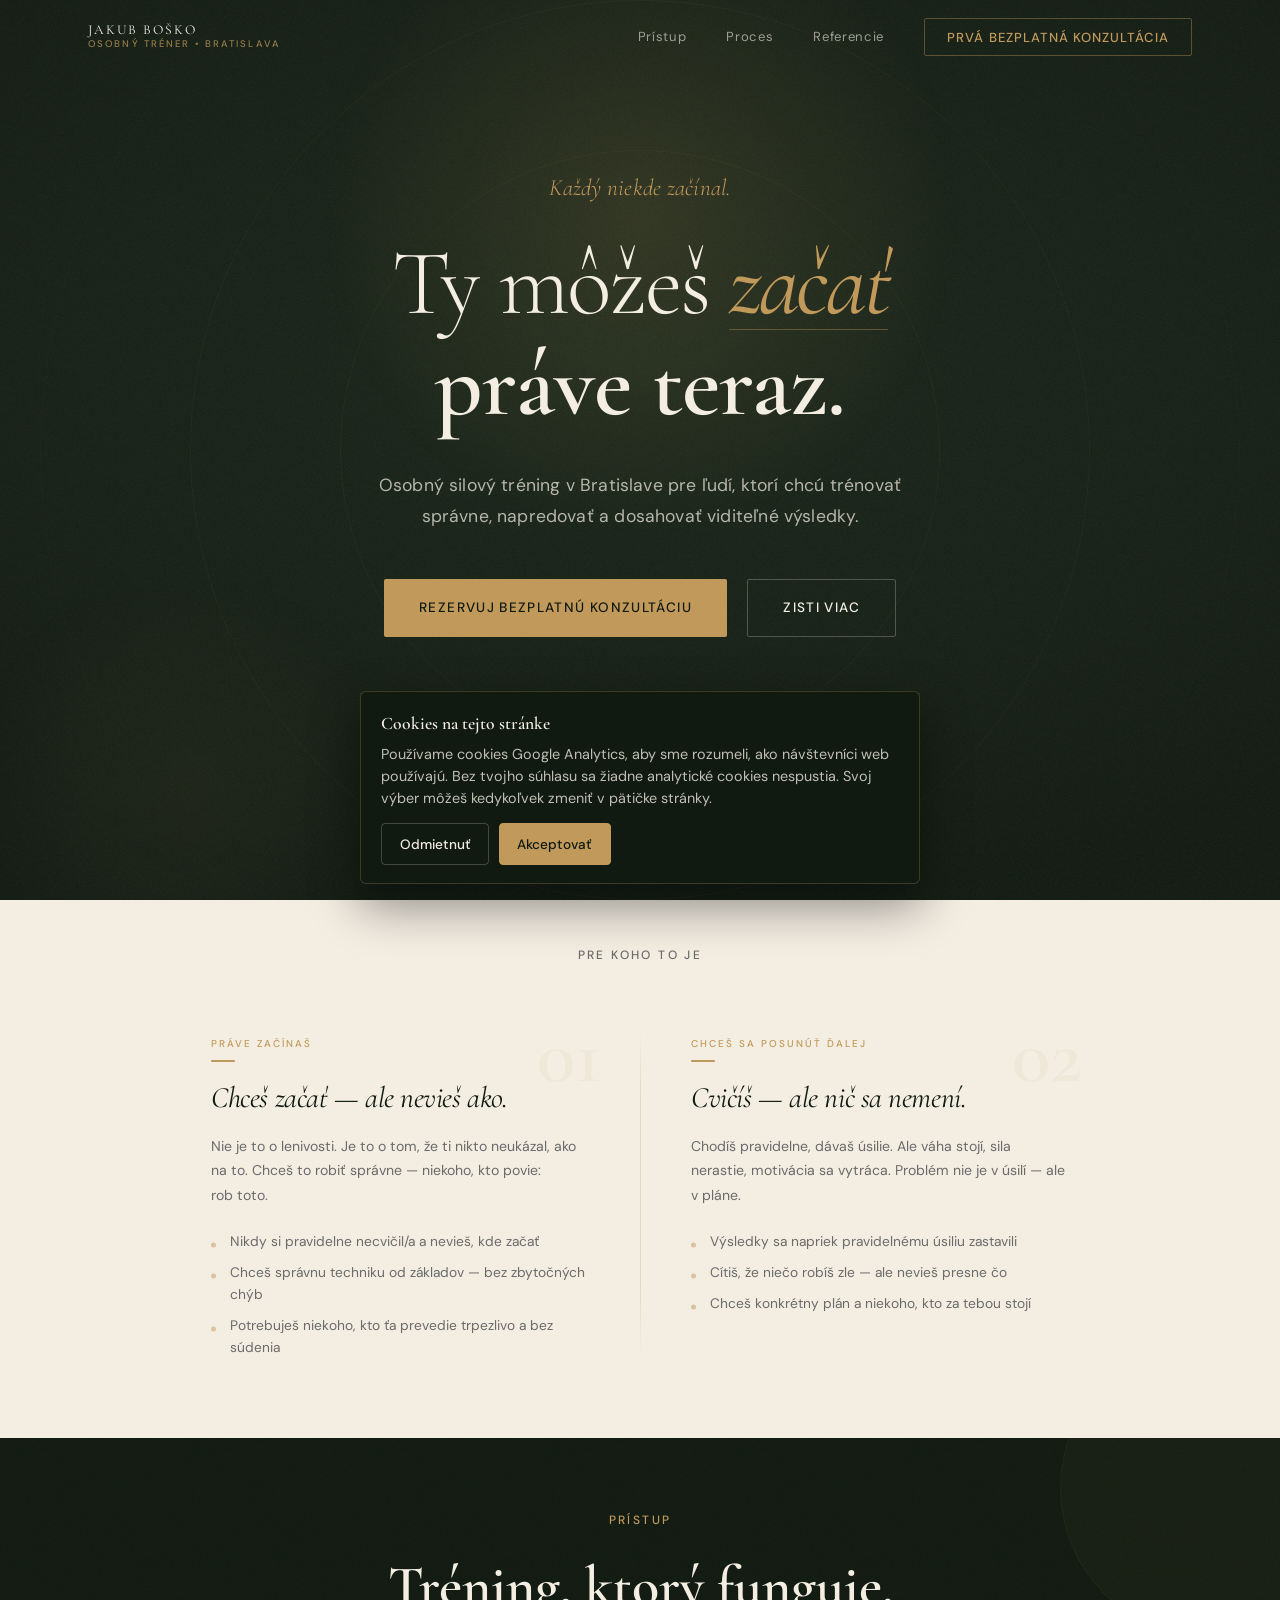
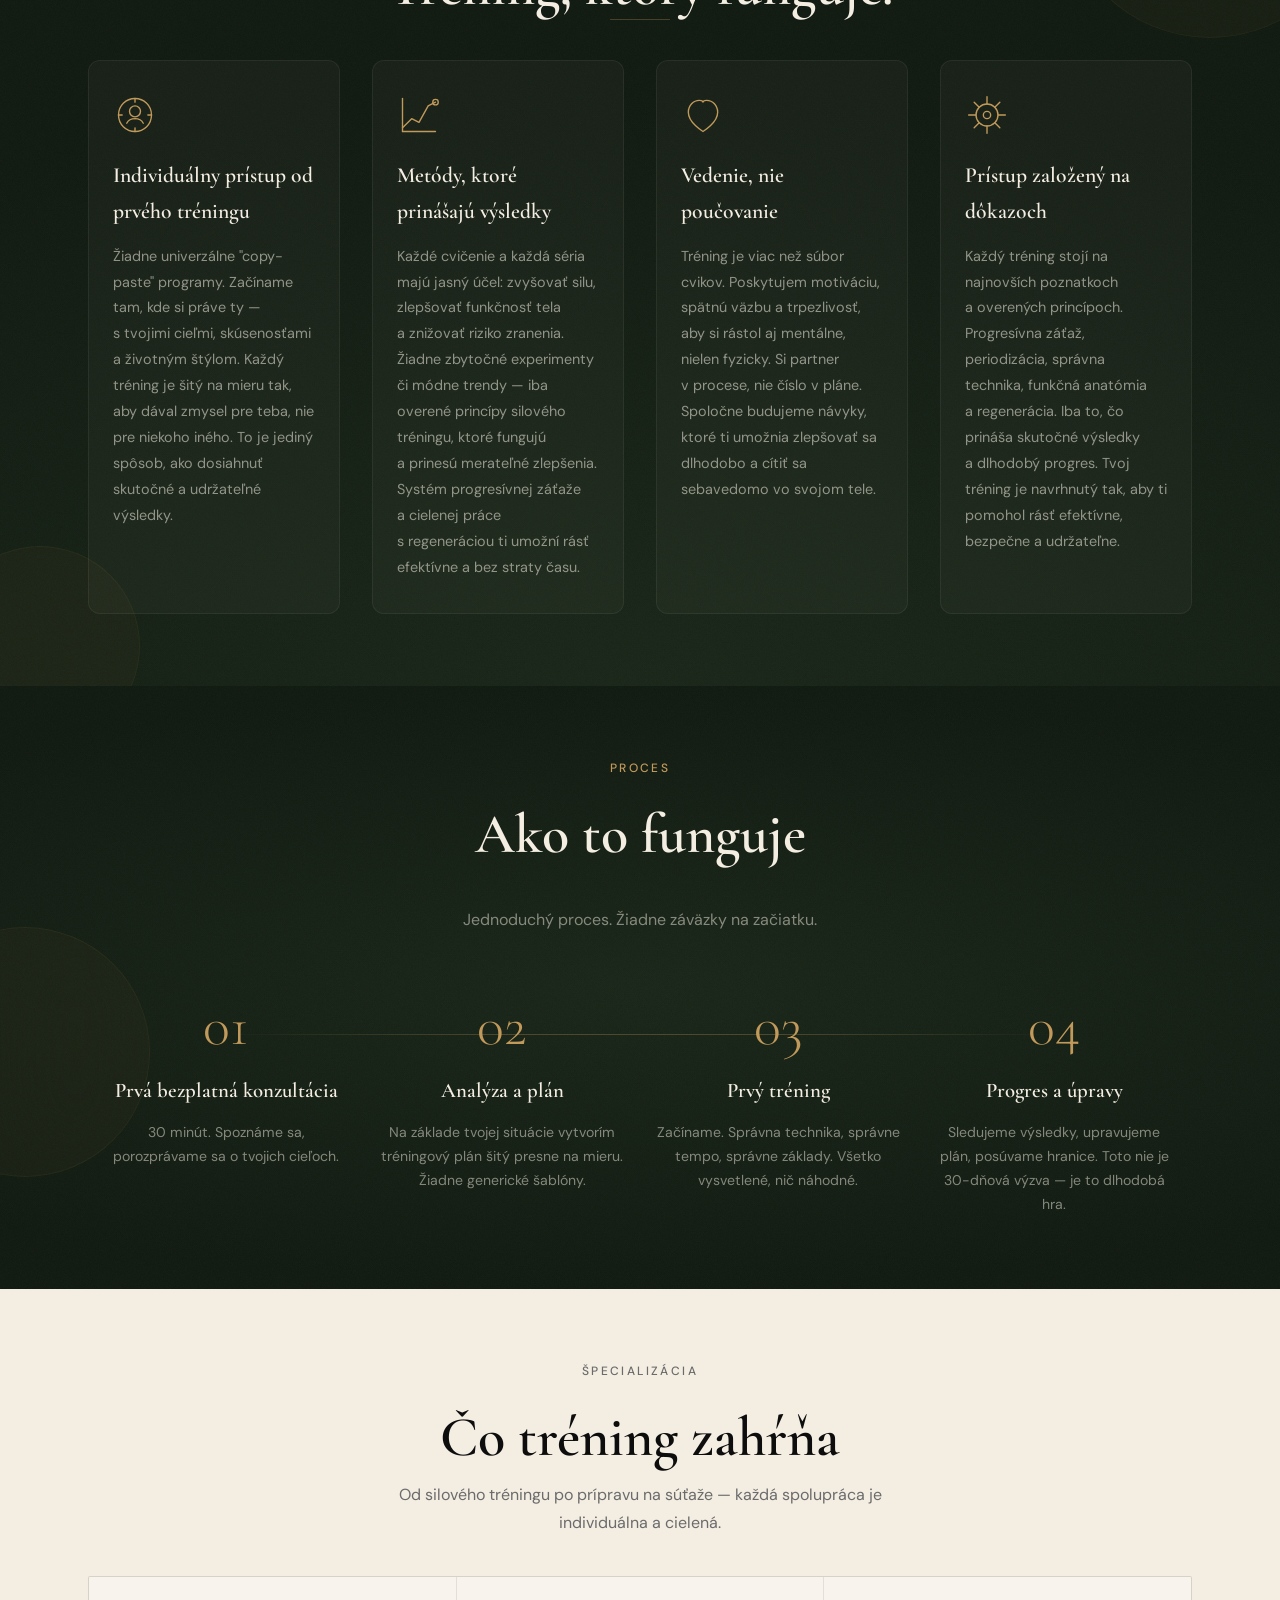
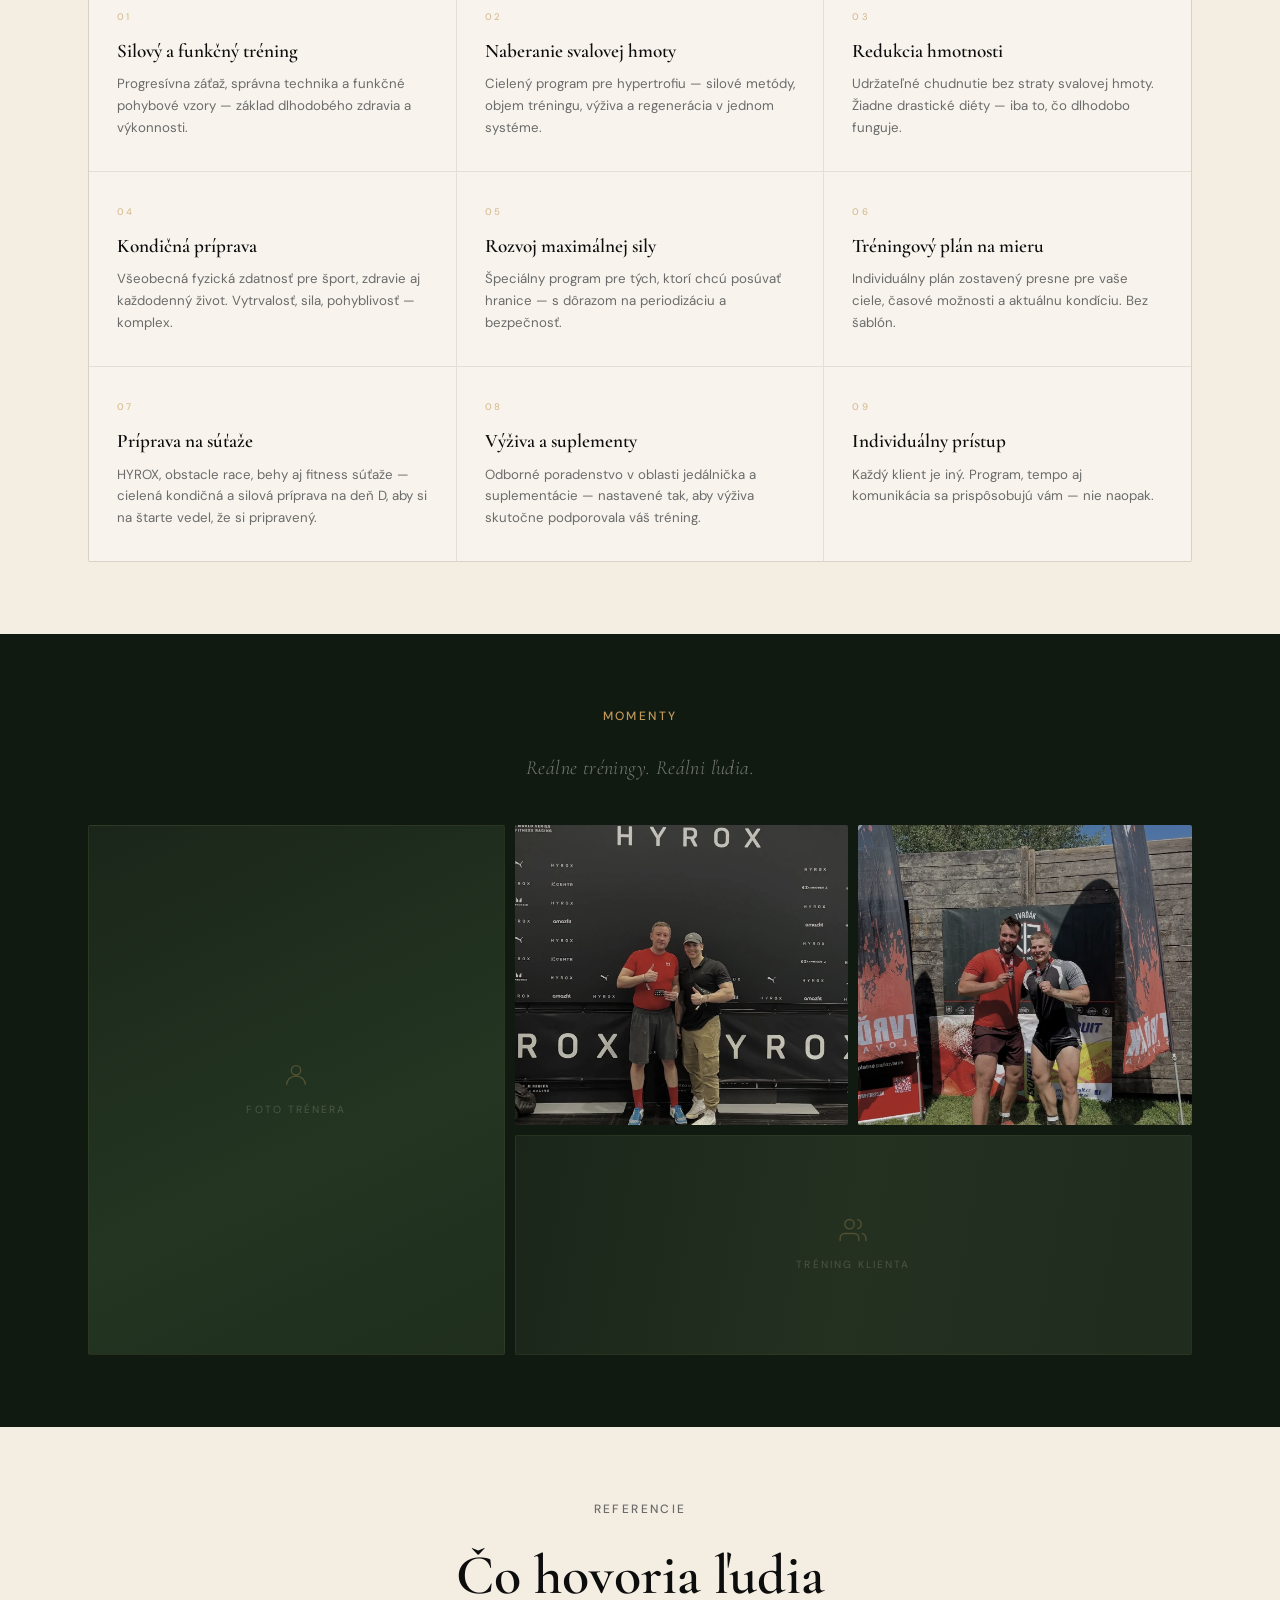
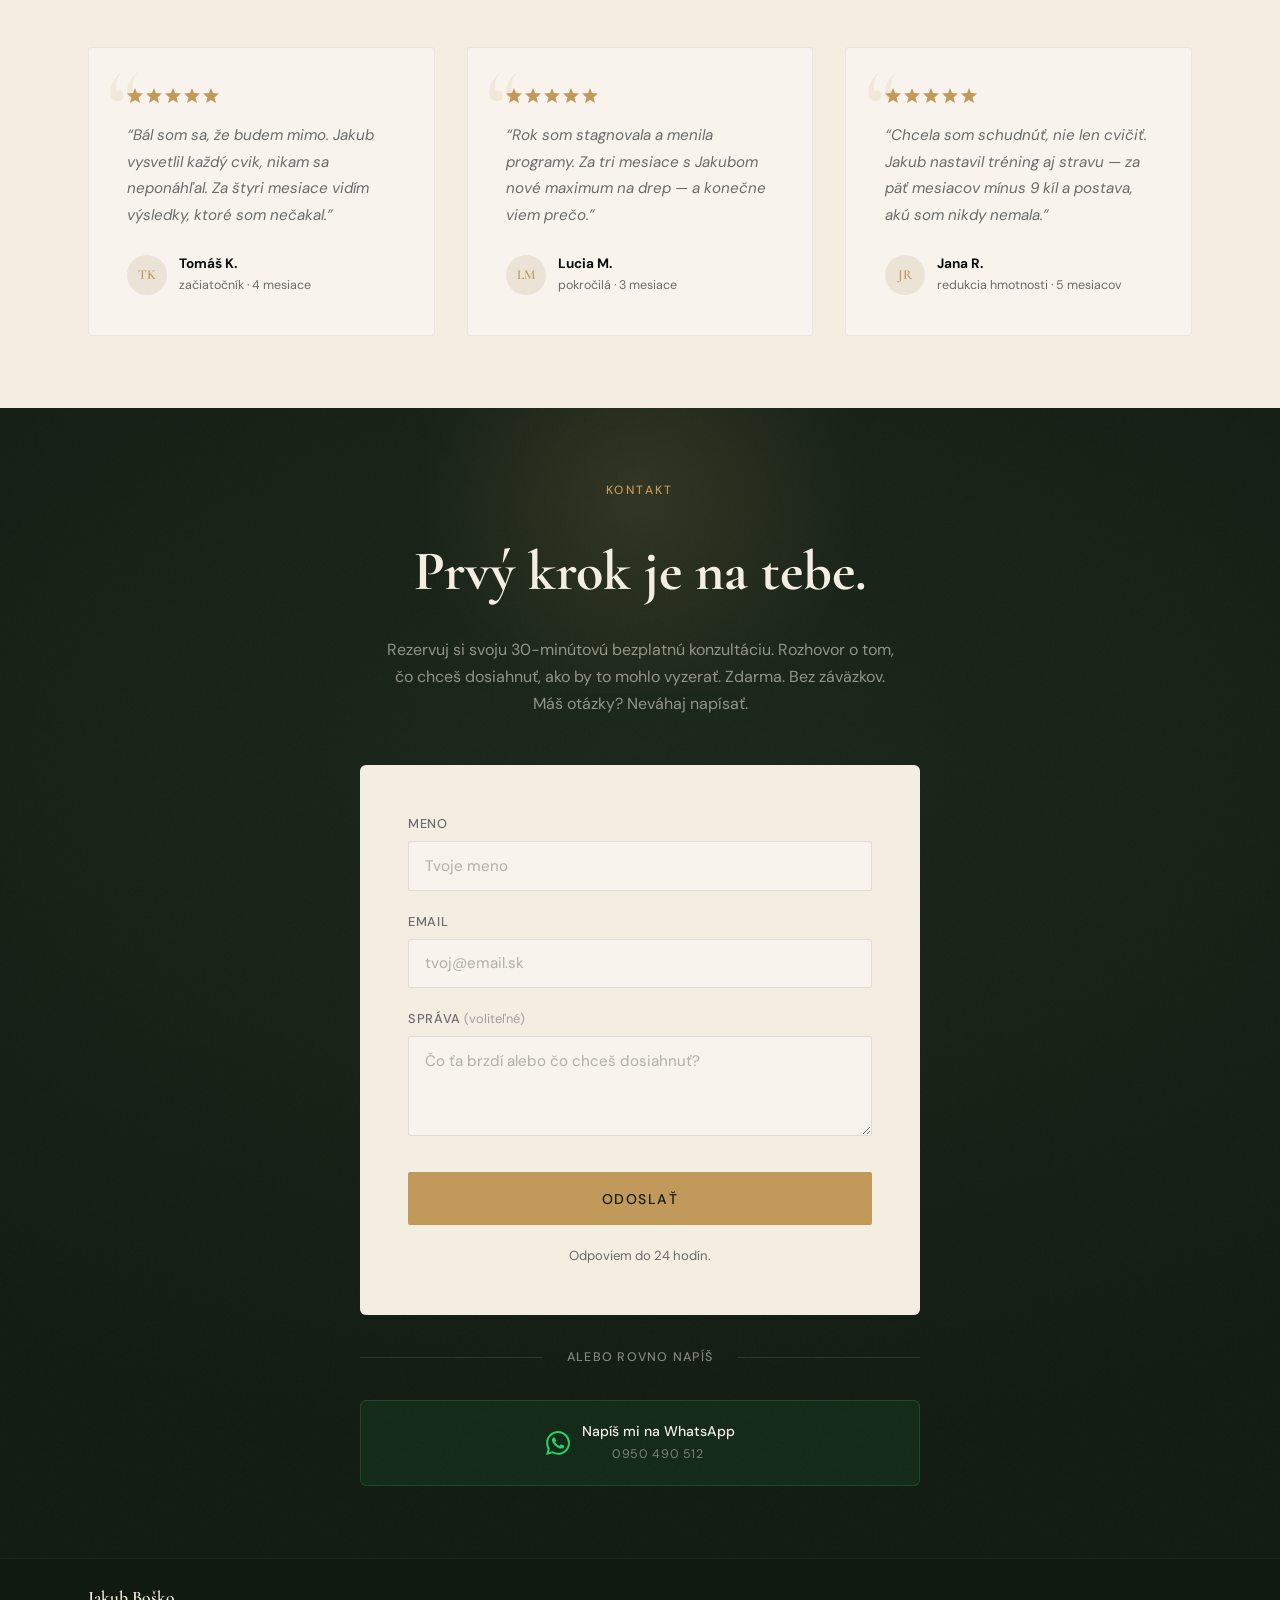
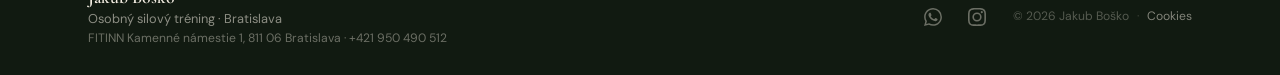
<file: index.html>
<!DOCTYPE html>
<html lang="sk">
<head>
  <meta charset="UTF-8">

  <!-- ★ Google Consent Mode v2 — default DENIED, kým používateľ nedá súhlas (GDPR/ePrivacy) -->
  <script>
    window.dataLayer = window.dataLayer || [];
    function gtag(){dataLayer.push(arguments);}
    gtag('consent', 'default', {
      'ad_storage': 'denied',
      'ad_user_data': 'denied',
      'ad_personalization': 'denied',
      'analytics_storage': 'denied',
      'functionality_storage': 'granted',
      'security_storage': 'granted',
      'wait_for_update': 500
    });
  </script>
  <!-- Google tag (gtag.js) — spúšťa sa iba s platným súhlasom (Consent Mode) -->
  <script async src="https://www.googletagmanager.com/gtag/js?id=G-PN215FZCHQ"></script>
  <script>
    gtag('js', new Date());
    gtag('config', 'G-PN215FZCHQ', { 'anonymize_ip': true });
  </script>

  <meta name="viewport" content="width=device-width, initial-scale=1.0">
  <meta name="color-scheme" content="dark light">
  <meta name="theme-color" content="#1a2619">
  <meta name="mobile-web-app-capable" content="yes">
  <meta name="apple-mobile-web-app-capable" content="yes">
  <meta name="apple-mobile-web-app-status-bar-style" content="black-translucent">
  <meta name="apple-mobile-web-app-title" content="Jakub Boško — Tréner">

  <!-- ★ SEO: Primary meta -->
  <title>Osobný tréner Bratislava | Jakub Boško — Silový tréning na mieru</title>
  <meta name="description" content="Osobný tréner Bratislava (FITINN Kamenné nám., Staré Mesto) — silový tréning na mieru pre začiatočníkov aj pokročilých. English speaking. Prvá konzultácia zdarma.">
  <meta name="author" content="Jakub Boško">
  <meta name="robots" content="index, follow, max-snippet:-1, max-image-preview:large, max-video-preview:-1">

  <!-- ★ SEO: Geo / Lokalizácia — FITINN, Kamenné námestie, Bratislava – Staré Mesto -->
  <meta name="geo.region" content="SK-BL">
  <meta name="geo.placename" content="Bratislava – Staré Mesto">
  <meta name="geo.position" content="48.144300;17.114100">
  <meta name="ICBM" content="48.144300, 17.114100">

  <!-- ★ SEO: Canonical — s trailing slash, konzistentné so sitemap -->
  <link rel="canonical" href="https://www.trenerbratislava.sk/">

  <!-- ★ SEO: hreflang — slovenská primárna verzia, x-default na SK -->
  <link rel="alternate" hreflang="sk-SK" href="https://www.trenerbratislava.sk/">
  <link rel="alternate" hreflang="x-default" href="https://www.trenerbratislava.sk/">

  <!-- ★ SEO: Open Graph / Facebook -->
  <meta property="og:type" content="website">
  <meta property="og:locale" content="sk_SK">
  <meta property="og:locale:alternate" content="en_US">
  <meta property="og:title" content="Osobný tréner Bratislava | Jakub Boško — Silový tréning na mieru">
  <meta property="og:description" content="Individuálny silový tréning v Bratislave (FITINN Kamenné nám., Staré Mesto) pre začiatočníkov aj pokročilých. English speaking. Prvá konzultácia zdarma.">
  <meta property="og:site_name" content="Jakub Boško — Osobný tréner Bratislava">
  <meta property="og:url" content="https://www.trenerbratislava.sk/">
  <meta property="og:image" content="https://www.trenerbratislava.sk/images/og-image.jpg">
  <meta property="og:image:secure_url" content="https://www.trenerbratislava.sk/images/og-image.jpg">
  <meta property="og:image:type" content="image/jpeg">
  <meta property="og:image:width" content="1200">
  <meta property="og:image:height" content="630">
  <meta property="og:image:alt" content="Jakub Boško — Osobný tréner Bratislava">

  <!-- ★ SEO: Twitter Card -->
  <meta name="twitter:card" content="summary_large_image">
  <meta name="twitter:title" content="Osobný tréner Bratislava | Jakub Boško">
  <meta name="twitter:description" content="Individuálny silový tréning v Bratislave. Prvá konzultácia zdarma.">
  <meta name="twitter:image" content="https://www.trenerbratislava.sk/images/og-image.jpg">
  <meta name="twitter:image:alt" content="Jakub Boško — Osobný tréner Bratislava">

  <!-- Favicon -->
  <link rel="icon" href="/favicon.ico" sizes="48x48">
  <link rel="icon" href="/images/favicon-32x32.png" sizes="32x32" type="image/png">
  <link rel="icon" href="/images/favicon-48x48.png" sizes="48x48" type="image/png">
  <link rel="apple-touch-icon" href="/images/apple-touch-icon.png">

  <!-- Self-hosted fonty — žiadne externé DNS lookup, okamžité načítanie -->
  <!-- Preload kritických fontov (nad záhybom: headings + body) -->
  <link rel="preload" href="/fonts/cormorant-garamond-600-normal-latin.woff2" as="font" type="font/woff2" crossorigin>
  <link rel="preload" href="/fonts/dm-sans-400-normal-latin.woff2" as="font" type="font/woff2" crossorigin>
  <link rel="preload" href="/fonts/dm-sans-500-normal-latin.woff2" as="font" type="font/woff2" crossorigin>
  <link rel="stylesheet" href="/fonts/fonts.css">

  <!-- ★ SEO: Structured Data — WebSite + WebPage + LocalBusiness + Person + Review + FAQ -->
  <script type="application/ld+json">
  {
    "@context": "https://schema.org",
    "@graph": [

      {
        "@type": "WebSite",
        "@id": "https://www.trenerbratislava.sk/#website",
        "name": "Jakub Boško — Osobný tréner Bratislava",
        "url": "https://www.trenerbratislava.sk/",
        "inLanguage": "sk-SK",
        "publisher": { "@id": "https://www.trenerbratislava.sk/#business" }
      },

      {
        "@type": "WebPage",
        "@id": "https://www.trenerbratislava.sk/#webpage",
        "name": "Osobný tréner Bratislava | Jakub Boško — Silový tréning na mieru",
        "description": "Individuálny silový tréning v Bratislave (FITINN Kamenné nám., Staré Mesto) pre začiatočníkov aj pokročilých. English speaking clients welcome. Prvá konzultácia zdarma.",
        "url": "https://www.trenerbratislava.sk/",
        "inLanguage": "sk-SK",
        "isPartOf": { "@id": "https://www.trenerbratislava.sk/#website" },
        "about": { "@id": "https://www.trenerbratislava.sk/#business" },
        "author": { "@id": "https://www.trenerbratislava.sk/#trainer" },
        "datePublished": "2026-03-20",
        "dateModified": "2026-04-23",
        "primaryImageOfPage": {
          "@type": "ImageObject",
          "url": "https://www.trenerbratislava.sk/images/og-image.jpg",
          "width": 1200,
          "height": 630
        }
      },

      {
        "@type": ["LocalBusiness", "HealthClub"],
        "@id": "https://www.trenerbratislava.sk/#business",
        "name": "Jakub Boško — Osobný tréner Bratislava",
        "alternateName": [
          "Osobný tréner Bratislava",
          "Osobný tréner Staré Mesto",
          "Silový tréning Bratislava",
          "Fitness tréner Bratislava",
          "Kondičný tréner Bratislava",
          "Personal Trainer Bratislava",
          "English Speaking Personal Trainer Bratislava",
          "Strength Coach Bratislava",
          "Fitness Trainer Old Town Bratislava"
        ],
        "description": "Individuálny silový tréning v Bratislave na mieru pre začiatočníkov aj pokročilých. Tréningy prebiehajú v FITINN Kamenné námestie (Staré Mesto). English speaking clients welcome. Prvá konzultácia zdarma.",
        "url": "https://www.trenerbratislava.sk/",
        "telephone": "+421950490512",
        "priceRange": "$$",
        "currenciesAccepted": "EUR",
        "paymentAccepted": "Hotovosť, Bankový prevod",
        "image": "https://www.trenerbratislava.sk/images/og-image.jpg",
        "logo": {
          "@type": "ImageObject",
          "url": "https://www.trenerbratislava.sk/images/og-image.jpg",
          "width": 1200,
          "height": 630
        },
        "founder": { "@id": "https://www.trenerbratislava.sk/#trainer" },
        "areaServed": [
          {
            "@type": "City",
            "name": "Bratislava",
            "addressCountry": "SK"
          },
          {
            "@type": "AdministrativeArea",
            "name": "Bratislava – Staré Mesto",
            "addressCountry": "SK"
          }
        ],
        "address": {
          "@type": "PostalAddress",
          "streetAddress": "Kamenné námestie 1",
          "postalCode": "811 06",
          "addressLocality": "Bratislava – Staré Mesto",
          "addressCountry": "SK",
          "addressRegion": "Bratislavský kraj"
        },
        "containedInPlace": {
          "@type": "SportsActivityLocation",
          "name": "FITINN Kamenné námestie",
          "address": {
            "@type": "PostalAddress",
            "streetAddress": "Kamenné námestie 1",
            "postalCode": "811 06",
            "addressLocality": "Bratislava – Staré Mesto",
            "addressCountry": "SK"
          }
        },
        "geo": {
          "@type": "GeoCoordinates",
          "latitude": "48.144300",
          "longitude": "17.114100"
        },
        "hasMap": "https://share.google/5hYwpJhLHztNqX05v",
        "availableLanguage": ["sk", "en"],
        "openingHoursSpecification": [
          {
            "@type": "OpeningHoursSpecification",
            "dayOfWeek": ["Monday", "Tuesday", "Wednesday", "Thursday", "Friday", "Saturday", "Sunday"],
            "opens": "06:00",
            "closes": "22:00"
          }
        ],
        "aggregateRating": {
          "@type": "AggregateRating",
          "ratingValue": "5",
          "bestRating": "5",
          "worstRating": "1",
          "ratingCount": "3",
          "reviewCount": "3"
        },
        "review": [
          {
            "@type": "Review",
            "author": { "@type": "Person", "name": "Tomáš K." },
            "reviewRating": {
              "@type": "Rating",
              "ratingValue": "5",
              "bestRating": "5"
            },
            "reviewBody": "Bál som sa, že budem mimo. Jakub vysvetlil každý cvik, nikam sa neponáhľal. Za štyri mesiace vidím výsledky, ktoré som nečakal.",
            "datePublished": "2025-12-10"
          },
          {
            "@type": "Review",
            "author": { "@type": "Person", "name": "Lucia M." },
            "reviewRating": {
              "@type": "Rating",
              "ratingValue": "5",
              "bestRating": "5"
            },
            "reviewBody": "Rok som stagnovala a menila programy. Za tri mesiace s Jakubom nové maximum na drep — a konečne viem prečo.",
            "datePublished": "2026-01-08"
          },
          {
            "@type": "Review",
            "author": { "@type": "Person", "name": "Jana R." },
            "reviewRating": {
              "@type": "Rating",
              "ratingValue": "5",
              "bestRating": "5"
            },
            "reviewBody": "Chcela som schudnúť, nie len cvičiť. Jakub nastavil tréning aj stravu — za päť mesiacov mínus 9 kíl a postava, akú som nikdy nemala.",
            "datePublished": "2026-02-14"
          }
        ],
        "sameAs": [
          "https://share.google/5hYwpJhLHztNqX05v",
          "https://www.instagram.com/jakupos/"
        ],
        "hasOfferCatalog": {
          "@type": "OfferCatalog",
          "name": "Tréningové služby — Bratislava",
          "itemListElement": [
            {
              "@type": "Offer",
              "name": "Silový a funkčný tréning Bratislava",
              "description": "Individuálny silový a funkčný tréning na mieru v Bratislave. Progresívna záťaž, správna technika, merateľné výsledky.",
              "areaServed": "Bratislava"
            },
            {
              "@type": "Offer",
              "name": "Kondičná príprava Bratislava",
              "description": "Kondičná príprava a všeobecná fyzická zdatnosť — pre šport, zdravie aj každodenný život.",
              "areaServed": "Bratislava"
            },
            {
              "@type": "Offer",
              "name": "Rozvoj maximálnej sily",
              "description": "Špeciálny program zameraný na rozvoj maximálnej sily s dôrazom na techniku, periodizáciu a bezpečnosť.",
              "areaServed": "Bratislava"
            },
            {
              "@type": "Offer",
              "name": "Naberanie svalovej hmoty Bratislava",
              "description": "Tréning a poradenstvo pre efektívne naberanie svalovej hmoty — silové metódy, výživa, regenerácia.",
              "areaServed": "Bratislava"
            },
            {
              "@type": "Offer",
              "name": "Redukcia hmotnosti Bratislava",
              "description": "Tréningový program pre bezpečnú a udržateľnú redukciu hmotnosti bez straty svalovej hmoty.",
              "areaServed": "Bratislava"
            },
            {
              "@type": "Offer",
              "name": "Tréningový plán na mieru",
              "description": "Individuálny tréningový plán navrhnutý presne na vaše ciele, možnosti a životný štýl.",
              "areaServed": "Bratislava"
            },
            {
              "@type": "Offer",
              "name": "Príprava na súťaže vo fitness a kulturistike",
              "description": "Špeciálna príprava pre súťažných športovcov vo fitness a kulturistike — peaking, staging, diéta.",
              "areaServed": "Bratislava"
            },
            {
              "@type": "Offer",
              "name": "Poradenstvo v oblasti výživy a suplementov",
              "description": "Odborné poradenstvo v oblasti výživy, jedálnička a suplementácie pre maximalizáciu tréningových výsledkov.",
              "areaServed": "Bratislava"
            },
            {
              "@type": "Offer",
              "name": "Bezplatná úvodná konzultácia",
              "description": "30-minútová bezplatná konzultácia — bez záväzkov. Preberieme vaše ciele a navrhneme postup.",
              "price": "0",
              "priceCurrency": "EUR",
              "areaServed": "Bratislava"
            }
          ]
        },
        "knowsAbout": [
          "osobný tréning Bratislava",
          "silový tréning",
          "funkčný tréning",
          "kondičná príprava",
          "naberanie svalovej hmoty",
          "redukcia hmotnosti",
          "rozvoj maximálnej sily",
          "príprava na súťaže fitness",
          "príprava na kulturistiku",
          "poradenstvo výživa suplementy",
          "tréningový plán na mieru",
          "fitness tréning Bratislava",
          "progresívna záťaž",
          "periodizácia",
          "regenerácia",
          "funkčná anatómia",
          "tréning pre začiatočníkov",
          "kondičný tréner Bratislava"
        ]
      },

      {
        "@type": "Person",
        "@id": "https://www.trenerbratislava.sk/#trainer",
        "name": "Jakub Boško",
        "givenName": "Jakub",
        "familyName": "Boško",
        "jobTitle": "Osobný tréner · Kondičný tréner",
        "description": "Kondičný tréner s akademickým vzdelaním z Fakulty telesnej výchovy a športu Univerzity Komenského v Bratislave. Špecializácia na silový tréning, kondičnú prípravu, prácu so začiatočníkmi a postupný dlhodobý progres. English speaking clients welcome.",
        "url": "https://www.trenerbratislava.sk/",
        "telephone": "+421950490512",
        "image": "https://www.trenerbratislava.sk/images/og-image.jpg",
        "worksFor": { "@id": "https://www.trenerbratislava.sk/#business" },
        "alumniOf": {
          "@type": "CollegeOrUniversity",
          "name": "Fakulta telesnej výchovy a športu, Univerzita Komenského v Bratislave",
          "sameAs": "https://www.fsport.uniba.sk/"
        },
        "hasCredential": [
          {
            "@type": "EducationalOccupationalCredential",
            "credentialCategory": "degree",
            "educationalLevel": "Bakalár (Bc.)",
            "name": "Bc. Kondičné trénerstvo",
            "recognizedBy": {
              "@type": "CollegeOrUniversity",
              "name": "Fakulta telesnej výchovy a športu, Univerzita Komenského v Bratislave"
            }
          }
        ],
        "knowsLanguage": ["sk", "en"],
        "sameAs": [
          "https://share.google/5hYwpJhLHztNqX05v",
          "https://www.instagram.com/jakupos/"
        ],
        "knowsAbout": [
          "silový tréning", "kondičná príprava", "fyziológia športu", "periodizácia",
          "progresívna záťaž", "korekcia techniky", "strength training",
          "personal training", "fitness coaching"
        ]
      },

      {
        "@type": "FAQPage",
        "mainEntity": [
          {
            "@type": "Question",
            "name": "Koľko stojí osobný tréner v Bratislave?",
            "acceptedAnswer": {
              "@type": "Answer",
              "text": "Ceny osobného tréningu v Bratislave sa líšia podľa skúseností trénera a frekvencie tréningov. Prvá konzultácia s Jakubom Boškom je vždy zdarma — môžete sa dohodnúť na podmienkach bez akýchkoľvek záväzkov."
            }
          },
          {
            "@type": "Question",
            "name": "Je osobný tréning v Bratislave vhodný pre úplných začiatočníkov?",
            "acceptedAnswer": {
              "@type": "Answer",
              "text": "Áno, osobný tréning je ideálny práve pre začiatočníkov. Program začína od vašej aktuálnej úrovne — žiadne predchádzajúce skúsenosti s cvičením nie sú potrebné. Každý niekde začínal."
            }
          },
          {
            "@type": "Question",
            "name": "Kde prebieha tréning v Bratislave?",
            "acceptedAnswer": {
              "@type": "Answer",
              "text": "Tréningy prebiehajú v FITINN Kamenné námestie v Bratislave – Starom Meste. Lokalita je ľahko dostupná MHD aj autom, v centre mesta. Presný čas dohodujeme individuálne pri úvodnej konzultácii podľa vašich možností a preferencií."
            }
          },
          {
            "@type": "Question",
            "name": "Ako dlho trvá prvá bezplatná konzultácia?",
            "acceptedAnswer": {
              "@type": "Answer",
              "text": "Prvá bezplatná konzultácia trvá 30 minút. Preberieme vaše aktuálne možnosti, ciele a navrhneme ďalší postup — úplne zdarma a bez akýchkoľvek záväzkov."
            }
          },
          {
            "@type": "Question",
            "name": "Aký je rozdiel medzi osobným trénerom a cvičením v bežnej fitnes posilňovni v Bratislave?",
            "acceptedAnswer": {
              "@type": "Answer",
              "text": "Osobný tréner v Bratislave vám poskytne individuálny program, korekciu techniky, motiváciu a pravidelnú spätnú väzbu — čo v bežnej posilňovni nedostanete. Výsledky sú rýchlejšie, bezpečnejšie a dlhodobejšie udržateľné."
            }
          },
          {
            "@type": "Question",
            "name": "Čo je súčasťou osobného silového tréningu?",
            "acceptedAnswer": {
              "@type": "Answer",
              "text": "Osobný silový tréning v Bratislave zahŕňa individuálny tréningový plán, detailnú korekciu techniky, progresívnu záťaž, periodizáciu a pravidelnú spätnú väzbu. Každý program vychádza z overených vedeckých princípov."
            }
          },
          {
            "@type": "Question",
            "name": "Ponúka Jakub Boško kondičnú prípravu a funkčný tréning?",
            "acceptedAnswer": {
              "@type": "Answer",
              "text": "Áno. Okrem silového tréningu ponúka Jakub Boško kondičnú prípravu, funkčný tréning, rozvoj maximálnej sily aj programy pre naberanie svalovej hmoty alebo redukciu hmotnosti — všetko individuálne na mieru v Bratislave."
            }
          },
          {
            "@type": "Question",
            "name": "Je možné sa pripraviť na fitness alebo kulturistické súťaže v Bratislave?",
            "acceptedAnswer": {
              "@type": "Answer",
              "text": "Áno, Jakub Boško poskytuje špeciálnu prípravu na súťaže vo fitness a kulturistike. Program zahŕňa peaking, periodizáciu, predťažobný tréning a diétnu prípravu — individuálne nastavené podľa vašej kategórie a termínu súťaže."
            }
          },
          {
            "@type": "Question",
            "name": "Zahŕňa tréning aj poradenstvo v oblasti výživy a suplementov?",
            "acceptedAnswer": {
              "@type": "Answer",
              "text": "Áno. Súčasťou spolupráce je odborné poradenstvo v oblasti výživy a suplementácie. Výživa a tréning spolu úzko súvisia — spoločne nastavíme jedálniček a suplementáciu tak, aby podporovali vaše konkrétne ciele."
            }
          },
          {
            "@type": "Question",
            "name": "Ako funguje tréningový plán na mieru od osobného trénera v Bratislave?",
            "acceptedAnswer": {
              "@type": "Answer",
              "text": "Tréningový plán na mieru začína úvodnou konzultáciou, kde sa preberú vaše ciele, zdravotný stav a skúsenosti. Na základe toho Jakub Boško navrhne individuálny program — bez generických šablón, postavený presne na vás."
            }
          }
        ]
      },

      {
        "@type": "Service",
        "@id": "https://www.trenerbratislava.sk/#service-silovy-funkcny",
        "name": "Silový a funkčný tréning Bratislava",
        "serviceType": "Personal Strength and Functional Training",
        "category": "Silový tréning",
        "provider": { "@id": "https://www.trenerbratislava.sk/#business" },
        "areaServed": { "@type": "City", "name": "Bratislava", "addressCountry": "SK" },
        "availableChannel": {
          "@type": "ServiceChannel",
          "serviceLocation": { "@id": "https://www.trenerbratislava.sk/#business" }
        },
        "description": "Individuálny silový a funkčný tréning na mieru v Bratislave — FITINN Kamenné námestie. Progresívna záťaž, správna technika, merateľné výsledky."
      },
      {
        "@type": "Service",
        "@id": "https://www.trenerbratislava.sk/#service-kondicna-priprava",
        "name": "Kondičná príprava Bratislava",
        "serviceType": "Strength and Conditioning Coaching",
        "category": "Kondičná príprava",
        "provider": { "@id": "https://www.trenerbratislava.sk/#business" },
        "areaServed": { "@type": "City", "name": "Bratislava", "addressCountry": "SK" },
        "description": "Kondičná príprava a všeobecná fyzická zdatnosť pre šport, zdravie aj každodenný život — v Bratislave, Staré Mesto."
      },
      {
        "@type": "Service",
        "@id": "https://www.trenerbratislava.sk/#service-max-sila",
        "name": "Rozvoj maximálnej sily Bratislava",
        "serviceType": "Maximal Strength Training",
        "category": "Silový tréning",
        "provider": { "@id": "https://www.trenerbratislava.sk/#business" },
        "areaServed": { "@type": "City", "name": "Bratislava", "addressCountry": "SK" },
        "description": "Špeciálny program zameraný na rozvoj maximálnej sily s dôrazom na techniku, periodizáciu a bezpečnosť."
      },
      {
        "@type": "Service",
        "@id": "https://www.trenerbratislava.sk/#service-naberanie",
        "name": "Naberanie svalovej hmoty Bratislava",
        "serviceType": "Muscle Hypertrophy Coaching",
        "category": "Naberanie svalovej hmoty",
        "provider": { "@id": "https://www.trenerbratislava.sk/#business" },
        "areaServed": { "@type": "City", "name": "Bratislava", "addressCountry": "SK" },
        "description": "Tréning a poradenstvo pre efektívne naberanie svalovej hmoty — silové metódy, výživa, regenerácia."
      },
      {
        "@type": "Service",
        "@id": "https://www.trenerbratislava.sk/#service-redukcia",
        "name": "Redukcia hmotnosti Bratislava",
        "serviceType": "Weight Loss Coaching",
        "category": "Redukcia hmotnosti",
        "provider": { "@id": "https://www.trenerbratislava.sk/#business" },
        "areaServed": { "@type": "City", "name": "Bratislava", "addressCountry": "SK" },
        "description": "Tréningový program pre bezpečnú a udržateľnú redukciu hmotnosti bez straty svalovej hmoty."
      },
      {
        "@type": "Service",
        "@id": "https://www.trenerbratislava.sk/#service-plan-na-mieru",
        "name": "Tréningový plán na mieru Bratislava",
        "serviceType": "Custom Training Plan",
        "category": "Tréningový plán",
        "provider": { "@id": "https://www.trenerbratislava.sk/#business" },
        "areaServed": { "@type": "City", "name": "Bratislava", "addressCountry": "SK" },
        "description": "Individuálny tréningový plán navrhnutý presne na vaše ciele, možnosti a životný štýl."
      },
      {
        "@type": "Service",
        "@id": "https://www.trenerbratislava.sk/#service-priprava-sutaze",
        "name": "Príprava na súťaže vo fitness a kulturistike Bratislava",
        "serviceType": "Fitness and Bodybuilding Competition Prep",
        "category": "Súťažná príprava",
        "provider": { "@id": "https://www.trenerbratislava.sk/#business" },
        "areaServed": { "@type": "City", "name": "Bratislava", "addressCountry": "SK" },
        "description": "Špeciálna príprava pre súťažných športovcov — peaking, staging, diétna príprava, periodizácia."
      },
      {
        "@type": "Service",
        "@id": "https://www.trenerbratislava.sk/#service-vyziva",
        "name": "Poradenstvo v oblasti výživy a suplementov",
        "serviceType": "Nutrition and Supplementation Consulting",
        "category": "Výživa",
        "provider": { "@id": "https://www.trenerbratislava.sk/#business" },
        "areaServed": { "@type": "City", "name": "Bratislava", "addressCountry": "SK" },
        "description": "Odborné poradenstvo v oblasti výživy, jedálnička a suplementácie pre maximalizáciu tréningových výsledkov."
      },
      {
        "@type": "Service",
        "@id": "https://www.trenerbratislava.sk/#service-konzultacia",
        "name": "Bezplatná úvodná konzultácia — osobný tréner Bratislava",
        "serviceType": "Free Introductory Consultation",
        "category": "Konzultácia",
        "provider": { "@id": "https://www.trenerbratislava.sk/#business" },
        "areaServed": { "@type": "City", "name": "Bratislava", "addressCountry": "SK" },
        "description": "30-minútová bezplatná konzultácia — bez záväzkov. Preberieme vaše ciele a navrhneme postup.",
        "offers": {
          "@type": "Offer",
          "price": "0",
          "priceCurrency": "EUR",
          "availability": "https://schema.org/InStock"
        }
      }

    ]
  }
  </script>

  <style>
    /* ========================================
       CSS RESET & CUSTOM PROPERTIES
       ======================================== */
    *, *::before, *::after {
      margin: 0;
      padding: 0;
      box-sizing: border-box;
    }

    :root {
      /* Primárne */
      --color-deep:        #111a11;
      --color-dark:        #1a2619;
      --color-dark-mid:    #1f2e1d;

      /* Svetlé */
      --color-cream:       #f3ede2;
      --color-cream-soft:  #ebe4d6;
      --color-warm:        #f8f4ed;

      /* Akcent */
      --color-accent:      #c19a5b;
      --color-accent-light:#d4b07a;
      --color-accent-glow: rgba(193, 154, 91, 0.15);

      /* Text */
      --color-text-dark:   #0d0d0d;
      --color-text-light:  #f3ede2;
      --color-text-muted:  #6b6b6b;

      /* Typografia */
      --font-serif:   'Cormorant Garamond', Georgia, 'Times New Roman', serif;
      --font-sans:    'DM Sans', 'Segoe UI', system-ui, sans-serif;

      /* Easing */
      --ease-luxury:  cubic-bezier(0.16, 1, 0.3, 1);

      /* Rozmery */
      --container-max: 1200px;
      --section-pad-y: clamp(3.5rem, 8vh, 6.5rem);
      --section-pad-x: clamp(1.25rem, 5vw, 3rem);

      /* Navigácia */
      --nav-height: 72px;
    }

    html {
      scroll-behavior: smooth;
      -webkit-text-size-adjust: 100%;
    }

    body {
      font-family: var(--font-sans);
      font-size: 1rem;
      line-height: 1.7;
      color: var(--color-text-dark);
      background-color: var(--color-cream);
      overflow-x: hidden;
      -webkit-font-smoothing: antialiased;
      -moz-osx-font-smoothing: grayscale;
    }

    /* ========================================
       UTILITY
       ======================================== */
    .container {
      max-width: var(--container-max);
      margin: 0 auto;
      padding-left: var(--section-pad-x);
      padding-right: var(--section-pad-x);
    }

    .section-label {
      font-family: var(--font-sans);
      font-size: 0.75rem;
      font-weight: 500;
      letter-spacing: 0.2em;
      text-transform: uppercase;
      margin-bottom: 1.5rem;
    }

    .section-label--light {
      color: var(--color-accent);
    }

    .section-label--dark {
      color: var(--color-text-muted);
    }

    .section-headline {
      font-family: var(--font-serif);
      font-weight: 600;
      line-height: 1.15;
      font-size: clamp(2rem, 5vw, 3.5rem);
    }

    .section-headline--light {
      color: var(--color-text-light);
    }

    .section-headline--dark {
      color: var(--color-text-dark);
    }

    /* Scroll-driven reveal animations */
    .reveal {
      opacity: 0;
      transform: translateY(40px);
      transition: opacity 0.9s var(--ease-luxury), transform 0.9s var(--ease-luxury);
    }

    .reveal.visible {
      opacity: 1;
      transform: translateY(0);
    }

    .reveal-delay-1 { transition-delay: 0.1s; }
    .reveal-delay-2 { transition-delay: 0.2s; }
    .reveal-delay-3 { transition-delay: 0.3s; }
    .reveal-delay-4 { transition-delay: 0.4s; }

    /* Screen-reader only — visually hidden but accessible */
    .sr-only {
      position: absolute;
      width: 1px;
      height: 1px;
      padding: 0;
      margin: -1px;
      overflow: hidden;
      clip: rect(0, 0, 0, 0);
      white-space: nowrap;
      border: 0;
    }

    /* Skip-to-content — pre keyboard navigáciu */
    .skip-link {
      position: absolute;
      top: -100%;
      left: 1rem;
      z-index: 9999;
      padding: 0.75rem 1.5rem;
      background: var(--color-accent);
      color: var(--color-deep);
      font-family: var(--font-sans);
      font-size: 0.875rem;
      font-weight: 600;
      text-decoration: none;
      border-radius: 2px;
      transition: top 0.2s;
    }

    .skip-link:focus {
      top: 1rem;
    }

    /* Reduced motion */
    @media (prefers-reduced-motion: reduce) {
      .reveal {
        opacity: 1;
        transform: none;
        transition: none;
      }
      html { scroll-behavior: auto; }
      .hero__scroll-indicator { animation: none; }
      .intro-curtain { display: none; }
      .hero__ring,
      .hero::before,
      .hero .hero__glow,
      .hero__tagline,
      .hero__pretitle,
      .hero__title,
      .hero__subtitle,
      .hero__ctas,
      .hero__stats {
        opacity: 1;
        transform: none;
        animation: none;
      }
      .hero__ring { transform: translate(-50%, -50%); }
    }

    /* ========================================
       NOISE TEXTURE OVERLAY (reusable)
       ======================================== */
    .noise-overlay::after {
      content: '';
      position: absolute;
      inset: 0;
      opacity: 0.035;
      pointer-events: none;
      background-image: url("data:image/svg+xml,%3Csvg viewBox='0 0 256 256' xmlns='http://www.w3.org/2000/svg'%3E%3Cfilter id='n'%3E%3CfeTurbulence type='fractalNoise' baseFrequency='0.9' numOctaves='4' stitchTiles='stitch'/%3E%3C/filter%3E%3Crect width='100%25' height='100%25' filter='url(%23n)'/%3E%3C/svg%3E");
      background-repeat: repeat;
      background-size: 180px 180px;
      z-index: 1;
    }

    /* ========================================
       NAVIGÁCIA
       ======================================== */
    .nav {
      position: fixed;
      top: 0;
      left: 0;
      right: 0;
      z-index: 1000;
      height: var(--nav-height);
      display: flex;
      align-items: center;
      transition: background-color 0.5s var(--ease-luxury),
                  backdrop-filter 0.5s var(--ease-luxury),
                  box-shadow 0.5s var(--ease-luxury);
    }

    .nav--scrolled {
      background-color: rgba(17, 26, 17, 0.92);
      backdrop-filter: blur(20px);
      -webkit-backdrop-filter: blur(20px);
      box-shadow: 0 1px 0 rgba(193, 154, 91, 0.08);
    }

    .nav__inner {
      max-width: var(--container-max);
      margin: 0 auto;
      padding: 0 var(--section-pad-x);
      width: 100%;
      display: flex;
      align-items: center;
      justify-content: space-between;
    }


    .nav__logo {
      display: flex;
      flex-direction: column;
      gap: 0.15rem;
      text-decoration: none;
      position: relative;
      z-index: 1001;
    }

    .nav__logo-name {
      font-family: var(--font-serif);
      font-size: 0.85rem;
      font-weight: 400;
      color: var(--color-text-light);
      letter-spacing: 0.15em;
      text-transform: uppercase;
      line-height: 1;
    }

    .nav__logo-sub {
      font-family: var(--font-sans);
      font-size: 0.6rem;
      font-weight: 500;
      letter-spacing: 0.22em;
      text-transform: uppercase;
      color: var(--color-accent);
      opacity: 0.75;
      line-height: 1;
    }

    .nav__cta {
      font-family: var(--font-sans);
      font-size: 0.82rem;
      font-weight: 500;
      letter-spacing: 0.08em;
      text-transform: uppercase;
      color: var(--color-accent);
      text-decoration: none;
      padding: 0.6rem 1.4rem;
      border: 1px solid rgba(193, 154, 91, 0.4);
      border-radius: 2px;
      transition: all 0.35s var(--ease-luxury);
    }

    .nav__cta:hover,
    .nav__cta:focus-visible {
      background-color: var(--color-accent);
      color: var(--color-deep);
      border-color: var(--color-accent);
    }

    /* Desktop nav links */
    .nav__links {
      display: flex;
      align-items: center;
      gap: 2.5rem;
      list-style: none;
    }

    .nav__link {
      font-family: var(--font-sans);
      font-size: 0.82rem;
      font-weight: 400;
      letter-spacing: 0.05em;
      color: rgba(243, 237, 226, 0.6);
      text-decoration: none;
      transition: color 0.3s var(--ease-luxury);
    }

    .nav__link:hover,
    .nav__link:focus-visible {
      color: var(--color-text-light);
    }

    /* Hamburger */
    .nav__hamburger {
      display: none;
      flex-direction: column;
      justify-content: center;
      align-items: center;
      width: 44px;
      height: 44px;
      background: none;
      border: none;
      cursor: pointer;
      position: relative;
      z-index: 1001;
    }

    .nav__hamburger-line {
      display: block;
      width: 22px;
      height: 1.5px;
      background-color: var(--color-text-light);
      transition: all 0.4s var(--ease-luxury);
    }

    .nav__hamburger-line:nth-child(1) {
      margin-bottom: 6px;
    }

    .nav__hamburger.active .nav__hamburger-line:nth-child(1) {
      transform: rotate(45deg) translate(2.5px, 2.5px);
    }

    .nav__hamburger.active .nav__hamburger-line:nth-child(2) {
      transform: rotate(-45deg) translate(2.5px, -2.5px);
    }

    /* Mobile overlay */
    .nav__overlay {
      position: fixed;
      inset: 0;
      background-color: rgba(17, 26, 17, 0.97);
      backdrop-filter: blur(30px);
      -webkit-backdrop-filter: blur(30px);
      display: flex;
      flex-direction: column;
      align-items: center;
      justify-content: center;
      gap: 2.5rem;
      z-index: 999;
      opacity: 0;
      pointer-events: none;
      transition: opacity 0.5s var(--ease-luxury);
    }

    .nav__overlay.open {
      opacity: 1;
      pointer-events: all;
    }

    .nav__overlay-link {
      font-family: var(--font-serif);
      font-size: clamp(1.8rem, 5vw, 2.5rem);
      font-weight: 300;
      color: var(--color-text-light);
      text-decoration: none;
      opacity: 0;
      transform: translateY(20px);
      transition: opacity 0.5s var(--ease-luxury), transform 0.5s var(--ease-luxury), color 0.3s;
    }

    .nav__overlay.open .nav__overlay-link {
      opacity: 1;
      transform: translateY(0);
    }

    .nav__overlay.open .nav__overlay-link:nth-child(1) { transition-delay: 0.1s; }
    .nav__overlay.open .nav__overlay-link:nth-child(2) { transition-delay: 0.15s; }
    .nav__overlay.open .nav__overlay-link:nth-child(3) { transition-delay: 0.2s; }
    .nav__overlay.open .nav__overlay-link:nth-child(4) { transition-delay: 0.25s; }
    .nav__overlay.open .nav__overlay-link:nth-child(5) { transition-delay: 0.3s; }
    .nav__overlay.open .nav__overlay-link:nth-child(6) { transition-delay: 0.35s; }

    .nav__overlay-link:hover {
      color: var(--color-accent);
    }

    @media (max-width: 767px) {
      .nav__links { display: none; }
      .nav__hamburger { display: flex; }

      .nav__logo-name { font-size: 0.75rem; letter-spacing: 0.1em; }
      .nav__logo-sub { font-size: 0.55rem; letter-spacing: 0.18em; }
    }

    /* ========================================
       INTRO CURTAIN — cinematic reveal
       ======================================== */
    .intro-curtain {
      position: fixed;
      inset: 0;
      z-index: 10000;
      background: var(--color-deep);
      display: flex;
      align-items: center;
      justify-content: center;
      pointer-events: all;
    }

    .intro-curtain__title {
      font-family: var(--font-serif);
      font-size: clamp(1.4rem, 3vw, 2rem);
      font-weight: 600;
      color: var(--color-accent);
      letter-spacing: 0.05em;
      opacity: 0;
      transform: scale(0.95);
      animation: introLogoIn 0.8s var(--ease-luxury) 0.2s forwards;
    }

    .intro-curtain__line {
      display: block;
      width: 0;
      height: 1px;
      background: var(--color-accent);
      margin: 0.6rem auto;
      animation: introLineExpand 0.6s var(--ease-luxury) 0.6s forwards;
    }

    .intro-curtain__name {
      font-family: var(--font-sans);
      font-size: clamp(0.7rem, 1.5vw, 0.85rem);
      font-weight: 500;
      letter-spacing: 0.2em;
      text-transform: uppercase;
      color: rgba(243, 237, 226, 0.4);
      opacity: 0;
      transform: translateY(8px);
      animation: introLogoIn 0.7s var(--ease-luxury) 0.5s forwards;
    }

    @keyframes introLogoIn {
      to { opacity: 1; transform: scale(1); }
    }

    @keyframes introLineExpand {
      to { width: 60px; }
    }

    .intro-curtain.exit {
      animation: curtainExit 0.7s var(--ease-luxury) forwards;
    }

    @keyframes curtainExit {
      0% { opacity: 1; }
      100% { opacity: 0; pointer-events: none; }
    }

    .intro-curtain.done {
      display: none;
    }

    /* ========================================
       HERO SEKCIA
       ======================================== */
    .hero {
      position: relative;
      min-height: 100vh;
      display: flex;
      align-items: center;
      justify-content: center;
      text-align: center;
      padding-top: var(--nav-height);
      background: radial-gradient(ellipse 80% 60% at 50% 40%, var(--color-dark) 0%, var(--color-deep) 100%);
      overflow: hidden;
    }

    /* Accent glow — top, animated burst */
    .hero::before {
      content: '';
      position: absolute;
      top: -15%;
      left: 50%;
      transform: translateX(-50%) scale(0.6);
      width: 700px;
      height: 700px;
      background: radial-gradient(circle, var(--color-accent-glow) 0%, transparent 65%);
      pointer-events: none;
      z-index: 1;
      opacity: 0;
      animation: glowBurst 2.5s var(--ease-luxury) 1.4s forwards;
    }

    @keyframes glowBurst {
      0% { opacity: 0; transform: translateX(-50%) scale(0.4); }
      60% { opacity: 1; transform: translateX(-50%) scale(1.1); }
      100% { opacity: 1; transform: translateX(-50%) scale(1); }
    }

    /* Secondary glow — bottom left */
    .hero .hero__glow {
      position: absolute;
      bottom: -10%;
      left: -5%;
      width: 500px;
      height: 400px;
      background: radial-gradient(circle, rgba(193, 154, 91, 0.06) 0%, transparent 70%);
      pointer-events: none;
      z-index: 0;
      opacity: 0;
      animation: heroFadeIn 2s var(--ease-luxury) 2s forwards;
    }

    .hero__content {
      position: relative;
      z-index: 2;
      padding: 0 var(--section-pad-x);
      max-width: 800px;
    }

    .hero__pretitle {
      font-family: var(--font-serif);
      font-size: clamp(1.05rem, 2.5vw, 1.45rem);
      font-weight: 300;
      font-style: italic;
      color: var(--color-accent);
      margin-bottom: 1.6rem;
      letter-spacing: 0.01em;
      opacity: 0;
      transform: translateY(20px);
      animation: heroFadeIn 1.4s var(--ease-luxury) 1.8s forwards;
    }

    .hero__title {
      font-family: var(--font-serif);
      font-size: clamp(3rem, 8vw, 5.8rem);
      font-weight: 300;
      color: var(--color-text-light);
      line-height: 1.08;
      margin-bottom: 2.2rem;
      letter-spacing: -0.025em;
      opacity: 0;
      transform: translateY(20px);
      animation: heroFadeIn 1.4s var(--ease-luxury) 2.1s forwards;
    }

    .hero__title em {
      font-style: italic;
      font-weight: 400;
      color: var(--color-accent);
      position: relative;
      display: inline-block;
    }

    .hero__title em::after {
      content: '';
      position: absolute;
      left: 0;
      bottom: 0.05em;
      width: 100%;
      height: 1px;
      background: var(--color-accent);
      opacity: 0.4;
      transform: scaleX(0);
      transform-origin: left;
      animation: underlineReveal 1s var(--ease-luxury) 3s forwards;
    }

    .hero__title-accent {
      font-weight: 600;
      letter-spacing: -0.01em;
    }

    @keyframes underlineReveal {
      to { transform: scaleX(1); }
    }

    .hero__subtitle {
      font-family: var(--font-sans);
      font-size: clamp(0.95rem, 2vw, 1.1rem);
      color: rgba(243, 237, 226, 0.72);
      max-width: 560px;
      margin: 0 auto 3rem;
      line-height: 1.75;
      letter-spacing: 0.01em;
      opacity: 0;
      transform: translateY(20px);
      animation: heroFadeIn 1.4s var(--ease-luxury) 2.5s forwards;
    }

    .hero__ctas {
      display: flex;
      gap: 1.25rem;
      justify-content: center;
      flex-wrap: wrap;
      opacity: 0;
      transform: translateY(20px);
      animation: heroFadeIn 1.4s var(--ease-luxury) 2.9s forwards;
    }

    @keyframes heroFadeIn {
      to {
        opacity: 1;
        transform: translateY(0);
      }
    }

    /* CTA buttons */
    .btn {
      display: inline-flex;
      align-items: center;
      justify-content: center;
      font-family: var(--font-sans);
      font-size: 0.85rem;
      font-weight: 500;
      letter-spacing: 0.1em;
      text-transform: uppercase;
      text-decoration: none;
      padding: 1rem 2.2rem;
      border-radius: 2px;
      cursor: pointer;
      transition: all 0.4s var(--ease-luxury);
      border: none;
    }

    .btn--primary {
      background-color: var(--color-accent);
      color: var(--color-deep);
      box-shadow: 0 0 0 0 var(--color-accent-glow);
    }

    .btn--primary:hover,
    .btn--primary:focus-visible {
      background-color: var(--color-accent-light);
      box-shadow: 0 0 40px 8px var(--color-accent-glow);
      transform: translateY(-2px);
    }

    .btn--ghost {
      background: transparent;
      color: var(--color-text-light);
      border: 1px solid rgba(243, 237, 226, 0.25);
    }

    .btn--ghost:hover,
    .btn--ghost:focus-visible {
      border-color: var(--color-text-light);
      background: rgba(243, 237, 226, 0.05);
    }

    /* Hero stats bar */
    .hero__stats {
      display: flex;
      justify-content: center;
      gap: clamp(2rem, 5vw, 4rem);
      margin-top: 3.5rem;
      padding-top: 2.5rem;
      border-top: 1px solid rgba(193, 154, 91, 0.15);
      opacity: 0;
      transform: translateY(30px);
      animation: heroFadeIn 1.4s var(--ease-luxury) 3.3s forwards;
    }

    .hero__stat {
      text-align: center;
    }

    .hero__stat-number {
      font-family: var(--font-serif);
      font-size: clamp(1.8rem, 4vw, 2.5rem);
      font-weight: 300;
      color: var(--color-accent);
      line-height: 1.1;
    }

    .hero__stat-label {
      font-family: var(--font-sans);
      font-size: 0.72rem;
      font-weight: 500;
      letter-spacing: 0.15em;
      text-transform: uppercase;
      color: rgba(243, 237, 226, 0.6);
      margin-top: 0.35rem;
    }

    /* Hero decorative ring — animated expand */
    .hero__ring {
      position: absolute;
      border-radius: 50%;
      border: 1px solid rgba(193, 154, 91, 0.06);
      pointer-events: none;
      z-index: 0;
      top: 50%;
      left: 50%;
      opacity: 0;
      transform: translate(-50%, -50%) scale(0.3);
    }

    .hero__ring--1 {
      width: 600px;
      height: 600px;
      animation: ringExpand 2s var(--ease-luxury) 1.5s forwards;
    }

    .hero__ring--2 {
      width: 900px;
      height: 900px;
      animation: ringExpand 2.2s var(--ease-luxury) 1.8s forwards;
    }

    .hero__ring--3 {
      width: 1200px;
      height: 1200px;
      border-color: rgba(193, 154, 91, 0.03);
      animation: ringExpand 2.4s var(--ease-luxury) 2.1s forwards;
    }

    @keyframes ringExpand {
      0% { opacity: 0; transform: translate(-50%, -50%) scale(0.3); }
      100% { opacity: 1; transform: translate(-50%, -50%) scale(1); }
    }

    /* Hero tagline */
    .hero__tagline {
      font-family: var(--font-sans);
      font-size: 0.68rem;
      font-weight: 500;
      letter-spacing: 0.3em;
      text-transform: uppercase;
      color: rgba(243, 237, 226, 0.22);
      margin-bottom: 2.8rem;
      opacity: 0;
      transform: translateY(20px);
      animation: heroFadeIn 1.4s var(--ease-luxury) 1.5s forwards;
    }

    .hero__tagline span {
      display: inline-block;
      width: 32px;
      height: 1px;
      background: linear-gradient(90deg, transparent, var(--color-accent), transparent);
      vertical-align: middle;
      margin: 0 0.75rem;
      opacity: 0.5;
    }

    @media (max-width: 500px) {
      .hero__stats {
        gap: 1.5rem;
      }
      .hero__stat-number {
        font-size: 1.5rem;
      }
    }

    /* Scroll indicator */
    .hero__scroll-indicator {
      position: absolute;
      bottom: 2.5rem;
      left: 50%;
      transform: translateX(-50%);
      z-index: 2;
      display: flex;
      flex-direction: column;
      align-items: center;
      gap: 0.5rem;
      opacity: 0;
      animation: heroFadeIn 1.4s var(--ease-luxury) 3.7s forwards;
    }

    .hero__scroll-line {
      width: 1px;
      height: 40px;
      background: linear-gradient(to bottom, var(--color-accent), transparent);
      animation: scrollBounce 2s var(--ease-luxury) infinite;
    }

    @keyframes scrollBounce {
      0%, 100% { transform: translateY(0); opacity: 0.6; }
      50% { transform: translateY(10px); opacity: 1; }
    }

    /* ========================================
       IDENTIFIKÁCIA — light card style
       ======================================== */
    .identify {
      background-color: var(--color-cream);
      padding: clamp(2.5rem, 5vh, 4rem) 0;
    }

    .identify__inner {
      max-width: 960px;
      margin: 0 auto;
    }

    .identify__heading {
      text-align: center;
      margin-bottom: clamp(1.5rem, 3vh, 2.5rem);
    }

    .identify__groups {
      display: grid;
      grid-template-columns: 1fr 1fr;
      gap: 0;
      position: relative;
    }

    .identify__groups::before {
      content: '';
      position: absolute;
      top: 10%;
      bottom: 10%;
      left: 50%;
      width: 1px;
      background: linear-gradient(to bottom, transparent, rgba(193, 154, 91, 0.25) 20%, rgba(193, 154, 91, 0.25) 80%, transparent);
    }

    .identify__card {
      position: relative;
      padding: clamp(1.5rem, 3vw, 2.2rem) clamp(1.5rem, 4vw, 3.5rem);
      transition: background-color 0.5s var(--ease-luxury);
    }

    .identify__card:hover {
      background: rgba(193, 154, 91, 0.03);
    }

    .identify__card-num {
      font-family: var(--font-serif);
      font-size: clamp(3.5rem, 7vw, 5rem);
      font-weight: 600;
      line-height: 1;
      color: rgba(193, 154, 91, 0.06);
      position: absolute;
      top: clamp(1rem, 2vw, 1.5rem);
      right: clamp(1.2rem, 3vw, 2.5rem);
      user-select: none;
      pointer-events: none;
    }

    .identify__group-label {
      display: inline-block;
      font-family: var(--font-sans);
      font-size: 0.62rem;
      font-weight: 500;
      letter-spacing: 0.2em;
      text-transform: uppercase;
      color: var(--color-accent);
      margin-bottom: 1.2rem;
      position: relative;
      padding-bottom: 0.6rem;
    }

    .identify__group-label::after {
      content: '';
      position: absolute;
      bottom: 0;
      left: 0;
      width: 24px;
      height: 2px;
      background: var(--color-accent);
      border-radius: 1px;
    }

    .identify__group-quote {
      font-family: var(--font-serif);
      font-size: clamp(1.45rem, 2.8vw, 1.85rem);
      font-style: italic;
      font-weight: 400;
      color: var(--color-deep);
      line-height: 1.18;
      margin-bottom: 1.1rem;
      letter-spacing: -0.015em;
    }

    .identify__group-detail {
      font-family: var(--font-sans);
      font-size: 0.88rem;
      color: var(--color-text-muted);
      line-height: 1.75;
      margin-bottom: 1.4rem;
    }

    .identify__group-list {
      list-style: none;
      display: flex;
      flex-direction: column;
      gap: 0.55rem;
    }

    .identify__group-item {
      display: flex;
      align-items: baseline;
      gap: 0.85rem;
      font-family: var(--font-sans);
      font-size: 0.86rem;
      color: var(--color-text-muted);
      line-height: 1.6;
    }

    .identify__group-item::before {
      content: '';
      flex-shrink: 0;
      width: 5px;
      height: 5px;
      border-radius: 50%;
      background: var(--color-accent);
      opacity: 0.5;
      transform: translateY(0.1em);
    }

    @media (max-width: 640px) {
      .identify__groups {
        grid-template-columns: 1fr;
      }

      .identify__groups::before {
        top: auto;
        bottom: auto;
        left: 10%;
        right: 10%;
        width: auto;
        height: 1px;
        top: 50%;
        background: linear-gradient(to right, transparent, rgba(193, 154, 91, 0.25) 20%, rgba(193, 154, 91, 0.25) 80%, transparent);
      }

      .identify__card {
        padding: 2rem 0.5rem;
      }

      .identify__card-num {
        font-size: 3rem;
        right: 0.5rem;
        top: 1.5rem;
      }
    }

    /* ========================================
       FILOZOFIA / PRÍSTUP
       ======================================== */
    .approach {
      background: radial-gradient(ellipse 100% 70% at 50% 100%, var(--color-dark) 0%, var(--color-deep) 100%);
      position: relative;
      padding: var(--section-pad-y) 0;
      overflow: hidden;
    }

    .approach__header {
      text-align: center;
      margin-bottom: 2.5rem;
    }

    .approach__subtitle {
      font-family: var(--font-serif);
      font-size: clamp(1rem, 2vw, 1.2rem);
      font-weight: 300;
      font-style: italic;
      color: rgba(243, 237, 226, 0.5);
      margin-top: 1rem;
    }

    .approach__grid {
      display: grid;
      grid-template-columns: repeat(4, 1fr);
      gap: 2rem;
      align-items: stretch;
    }

    .approach-col {
      display: flex;
      flex-direction: column;
      text-align: left;
      background: rgba(243, 237, 226, 0.03);
      border: 1px solid rgba(243, 237, 226, 0.06);
      border-radius: 12px;
      padding: 2rem 1.5rem 2rem;
      transition: background 0.4s var(--ease-luxury), border-color 0.4s var(--ease-luxury);
    }

    .approach-col:hover {
      background: rgba(243, 237, 226, 0.05);
      border-color: rgba(200, 170, 110, 0.15);
    }

    .approach-col__icon {
      width: 44px;
      height: 44px;
      margin: 0 0 1.25rem;
      color: var(--color-accent);
      flex-shrink: 0;
    }

    .approach-col__icon svg {
      width: 100%;
      height: 100%;
      stroke: currentColor;
      fill: none;
      stroke-width: 1.5;
      stroke-linecap: round;
      stroke-linejoin: round;
    }

    .approach-col__title {
      font-family: var(--font-serif);
      font-size: clamp(1.15rem, 2vw, 1.35rem);
      font-weight: 600;
      color: var(--color-text-light);
      margin-bottom: 0.85rem;
      min-height: 2.7em;
      display: flex;
      align-items: flex-end;
    }

    .approach-col__text {
      font-size: 0.9rem;
      color: rgba(243, 237, 226, 0.55);
      line-height: 1.8;
      flex-grow: 1;
    }

    @media (max-width: 1000px) {
      .approach__grid {
        grid-template-columns: repeat(2, 1fr);
        gap: 1.5rem;
      }

      .approach-col__title {
        min-height: auto;
      }
    }

    /* Carousel UI — skryté na desktope, viditeľné na mobile */
    .approach__carousel-ui {
      display: none;
    }

    @media (max-width: 767px) {
      .approach__carousel-ui {
        display: flex;
        flex-direction: column;
        align-items: center;
        gap: 1rem;
        margin-top: 1.5rem;
      }

      /* Dots */
      .approach__dots {
        display: flex;
        align-items: center;
        gap: 0.5rem;
      }

      .approach__dot {
        width: 6px;
        height: 6px;
        border-radius: 3px;
        background: rgba(193, 154, 91, 0.2);
        border: none;
        padding: 0;
        cursor: pointer;
        position: relative;
        transition: all 0.4s cubic-bezier(0.16, 1, 0.3, 1);
        /* Rozšírenie klikateľnej plochy na 44×44px bez zmeny vizuálu */
        -webkit-tap-highlight-color: transparent;
      }

      .approach__dot::before {
        content: '';
        position: absolute;
        inset: -19px;
      }

      .approach__dot--active {
        background: var(--color-accent);
        width: 22px;
      }

      /* Progress track */
      .approach__progress-track {
        width: 80px;
        height: 1px;
        background: rgba(193, 154, 91, 0.12);
        border-radius: 1px;
        overflow: hidden;
        display: none; /* nahradené dots */
      }

      .approach__progress-fill {
        height: 100%;
        background: var(--color-accent);
        border-radius: 1px;
        transition: width 0.3s ease;
        width: 25%;
      }

      /* Swipe hint — objaví sa, po 2.5s zmizne */
      .approach__swipe-hint {
        display: flex;
        align-items: center;
        gap: 0.5rem;
        font-family: var(--font-sans);
        font-size: 0.62rem;
        letter-spacing: 0.2em;
        text-transform: uppercase;
        color: rgba(193, 154, 91, 0.35);
        animation: swipeHintFade 3.5s var(--ease-luxury) 0.8s both;
      }

      .approach__swipe-hint svg {
        width: 16px;
        height: 16px;
        stroke: rgba(193, 154, 91, 0.35);
        fill: none;
        stroke-width: 1.5;
        animation: swipeArrow 1.5s var(--ease-luxury) 0.8s 2;
      }

      @keyframes swipeHintFade {
        0%   { opacity: 0; transform: translateY(4px); }
        15%  { opacity: 1; transform: translateY(0); }
        75%  { opacity: 1; }
        100% { opacity: 0; }
      }

      @keyframes swipeArrow {
        0%   { transform: translateX(0); }
        50%  { transform: translateX(4px); }
        100% { transform: translateX(0); }
      }
    }

    @media (max-width: 600px) {
      .approach-col {
        flex: 0 0 86vw;
      }
    }

    @media (max-width: 380px) {
      .approach-col {
        flex: 0 0 90vw;
        padding: 1.5rem 1.25rem;
      }
    }

    /* ========================================
       /* audience CSS odstránené — sekcia zlúčená do .identify */

    /* ========================================
       PROCES
       ======================================== */
    .process {
      background: radial-gradient(ellipse 80% 50% at 50% 50%, var(--color-dark) 0%, var(--color-deep) 100%);
      position: relative;
      padding: var(--section-pad-y) 0;
      overflow: hidden;
    }

    .process__header {
      text-align: center;
      margin-bottom: 2.5rem;
    }

    .process__subtext {
      text-align: center;
      font-size: 1rem;
      color: rgba(243, 237, 226, 0.5);
      margin-bottom: 4rem;
    }

    .process__timeline {
      display: grid;
      grid-template-columns: repeat(4, 1fr);
      gap: 0;
      position: relative;
    }

    /* Connecting line */
    .process__timeline::before {
      content: '';
      position: absolute;
      top: 36px;
      left: 12.5%;
      right: 12.5%;
      height: 1px;
      background: linear-gradient(to right, transparent, var(--color-accent), var(--color-accent), transparent);
      opacity: 0.3;
    }

    .process-step {
      text-align: center;
      padding: 0 1rem;
      position: relative;
    }

    .process-step__number {
      font-family: var(--font-serif);
      font-size: clamp(2.5rem, 5vw, 3.5rem);
      font-weight: 300;
      color: var(--color-accent);
      line-height: 1;
      margin-bottom: 1.2rem;
      position: relative;
      z-index: 2;
    }

    .process-step__title {
      font-family: var(--font-serif);
      font-size: clamp(1.1rem, 2vw, 1.3rem);
      font-weight: 600;
      color: var(--color-text-light);
      margin-bottom: 0.8rem;
    }

    .process-step__text {
      font-size: 0.88rem;
      color: rgba(243, 237, 226, 0.5);
      line-height: 1.7;
    }

    @media (max-width: 900px) {
      .process__timeline {
        grid-template-columns: 1fr;
        gap: 3rem;
        max-width: 500px;
        margin: 0 auto;
        padding-left: 3rem;
      }

      .process__timeline::before {
        top: 0;
        bottom: 0;
        left: 0;
        right: auto;
        width: 1px;
        height: 100%;
      }

      .process-step {
        text-align: left;
        padding: 0;
      }

      .process-step__number {
        position: absolute;
        left: -3rem;
        top: -0.2rem;
        font-size: 1.5rem;
      }
    }

    /* ========================================
       ŠPECIALITY / SLUŽBY
       ======================================== */
    .services {
      background-color: var(--color-cream);
      padding: var(--section-pad-y) 0;
    }

    .services__header {
      text-align: center;
      margin-bottom: 2.5rem;
    }

    .services__intro {
      font-family: var(--font-sans);
      font-size: clamp(0.9rem, 1.8vw, 1rem);
      color: var(--color-text-muted);
      max-width: 500px;
      margin: 0.75rem auto 0;
      line-height: 1.7;
    }

    .services__grid {
      display: grid;
      grid-template-columns: repeat(3, 1fr);
      gap: 1px;
      background: rgba(0,0,0,0.06);
      border: 1px solid rgba(0,0,0,0.06);
      border-radius: 2px;
      overflow: hidden;
    }

    .services__item {
      background: var(--color-warm);
      padding: 2rem 1.75rem;
      position: relative;
      transition: background 0.35s var(--ease-luxury);
    }

    .services__item::before {
      content: '';
      position: absolute;
      left: 0;
      top: 0;
      bottom: 0;
      width: 2px;
      background: var(--color-accent);
      transform: scaleY(0);
      transform-origin: bottom;
      transition: transform 0.4s var(--ease-luxury);
    }

    .services__item:hover {
      background: #f0ece3;
    }

    .services__item:hover::before {
      transform: scaleY(1);
    }

    .services__number {
      font-family: var(--font-sans);
      font-size: 0.6rem;
      font-weight: 500;
      letter-spacing: 0.25em;
      color: var(--color-accent);
      opacity: 0.6;
      display: block;
      margin-bottom: 0.85rem;
    }

    .services__name {
      font-family: var(--font-serif);
      font-size: clamp(1rem, 1.8vw, 1.2rem);
      font-weight: 600;
      color: var(--color-text-dark);
      line-height: 1.3;
      margin-bottom: 0.6rem;
    }

    .services__desc {
      font-family: var(--font-sans);
      font-size: 0.83rem;
      color: var(--color-text-muted);
      line-height: 1.65;
    }

    @media (max-width: 900px) {
      .services__grid {
        grid-template-columns: repeat(2, 1fr);
      }
    }

    @media (max-width: 500px) {
      .services__grid {
        grid-template-columns: 1fr;
      }

      .services__item {
        padding: 1.5rem 1.25rem;
      }
    }

    /* ========================================
       GALÉRIA
       ======================================== */
    .gallery {
      background-color: var(--color-deep);
      padding: var(--section-pad-y) 0;
      overflow: hidden;
    }

    .gallery__header {
      text-align: center;
      margin-bottom: 2.5rem;
    }

    .gallery__intro {
      font-family: var(--font-serif);
      font-size: clamp(1rem, 2vw, 1.25rem);
      font-weight: 300;
      font-style: italic;
      color: rgba(243, 237, 226, 0.45);
      margin-top: 0.6rem;
      letter-spacing: 0.02em;
    }

    /* Grid: 3 cols, 2 rows. Foto 1 spans both rows. */
    .gallery__grid {
      display: grid;
      grid-template-columns: 1.25fr 1fr 1fr;
      grid-template-rows: 300px 220px;
      gap: 10px;
    }

    .gallery__item {
      position: relative;
      overflow: hidden;
      border-radius: 2px;
      cursor: pointer;
    }

    /* Photo 1: tall portrait — spans full height */
    .gallery__item:nth-child(1) {
      grid-row: 1 / 3;
    }

    /* Photo 4: wide — spans 2 columns */
    .gallery__item:nth-child(4) {
      grid-column: 2 / 4;
    }

    /* The actual photo / placeholder */
    .gallery__photo {
      width: 100%;
      height: 100%;
      position: relative;
      overflow: hidden;
    }

    .gallery__photo img {
      width: 100%;
      height: 100%;
      object-fit: cover;
      display: block;
      transition: transform 0.7s var(--ease-luxury);
      filter: brightness(0.88) saturate(0.85);
    }

    .gallery__item:hover .gallery__photo img {
      transform: scale(1.05);
      filter: brightness(0.95) saturate(0.9);
    }

    /* Placeholder — zobrazí sa kým nie sú reálne fotky */
    .gallery__placeholder {
      width: 100%;
      height: 100%;
      display: flex;
      flex-direction: column;
      align-items: center;
      justify-content: center;
      gap: 0.75rem;
      background: var(--ph-bg, linear-gradient(145deg, #1a2619 0%, #1f2e1d 100%));
      border: 1px solid rgba(193, 154, 91, 0.08);
      transition: border-color 0.4s var(--ease-luxury);
    }

    .gallery__item:hover .gallery__placeholder {
      border-color: rgba(193, 154, 91, 0.22);
    }

    .gallery__placeholder svg {
      width: 28px;
      height: 28px;
      stroke: rgba(193, 154, 91, 0.3);
      fill: none;
      stroke-width: 1.2;
      stroke-linecap: round;
      stroke-linejoin: round;
    }

    .gallery__placeholder-label {
      font-family: var(--font-sans);
      font-size: 0.65rem;
      letter-spacing: 0.2em;
      text-transform: uppercase;
      color: rgba(243, 237, 226, 0.2);
    }

    /* Caption overlay — slide up on hover */
    .gallery__caption-wrap {
      position: absolute;
      bottom: 0;
      left: 0;
      right: 0;
      padding: 1.2rem 1.25rem;
      background: linear-gradient(to top, rgba(10, 16, 10, 0.75) 0%, transparent 100%);
      transform: translateY(8px);
      opacity: 0;
      transition: all 0.45s var(--ease-luxury);
      pointer-events: none;
    }

    .gallery__item:hover .gallery__caption-wrap {
      transform: translateY(0);
      opacity: 1;
    }

    .gallery__caption {
      font-family: var(--font-sans);
      font-size: 0.72rem;
      font-weight: 500;
      letter-spacing: 0.12em;
      text-transform: uppercase;
      color: var(--color-accent);
      display: block;
    }

    .gallery__caption-sub {
      font-family: var(--font-serif);
      font-size: 0.9rem;
      font-style: italic;
      color: rgba(243, 237, 226, 0.7);
      display: block;
      margin-top: 0.15rem;
    }

    /* Gold border accent on hover — thin frame */
    .gallery__item::after {
      content: '';
      position: absolute;
      inset: 0;
      border: 1px solid transparent;
      border-radius: 2px;
      transition: border-color 0.4s var(--ease-luxury);
      pointer-events: none;
      z-index: 2;
    }

    .gallery__item:hover::after {
      border-color: rgba(193, 154, 91, 0.3);
    }

    /* Klientské fotky — 2 štvorcové rámčeky */
    .gallery__clients {
      display: grid;
      grid-template-columns: 1fr 1fr;
      gap: 10px;
      margin-top: 10px;
    }

    .gallery__client-item {
      position: relative;
      overflow: hidden;
      border-radius: 2px;
      cursor: pointer;
      aspect-ratio: 1 / 1;
    }

    .gallery__client-item img {
      width: 100%;
      height: 100%;
      object-fit: cover;
      display: block;
      transition: transform 0.7s var(--ease-luxury);
      filter: brightness(0.9) saturate(0.85);
    }

    .gallery__client-item:hover img {
      transform: scale(1.05);
      filter: brightness(0.98) saturate(0.9);
    }

    .gallery__client-item::after {
      content: '';
      position: absolute;
      inset: 0;
      border: 1px solid transparent;
      border-radius: 2px;
      transition: border-color 0.4s var(--ease-luxury);
      pointer-events: none;
      z-index: 2;
    }

    .gallery__client-item:hover::after {
      border-color: rgba(193, 154, 91, 0.3);
    }

    .gallery__client-item .gallery__caption-wrap {
      position: absolute;
      bottom: 0;
      left: 0;
      right: 0;
      padding: 1.2rem 1.25rem;
      background: linear-gradient(to top, rgba(10, 16, 10, 0.75) 0%, transparent 100%);
      transform: translateY(8px);
      opacity: 0;
      transition: all 0.45s var(--ease-luxury);
      pointer-events: none;
    }

    .gallery__client-item:hover .gallery__caption-wrap {
      transform: translateY(0);
      opacity: 1;
    }

    /* Responsive */
    @media (max-width: 900px) {
      .gallery__grid {
        grid-template-columns: 1fr 1fr;
        grid-template-rows: 240px 200px 200px;
      }

      .gallery__item:nth-child(1) {
        grid-row: 1 / 2;
        grid-column: 1 / 3;
      }

      .gallery__item:nth-child(4) {
        grid-column: auto;
      }
    }

    @media (max-width: 600px) {
      .gallery__grid {
        grid-template-columns: 1fr 1fr;
        grid-template-rows: 180px 160px 160px;
        gap: 7px;
      }

      .gallery__item:nth-child(1) {
        grid-column: 1 / 3;
      }

      .gallery__item:nth-child(4) {
        grid-column: 1 / 3;
      }
    }

    /* ========================================
       SOCIAL PROOF
       ======================================== */
    .testimonials {
      background-color: var(--color-cream);
      padding: var(--section-pad-y) 0;
    }

    .testimonials__header {
      text-align: center;
      margin-bottom: 2.5rem;
    }

    .testimonials__grid {
      display: grid;
      grid-template-columns: repeat(3, 1fr);
      gap: 2rem;
    }

    .testimonial-card {
      background-color: var(--color-warm);
      border: 1px solid rgba(13, 13, 13, 0.06);
      border-radius: 4px;
      padding: clamp(1.8rem, 3vw, 2.5rem);
      position: relative;
      transition: transform 0.5s var(--ease-luxury), box-shadow 0.5s var(--ease-luxury);
    }

    .testimonial-card:hover {
      transform: translateY(-4px);
      box-shadow: 0 20px 60px rgba(13, 13, 13, 0.06);
    }

    /* Big decorative quote */
    .testimonial-card__quote-mark {
      font-family: var(--font-serif);
      font-size: 6rem;
      font-weight: 700;
      color: var(--color-accent);
      opacity: 0.12;
      position: absolute;
      top: 0.5rem;
      left: 1.2rem;
      line-height: 1;
      pointer-events: none;
      user-select: none;
    }

    .testimonial-card__stars {
      display: flex;
      gap: 3px;
      margin-bottom: 1.2rem;
      color: var(--color-accent);
    }

    .testimonial-card__stars svg {
      width: 16px;
      height: 16px;
      fill: currentColor;
    }

    .testimonial-card__text {
      font-size: 0.95rem;
      color: var(--color-text-muted);
      line-height: 1.75;
      font-style: italic;
      margin-bottom: 1.5rem;
    }

    .testimonial-card__author {
      display: flex;
      align-items: center;
      gap: 0.75rem;
    }

    .testimonial-card__avatar {
      width: 40px;
      height: 40px;
      border-radius: 50%;
      background-color: var(--color-cream-soft);
      display: flex;
      align-items: center;
      justify-content: center;
      font-family: var(--font-serif);
      font-size: 0.85rem;
      font-weight: 600;
      color: var(--color-accent);
      flex-shrink: 0;
    }

    .testimonial-card__name {
      font-family: var(--font-sans);
      font-size: 0.85rem;
      font-weight: 700;
      color: var(--color-text-dark);
    }

    .testimonial-card__meta {
      font-size: 0.78rem;
      color: var(--color-text-muted);
    }

    @media (max-width: 767px) {
      .testimonials__grid {
        grid-template-columns: 1fr;
      }
    }

    /* ========================================
       CTA / KONTAKT
       ======================================== */
    .cta-section {
      background: radial-gradient(ellipse 90% 60% at 50% 30%, var(--color-dark) 0%, var(--color-deep) 100%);
      position: relative;
      padding: var(--section-pad-y) 0;
      overflow: hidden;
    }

    /* Accent glow top */
    .cta-section::before {
      content: '';
      position: absolute;
      top: -10%;
      left: 50%;
      transform: translateX(-50%);
      width: 500px;
      height: 400px;
      background: radial-gradient(circle, var(--color-accent-glow) 0%, transparent 70%);
      pointer-events: none;
      z-index: 0;
    }

    .cta-section__inner {
      position: relative;
      z-index: 2;
      text-align: center;
    }

    .cta-section__headline {
      font-family: var(--font-serif);
      font-size: clamp(2.2rem, 5vw, 3.5rem);
      font-weight: 700;
      color: var(--color-text-light);
      margin-bottom: 1rem;
    }

.cta-section__subtext {
      font-size: 1rem;
      color: rgba(243, 237, 226, 0.55);
      max-width: 520px;
      margin: 0 auto 3rem;
      line-height: 1.7;
    }

    /* Form card */
    .form-card {
      background-color: var(--color-cream);
      border-radius: 6px;
      padding: clamp(2rem, 4vw, 3rem);
      max-width: 560px;
      margin: 0 auto;
      text-align: left;
    }

    .form-card__title {
      font-family: var(--font-serif);
      font-size: 1.5rem;
      font-weight: 600;
      color: var(--color-text-dark);
      margin-bottom: 1.5rem;
      text-align: center;
    }

    .form-group {
      margin-bottom: 1.25rem;
    }

    .form-group label {
      display: block;
      font-size: 0.8rem;
      font-weight: 500;
      letter-spacing: 0.05em;
      text-transform: uppercase;
      color: var(--color-text-muted);
      margin-bottom: 0.4rem;
    }

    .form-group input,
    .form-group select,
    .form-group textarea {
      width: 100%;
      font-family: var(--font-sans);
      font-size: 0.95rem;
      color: var(--color-text-dark);
      background-color: var(--color-warm);
      border: 1px solid rgba(13, 13, 13, 0.1);
      border-radius: 3px;
      padding: 0.85rem 1rem;
      transition: border-color 0.3s var(--ease-luxury), box-shadow 0.3s var(--ease-luxury);
      outline: none;
    }

    .form-group input:focus,
    .form-group select:focus,
    .form-group textarea:focus {
      border-color: var(--color-accent);
      box-shadow: 0 0 0 3px var(--color-accent-glow);
    }

    .form-group input::placeholder,
    .form-group textarea::placeholder {
      color: rgba(107, 107, 107, 0.5);
    }

    .form-group textarea {
      resize: vertical;
      min-height: 100px;
    }

    .form-group select {
      appearance: none;
      -webkit-appearance: none;
      background-image: url("data:image/svg+xml,%3Csvg xmlns='http://www.w3.org/2000/svg' width='12' height='8' viewBox='0 0 12 8'%3E%3Cpath d='M1 1l5 5 5-5' stroke='%236b6b6b' stroke-width='1.5' fill='none'/%3E%3C/svg%3E");
      background-repeat: no-repeat;
      background-position: right 1rem center;
      padding-right: 2.5rem;
      cursor: pointer;
    }

    .form-group--optional label::after {
      content: ' (voliteľné)';
      text-transform: none;
      letter-spacing: 0;
      font-weight: 400;
      opacity: 0.6;
    }

    .form-card .btn--primary {
      width: 100%;
      padding: 1.1rem 2rem;
      font-size: 0.88rem;
      margin-top: 0.5rem;
    }

    .form-card__note {
      text-align: center;
      font-size: 0.82rem;
      color: var(--color-text-muted);
      margin-top: 1.2rem;
    }

    /* Form validation */
    .form-group input.error,
    .form-group select.error {
      border-color: #c25550;
      box-shadow: 0 0 0 3px rgba(194, 85, 80, 0.12);
    }

    .form-group .error-msg {
      font-size: 0.78rem;
      color: #c25550;
      margin-top: 0.3rem;
      display: none;
    }

    .form-group .error-msg.visible {
      display: block;
    }

    /* Success state */
    .form-success {
      display: none;
      text-align: center;
      padding: 2rem 0;
    }

    .form-success.visible {
      display: block;
    }

    .form-success__icon {
      width: 56px;
      height: 56px;
      margin: 0 auto 1.2rem;
      color: var(--color-accent);
    }

    .form-success__icon svg {
      width: 100%;
      height: 100%;
      stroke: currentColor;
      fill: none;
      stroke-width: 1.5;
    }

    .form-success__title {
      font-family: var(--font-serif);
      font-size: 1.5rem;
      font-weight: 600;
      color: var(--color-text-dark);
      margin-bottom: 0.6rem;
    }

    .form-success__text {
      font-size: 0.95rem;
      color: var(--color-text-muted);
    }

    /* ========================================
       FOOTER
       ======================================== */
    .footer {
      background-color: var(--color-deep);
      padding: 1.75rem 0;
      border-top: 1px solid rgba(193, 154, 91, 0.08);
    }

    .footer__inner {
      display: flex;
      align-items: center;
      justify-content: space-between;
      flex-wrap: wrap;
      gap: 1rem 1.5rem;
    }

    .footer__brand {
      display: flex;
      flex-direction: column;
      gap: 0.2rem;
    }

    .footer__name {
      font-family: var(--font-serif);
      font-size: 1.1rem;
      font-weight: 600;
      color: var(--color-text-light);
      line-height: 1.2;
    }

    .footer__tagline {
      font-size: 0.8rem;
      color: rgba(243, 237, 226, 0.55);
      line-height: 1.3;
    }

    .footer__nap {
      font-style: normal;
      font-size: 0.76rem;
      color: rgba(243, 237, 226, 0.4);
      line-height: 1.3;
    }

    .footer__nap a {
      color: inherit;
      text-decoration: none;
      transition: color 0.3s var(--ease-luxury);
    }

    .footer__nap a:hover {
      color: var(--color-accent);
    }

    .footer__right {
      display: flex;
      align-items: center;
      gap: 1.25rem;
    }

    .footer__socials {
      display: flex;
      gap: 0.75rem;
    }

    .footer__social-link {
      color: rgba(243, 237, 226, 0.4);
      transition: color 0.3s var(--ease-luxury);
      display: flex;
      align-items: center;
      justify-content: center;
      width: 32px;
      height: 32px;
    }

    .footer__social-link:hover {
      color: var(--color-accent);
    }

    .footer__social-link svg {
      width: 18px;
      height: 18px;
      fill: currentColor;
    }

    .footer__meta {
      display: inline-flex;
      align-items: center;
      gap: 0.5rem;
      font-size: 0.76rem;
      color: rgba(243, 237, 226, 0.3);
      line-height: 1;
    }

    .footer__copy {
      color: inherit;
    }

    .footer__sep {
      color: rgba(243, 237, 226, 0.2);
    }

    .footer__cookie-btn {
      background: none;
      border: none;
      padding: 0;
      font: inherit;
      color: rgba(243, 237, 226, 0.5);
      cursor: pointer;
      transition: color 0.3s var(--ease-luxury);
    }

    .footer__cookie-btn:hover,
    .footer__cookie-btn:focus-visible {
      color: var(--color-accent);
      outline: none;
    }

    @media (max-width: 600px) {
      .footer {
        padding: 1.5rem 0;
      }
      .footer__inner {
        flex-direction: column;
        text-align: center;
        gap: 0.9rem;
      }
      .footer__right {
        flex-direction: column;
        gap: 0.75rem;
      }
    }

    /* ========================================
       GLASSMORPHISM DECORATIVE ELEMENT
       ======================================== */
    .glass-orb {
      position: absolute;
      border-radius: 50%;
      background: rgba(193, 154, 91, 0.04);
      border: 1px solid rgba(193, 154, 91, 0.06);
      backdrop-filter: blur(40px);
      pointer-events: none;
    }

    .approach .glass-orb--1 {
      width: 300px;
      height: 300px;
      top: -100px;
      right: -80px;
    }

    .approach .glass-orb--2 {
      width: 200px;
      height: 200px;
      bottom: -60px;
      left: -60px;
    }

    .process .glass-orb--1 {
      width: 250px;
      height: 250px;
      top: 40%;
      left: -100px;
    }

    /* ========================================
       FOCUS STYLES
       ======================================== */
    a:focus-visible,
    button:focus-visible {
      outline: 2px solid var(--color-accent);
      outline-offset: 3px;
    }

    /* ========================================
       SELECTION
       ======================================== */
    ::selection {
      background-color: var(--color-accent);
      color: var(--color-deep);
    }

    /* ========================================
       SCROLL PROGRESS BAR
       ======================================== */
    .scroll-progress {
      position: fixed;
      top: 0;
      left: 0;
      width: 0%;
      height: 2px;
      background: linear-gradient(90deg, var(--color-accent), var(--color-accent-light));
      z-index: 9999;
      transition: width 0.05s linear;
      box-shadow: 0 0 8px var(--color-accent-glow);
    }

    /* ========================================
       FLOATING WHATSAPP CTA
       ======================================== */
    .whatsapp-float {
      position: fixed;
      bottom: 2rem;
      right: 2rem;
      z-index: 900;
      display: flex;
      align-items: center;
      gap: 0.75rem;
      opacity: 0;
      transform: translateY(20px) scale(0.9);
      transition: opacity 0.6s var(--ease-luxury), transform 0.6s var(--ease-luxury);
      pointer-events: none;
    }

    .whatsapp-float.visible {
      opacity: 1;
      transform: translateY(0) scale(1);
      pointer-events: all;
    }

    .whatsapp-float__tooltip {
      background: var(--color-deep);
      color: var(--color-text-light);
      font-family: var(--font-sans);
      font-size: 0.82rem;
      font-weight: 500;
      padding: 0.6rem 1rem;
      border-radius: 8px;
      white-space: nowrap;
      box-shadow: 0 4px 20px rgba(0,0,0,0.25);
      opacity: 0;
      transform: translateX(10px);
      transition: all 0.4s var(--ease-luxury);
      pointer-events: none;
    }

    .whatsapp-float:hover .whatsapp-float__tooltip {
      opacity: 1;
      transform: translateX(0);
    }

    .whatsapp-float__btn {
      width: 56px;
      height: 56px;
      border-radius: 50%;
      background-color: #25D366;
      display: flex;
      align-items: center;
      justify-content: center;
      box-shadow: 0 4px 24px rgba(37, 211, 102, 0.35);
      transition: transform 0.4s var(--ease-luxury), box-shadow 0.4s var(--ease-luxury);
      text-decoration: none;
      position: relative;
    }

    .whatsapp-float__btn:hover {
      transform: scale(1.08);
      box-shadow: 0 6px 32px rgba(37, 211, 102, 0.5);
    }

    .whatsapp-float__btn svg {
      width: 28px;
      height: 28px;
      fill: #fff;
      position: relative;
      z-index: 2;
    }

    /* Pulse ring */
    .whatsapp-float__btn::before {
      content: '';
      position: absolute;
      inset: -4px;
      border-radius: 50%;
      background: rgba(37, 211, 102, 0.25);
      animation: whatsappPulse 2.5s ease-in-out infinite;
      z-index: 0;
    }

    @keyframes whatsappPulse {
      0%, 100% { transform: scale(1); opacity: 0.4; }
      50% { transform: scale(1.2); opacity: 0; }
    }

    @media (max-width: 500px) {
      .whatsapp-float {
        bottom: 1.2rem;
        right: 1.2rem;
      }
      .whatsapp-float__tooltip { display: none; }
      .whatsapp-float__btn {
        width: 50px;
        height: 50px;
      }
      .whatsapp-float__btn svg {
        width: 24px;
        height: 24px;
      }
    }

    /* ========================================
       CTA WHATSAPP ALTERNATIVE
       ======================================== */
    .cta-section__divider {
      display: flex;
      align-items: center;
      gap: 1.5rem;
      max-width: 560px;
      margin: 2rem auto;
    }

    .cta-section__divider::before,
    .cta-section__divider::after {
      content: '';
      flex: 1;
      height: 1px;
      background: rgba(243, 237, 226, 0.12);
    }

    .cta-section__divider span {
      font-family: var(--font-sans);
      font-size: 0.78rem;
      font-weight: 500;
      letter-spacing: 0.1em;
      text-transform: uppercase;
      color: rgba(243, 237, 226, 0.5);
      white-space: nowrap;
    }

    .cta-whatsapp {
      display: flex;
      align-items: center;
      justify-content: center;
      gap: 0.75rem;
      max-width: 560px;
      margin: 0 auto;
      padding: 1.2rem 2rem;
      background: rgba(37, 211, 102, 0.08);
      border: 1px solid rgba(37, 211, 102, 0.2);
      border-radius: 6px;
      text-decoration: none;
      transition: all 0.4s var(--ease-luxury);
    }

    .cta-whatsapp:hover {
      background: rgba(37, 211, 102, 0.14);
      border-color: rgba(37, 211, 102, 0.4);
      transform: translateY(-2px);
      box-shadow: 0 8px 32px rgba(37, 211, 102, 0.15);
    }

    .cta-whatsapp__icon {
      width: 24px;
      height: 24px;
      fill: #25D366;
      flex-shrink: 0;
    }

    .cta-whatsapp__text {
      font-family: var(--font-sans);
      font-size: 0.88rem;
      font-weight: 500;
      color: var(--color-text-light);
    }

    .cta-whatsapp__number {
      font-family: var(--font-sans);
      font-size: 0.78rem;
      color: rgba(243, 237, 226, 0.45);
      letter-spacing: 0.05em;
    }

    /* ========================================
       CUSTOM SCROLLBAR
       ======================================== */
    ::-webkit-scrollbar {
      width: 6px;
    }

    ::-webkit-scrollbar-track {
      background: var(--color-deep);
    }

    ::-webkit-scrollbar-thumb {
      background: rgba(193, 154, 91, 0.3);
      border-radius: 3px;
    }

    ::-webkit-scrollbar-thumb:hover {
      background: rgba(193, 154, 91, 0.5);
    }

    html {
      scrollbar-width: thin;
      scrollbar-color: rgba(193, 154, 91, 0.3) var(--color-deep);
    }

    /* ========================================
       ENHANCED CARD HOVER — GOLD BORDER GLOW
       ======================================== */
    .testimonial-card {
      position: relative;
    }

    .testimonial-card::before {
      content: '';
      position: absolute;
      inset: 0;
      border-radius: inherit;
      border: 1px solid transparent;
      transition: border-color 0.5s var(--ease-luxury), box-shadow 0.5s var(--ease-luxury);
      pointer-events: none;
    }

    .testimonial-card:hover::before {
      border-color: rgba(193, 154, 91, 0.2);
      box-shadow: inset 0 0 20px rgba(193, 154, 91, 0.04);
    }

    /* ========================================
       ACTIVE NAV LINK
       ======================================== */
    .nav__link--active {
      color: var(--color-text-light) !important;
    }

    .nav__link--active::after {
      content: '';
      display: block;
      width: 100%;
      height: 1px;
      background: var(--color-accent);
      margin-top: 2px;
      animation: navUnderline 0.3s var(--ease-luxury) forwards;
    }

    @keyframes navUnderline {
      from { transform: scaleX(0); }
      to { transform: scaleX(1); }
    }

    /* ========================================
       SECTION DIVIDER — ELEGANT LINE
       ======================================== */
    .section-divider {
      display: block;
      width: 60px;
      height: 1px;
      background: var(--color-accent);
      margin: 0 auto 2rem;
      opacity: 0.3;
    }

    /* ========================================
       APPROACH COLUMN — ICON HOVER
       ======================================== */
    .approach-col__icon {
      transition: transform 0.5s var(--ease-luxury);
    }

    .approach-col:hover .approach-col__icon {
      transform: scale(1.1) rotate(-3deg);
    }

    /* ========================================
       PROCESS STEP — HOVER ACCENT
       ======================================== */
    .process-step {
      transition: transform 0.4s var(--ease-luxury);
    }

    .process-step:hover .process-step__number {
      text-shadow: 0 0 30px var(--color-accent-glow);
    }

    .process-step__number {
      transition: text-shadow 0.4s var(--ease-luxury);
    }

    /* ========================================
       HERO STAT — COUNTER ANIMATION
       ======================================== */
    .hero__stat-number {
      font-variant-numeric: tabular-nums;
    }

    /* ========================================
       BTN ICON ALIGNMENT
       ======================================== */
    .btn svg {
      width: 18px;
      height: 18px;
      margin-right: 0.5rem;
      flex-shrink: 0;
    }

    /* ========================================
       MOBILE OPTIMIZATIONS
       ======================================== */
    @media (max-width: 767px) {
      /* Hero — tighter spacing */
      .hero {
        min-height: 100svh;
        padding-top: calc(var(--nav-height) + 1rem);
      }

      .hero__content {
        padding: 0 1.25rem;
      }

      .hero__tagline {
        font-size: 0.62rem;
        letter-spacing: 0.18em;
        margin-bottom: 1.2rem;
      }

      .hero__tagline span {
        width: 16px;
        margin: 0 0.5rem;
      }

      .hero__pretitle {
        font-size: 1rem;
        margin-bottom: 0.3rem;
        /* Mobile: skrátená animačná oneskorenie pre rýchlejší FCP */
        animation-delay: 0.05s;
      }

      .hero__title {
        font-size: clamp(2.2rem, 9vw, 3.2rem);
        margin-bottom: 1rem;
        animation-delay: 0.15s;
      }

      .hero__subtitle {
        font-size: 0.9rem;
        margin-bottom: 2rem;
        line-height: 1.65;
        animation-delay: 0.3s;
      }

      /* CTA buttons — full width stack */
      .hero__ctas {
        flex-direction: column;
        align-items: center;
        animation-delay: 0.45s;
      }

      .hero__ctas .btn {
        width: 100%;
        max-width: 320px;
        padding: 1rem 1.5rem;
        font-size: 0.82rem;
      }

      /* Stats — compact */
      .hero__stats {
        margin-top: 2.5rem;
        padding-top: 1.8rem;
        animation-delay: 0.65s;
      }

      .hero__scroll-indicator {
        bottom: 1.5rem;
      }

      /* Section headings */
      .section-headline {
        font-size: clamp(1.7rem, 6vw, 2.5rem);
      }

      .section-label {
        font-size: 0.7rem;
      }

      /* Approach — carousel override (všetky desktop/tablet pravidlá zrušené) */
      .approach__grid {
        display: flex !important;
        flex-direction: row !important;
        grid-template-columns: none !important;
        overflow-x: scroll;
        scroll-snap-type: x mandatory;
        -webkit-overflow-scrolling: touch;
        scrollbar-width: none;
        gap: 0.875rem;
        padding: 0.25rem 1.25rem 1rem;
        margin: 0 calc(-1 * var(--section-pad-x));
        align-items: stretch;
        counter-reset: approach-card;
      }

      .approach__grid::-webkit-scrollbar {
        display: none;
      }

      .approach-col {
        flex: 0 0 82vw;
        max-width: 340px;
        scroll-snap-align: start;
        scroll-snap-stop: always;
        padding: 1.75rem 1.5rem 1.5rem;
        counter-increment: approach-card;
        position: relative;
      }

      /* Číslo karty — CSS counter, zlaté, editorial */
      .approach-col::before {
        content: '0' counter(approach-card);
        display: block;
        font-family: var(--font-sans);
        font-size: 0.6rem;
        font-weight: 500;
        letter-spacing: 0.3em;
        color: rgba(193, 154, 91, 0.35);
        margin-bottom: 1.25rem;
      }

      .approach-col__text {
        font-size: 0.88rem;
      }

      /* Posledná karta — padding vpravo aby bolo vidno koniec */
      .approach-col:last-child {
        margin-right: var(--section-pad-x);
      }

      /* Audience cards */
      .audience-card__header {
        padding: 1.5rem 1.5rem 0;
      }

      .audience-card__divider {
        margin: 1.2rem 1.5rem;
      }

      .audience-card__list {
        padding: 0 1.5rem 1.5rem;
      }

      .audience-card__item {
        font-size: 0.88rem;
      }

      /* Process — mobile compact */
      .process__subtext {
        font-size: 0.9rem;
      }

      .process-step__text {
        font-size: 0.85rem;
      }

      /* Testimonials */
      .testimonial-card {
        padding: 1.8rem 1.5rem;
      }

      .testimonial-card__text {
        font-size: 0.88rem;
      }

      /* CTA section */
      .cta-section__headline {
        font-size: clamp(1.8rem, 6vw, 2.8rem);
      }

      .cta-section__subtext {
        font-size: 0.9rem;
      }

      /* Form — touch-friendly */
      .form-card {
        padding: 1.5rem 1.25rem;
      }

      .form-group input,
      .form-group select,
      .form-group textarea {
        font-size: 16px; /* prevents iOS zoom */
        padding: 0.9rem 1rem;
      }

      .form-card .btn--primary {
        padding: 1rem 1.5rem;
        font-size: 0.85rem;
      }

      /* WhatsApp CTA */
      .cta-whatsapp {
        padding: 1rem 1.25rem;
      }

      /* Intro curtain — simpler on mobile */
      .intro-curtain__name {
        font-size: 1.3rem;
      }

      /* Hide decorative rings on small screens */
      .hero__ring--3 {
        display: none;
      }
    }

    @media (max-width: 380px) {
      .hero__title {
        font-size: 2rem;
      }

      .hero__stats {
        gap: 1rem;
      }

      .hero__stat-number {
        font-size: 1.3rem;
      }

      .hero__stat-label {
        font-size: 0.65rem;
      }
    }

    /* Touch device — larger tap targets */
    @media (hover: none) and (pointer: coarse) {
      .nav__cta {
        min-height: 44px;
        display: inline-flex;
        align-items: center;
      }

      .footer__social-link {
        min-width: 44px;
        min-height: 44px;
      }

      .audience-card__item {
        padding: 0.85rem 0;
      }
    }

  </style>
</head>

<body>

  <!-- Skip navigation — keyboard accessibility -->
  <a href="#main-content" class="skip-link">Preskočiť na obsah</a>

  <!-- Intro curtain -->
  <div class="intro-curtain" id="introCurtain" aria-hidden="true">
    <div style="text-align:center;">
      <div class="intro-curtain__title">Osobný tréner &bull; Bratislava</div>
      <span class="intro-curtain__line"></span>
      <div class="intro-curtain__name">Jakub Boško</div>
    </div>
  </div>

  <!-- Scroll progress bar -->
  <div class="scroll-progress" id="scrollProgress" aria-hidden="true"></div>

  <!-- =============================================
       NAVIGÁCIA
       ============================================= -->
  <nav class="nav" id="nav" role="navigation" aria-label="Hlavná navigácia">
    <div class="nav__inner">
      <a href="#" class="nav__logo">
        <span class="nav__logo-name">Jakub Boško</span>
        <span class="nav__logo-sub">Osobný tréner &bull; Bratislava</span>
      </a>

      <!-- Desktop links -->
      <ul class="nav__links">
        <li><a href="#approach" class="nav__link">Prístup</a></li>
        <li><a href="#process" class="nav__link">Proces</a></li>
        <li><a href="#testimonials" class="nav__link">Referencie</a></li>
        <li><a href="#contact" class="nav__cta">Prvá bezplatná konzultácia</a></li>
      </ul>

      <!-- Mobile hamburger -->
      <button class="nav__hamburger" id="hamburger" aria-label="Otvoriť menu" aria-expanded="false">
        <span class="nav__hamburger-line"></span>
        <span class="nav__hamburger-line"></span>
      </button>
    </div>

    <!-- Mobile overlay -->
    <div class="nav__overlay" id="navOverlay">
      <a href="#approach" class="nav__overlay-link">Prístup</a>
      <a href="#problem" class="nav__overlay-link">Pre koho</a>
      <a href="#process" class="nav__overlay-link">Proces</a>
      <a href="#testimonials" class="nav__overlay-link">Referencie</a>
      <a href="#contact" class="nav__overlay-link">Prvá bezplatná konzultácia</a>
    </div>
  </nav>

  <main id="main-content">
    <!-- =============================================
         HERO SEKCIA
         ============================================= -->
    <section class="hero noise-overlay" id="hero" aria-label="Osobný tréner Bratislava — Jakub Boško">
      <!-- Decorative elements -->
      <div class="hero__glow" aria-hidden="true"></div>
      <div class="hero__ring hero__ring--1" aria-hidden="true"></div>
      <div class="hero__ring hero__ring--2" aria-hidden="true"></div>
      <div class="hero__ring hero__ring--3" aria-hidden="true"></div>

      <div class="hero__content">
<p class="hero__pretitle">Každý niekde začínal.</p>
        <h1 class="hero__title"><span class="sr-only">Osobný tréner Bratislava — </span>Ty môžeš <em>začať</em><br><span class="hero__title-accent">práve teraz.</span></h1>
        <p class="hero__subtitle">Osobný silový tréning v&nbsp;Bratislave pre ľudí, ktorí chcú trénovať správne, napredovať a&nbsp;dosahovať viditeľné výsledky.</p>
        <div class="hero__ctas">
          <a href="#contact" class="btn btn--primary">Rezervuj bezplatnú konzultáciu</a>
          <a href="#problem" class="btn btn--ghost">Zisti viac</a>
        </div>

        <!-- UPRAVIŤ: Štatistiky — nahradiť reálnymi číslami -->
        <div class="hero__stats">
          <div class="hero__stat">
            <div class="hero__stat-number">100+</div>
            <div class="hero__stat-label">Klientov</div>
          </div>
          <div class="hero__stat">
            <div class="hero__stat-number">5.0</div>
            <div class="hero__stat-label">Hodnotenie</div>
          </div>
          <div class="hero__stat">
            <div class="hero__stat-number">5+</div>
            <div class="hero__stat-label">Rokov praxe</div>
          </div>
        </div>
      </div>
      <div class="hero__scroll-indicator" aria-hidden="true">
        <div class="hero__scroll-line"></div>
      </div>
    </section>

    <!-- =============================================
         IDENTIFIKÁCIA — zlúčená sekcia
         ============================================= -->
    <section class="identify" id="problem" aria-label="Pre koho je osobný tréning v Bratislave">
      <div class="container">
        <div class="identify__inner">

          <div class="identify__heading reveal">
            <p class="section-label section-label--dark">Pre koho to je</p>
            <h2 class="sr-only">Pre koho je osobný tréner v Bratislave</h2>
          </div>

          <div class="identify__groups">

            <div class="identify__card reveal">
              <div class="identify__card-num" aria-hidden="true">01</div>
              <span class="identify__group-label">Práve začínaš</span>
              <p class="identify__group-quote">Chceš začať — ale nevieš ako.</p>
              <p class="identify__group-detail">Nie je to o&nbsp;lenivosti. Je to o&nbsp;tom, že ti nikto neukázal, ako na to. Chceš to robiť správne — niekoho, kto povie: rob&nbsp;toto.</p>
              <ul class="identify__group-list">
                <li class="identify__group-item">Nikdy si pravidelne necvičil/a a nevieš, kde začať</li>
                <li class="identify__group-item">Chceš správnu techniku od základov — bez zbytočných chýb</li>
                <li class="identify__group-item">Potrebuješ niekoho, kto ťa prevedie trpezlivo a bez súdenia</li>
              </ul>
            </div>

            <div class="identify__card reveal reveal-delay-2">
              <div class="identify__card-num" aria-hidden="true">02</div>
              <span class="identify__group-label">Chceš sa posunúť ďalej</span>
              <p class="identify__group-quote">Cvičíš — ale nič sa nemení.</p>
              <p class="identify__group-detail">Chodíš pravidelne, dávaš úsilie. Ale váha stojí, sila nerastie, motivácia sa vytráca. Problém nie je v&nbsp;úsilí — ale v&nbsp;pláne.</p>
              <ul class="identify__group-list">
                <li class="identify__group-item">Výsledky sa napriek pravidelnému úsiliu zastavili</li>
                <li class="identify__group-item">Cítiš, že niečo robíš zle — ale nevieš presne čo</li>
                <li class="identify__group-item">Chceš konkrétny plán a niekoho, kto za tebou stojí</li>
              </ul>
            </div>

          </div>

        </div>
      </div>
    </section>

    <!-- =============================================
         FILOZOFIA / PRÍSTUP
         ============================================= -->
    <section class="approach noise-overlay" id="approach" aria-label="Prístup osobného trénera — silový tréning Bratislava">
      <div class="glass-orb glass-orb--1"></div>
      <div class="glass-orb glass-orb--2"></div>

      <div class="container" style="position:relative; z-index:2;">
        <div class="approach__header reveal">
          <p class="section-label section-label--light">Prístup</p>
          <h2 class="section-headline section-headline--light">Tréning, ktorý funguje.</h2>
          <span class="section-divider" aria-hidden="true"></span>
        </div>

        <div class="approach__grid">
          <!-- Stĺpec 1 -->
          <div class="approach-col reveal reveal-delay-1">
            <div class="approach-col__icon">
              <svg viewBox="0 0 48 48">
                <circle cx="24" cy="24" r="18"/>
                <circle cx="24" cy="20" r="6"/>
                <path d="M24 28c-4 0-7.5 2-9 5"/>
                <path d="M24 28c4 0 7.5 2 9 5"/>
                <path d="M24 6v4M24 38v4M6 24h4M38 24h4"/>
              </svg>
            </div>
            <h3 class="approach-col__title">Individuálny prístup od prvého tréningu</h3>
            <p class="approach-col__text">Žiadne univerzálne "copy-paste" programy. Začíname tam, kde si práve ty&nbsp;— s&nbsp;tvojimi cieľmi, skúsenosťami a&nbsp;životným štýlom. Každý tréning je šitý na mieru tak, aby dával zmysel pre teba, nie pre niekoho iného. To je jediný spôsob, ako dosiahnuť skutočné a&nbsp;udržateľné výsledky.</p>
          </div>

          <!-- Stĺpec 2 -->
          <div class="approach-col reveal reveal-delay-2">
            <div class="approach-col__icon">
              <svg viewBox="0 0 48 48">
                <polyline points="6,38 16,28 24,32 34,14 42,10"/>
                <circle cx="42" cy="10" r="3"/>
                <line x1="6" y1="6" x2="6" y2="42"/>
                <line x1="6" y1="42" x2="42" y2="42"/>
              </svg>
            </div>
            <h3 class="approach-col__title">Metódy, ktoré prinášajú výsledky</h3>
            <p class="approach-col__text">Každé cvičenie a&nbsp;každá séria majú jasný účel: zvyšovať silu, zlepšovať funkčnosť tela a&nbsp;znižovať riziko zranenia. Žiadne zbytočné experimenty či módne trendy&nbsp;— iba overené princípy silového tréningu, ktoré fungujú a&nbsp;prinesú merateľné zlepšenia. Systém progresívnej záťaže a&nbsp;cielenej práce s&nbsp;regeneráciou ti umožní rásť efektívne a&nbsp;bez straty času.</p>
          </div>

          <!-- Stĺpec 3 -->
          <div class="approach-col reveal reveal-delay-3">
            <div class="approach-col__icon">
              <svg viewBox="0 0 48 48">
                <path d="M24 42s-16-9.5-16-21C8 13.5 13.5 8 20 8c3.5 0 4 2 4 2s.5-2 4-2c6.5 0 12 5.5 12 13 0 11.5-16 21-16 21z"/>
              </svg>
            </div>
            <h3 class="approach-col__title">Vedenie, nie poučovanie</h3>
            <p class="approach-col__text">Tréning je viac než súbor cvikov. Poskytujem motiváciu, spätnú väzbu a&nbsp;trpezlivosť, aby si rástol aj mentálne, nielen fyzicky. Si partner v&nbsp;procese, nie číslo v&nbsp;pláne. Spoločne budujeme návyky, ktoré ti umožnia zlepšovať sa dlhodobo a&nbsp;cítiť sa sebavedomo vo svojom tele.</p>
          </div>

          <!-- Stĺpec 4 -->
          <div class="approach-col reveal reveal-delay-4">
            <div class="approach-col__icon">
              <svg viewBox="0 0 48 48">
                <path d="M24 4v8M24 36v8M4 24h8M36 24h8"/>
                <circle cx="24" cy="24" r="12"/>
                <circle cx="24" cy="24" r="4"/>
                <path d="M10 10l5.5 5.5M32.5 32.5L38 38M38 10l-5.5 5.5M15.5 32.5L10 38"/>
              </svg>
            </div>
            <h3 class="approach-col__title">Prístup založený na dôkazoch</h3>
            <p class="approach-col__text">Každý tréning stojí na najnovších poznatkoch a&nbsp;overených princípoch. Progresívna záťaž, periodizácia, správna technika, funkčná anatómia a&nbsp;regenerácia. Iba to, čo prináša skutočné výsledky a&nbsp;dlhodobý progres. Tvoj tréning je navrhnutý tak, aby ti pomohol rásť efektívne, bezpečne a&nbsp;udržateľne.</p>
          </div>
        </div>

        <!-- Carousel UI — viditeľné len na mobile -->
        <div class="approach__carousel-ui" id="approachCarouselUi">
          <div class="approach__dots" id="approachDots" role="tablist" aria-label="Navigácia kariet">
            <button class="approach__dot approach__dot--active" role="tab" data-index="0" aria-label="Karta 1" aria-selected="true"></button>
            <button class="approach__dot" role="tab" data-index="1" aria-label="Karta 2" aria-selected="false"></button>
            <button class="approach__dot" role="tab" data-index="2" aria-label="Karta 3" aria-selected="false"></button>
            <button class="approach__dot" role="tab" data-index="3" aria-label="Karta 4" aria-selected="false"></button>
          </div>
          <!-- Vizuálny hint — len dekoratívny, pre screenreader skrytý -->
          <div class="approach__swipe-hint" id="approachSwipeHint" aria-hidden="true">
            <svg viewBox="0 0 24 24" stroke-linecap="round" stroke-linejoin="round" aria-hidden="true" focusable="false">
              <path d="M5 12h14M13 6l6 6-6 6"/>
            </svg>
            Potiahnite
          </div>
        </div>

      </div>
    </section>


    <!-- =============================================
         PROCES
         ============================================= -->
    <section class="process noise-overlay" id="process">
      <div class="glass-orb glass-orb--1"></div>

      <div class="container" style="position:relative; z-index:2;">
        <div class="process__header reveal">
          <p class="section-label section-label--light">Proces</p>
          <h2 class="section-headline section-headline--light">Ako to funguje</h2>
        </div>
        <p class="process__subtext reveal">Jednoduchý proces. Žiadne záväzky na začiatku.</p>

        <div class="process__timeline">
          <div class="process-step reveal reveal-delay-1">
            <div class="process-step__number">01</div>
            <h3 class="process-step__title">Prvá bezplatná konzultácia</h3>
            <p class="process-step__text">30 minút. Spoznáme sa, porozprávame sa o&nbsp;tvojich cieľoch.</p>
          </div>

          <div class="process-step reveal reveal-delay-2">
            <div class="process-step__number">02</div>
            <h3 class="process-step__title">Analýza a plán</h3>
            <p class="process-step__text">Na základe tvojej situácie vytvorím tréningový plán šitý presne na mieru. Žiadne generické šablóny.</p>
          </div>

          <div class="process-step reveal reveal-delay-3">
            <div class="process-step__number">03</div>
            <h3 class="process-step__title">Prvý tréning</h3>
            <p class="process-step__text">Začíname. Správna technika, správne tempo, správne základy. Všetko vysvetlené, nič náhodné.</p>
          </div>

          <div class="process-step reveal reveal-delay-4">
            <div class="process-step__number">04</div>
            <h3 class="process-step__title">Progres a úpravy</h3>
            <p class="process-step__text">Sledujeme výsledky, upravujeme plán, posúvame hranice. Toto nie je 30-dňová výzva&nbsp;— je to dlhodobá hra.</p>
          </div>
        </div>
      </div>
    </section>

    <!-- =============================================
         ŠPECIALITY / SLUŽBY
         ============================================= -->
    <section class="services" id="services" aria-label="Tréningové služby — silový tréning, kondičná príprava, výživa Bratislava">
      <div class="container">

        <div class="services__header reveal">
          <p class="section-label section-label--dark">Špecializácia</p>
          <h2 class="section-headline section-headline--dark">Čo tréning zahŕňa</h2>
          <p class="services__intro">Od silového tréningu po prípravu na súťaže — každá spolupráca je individuálna a cielená.</p>
        </div>

        <div class="services__grid">

          <div class="services__item reveal">
            <span class="services__number">01</span>
            <h3 class="services__name">Silový a funkčný tréning</h3>
            <p class="services__desc">Progresívna záťaž, správna technika a funkčné pohybové vzory — základ dlhodobého zdravia a výkonnosti.</p>
          </div>

          <div class="services__item reveal reveal-delay-1">
            <span class="services__number">02</span>
            <h3 class="services__name">Naberanie svalovej hmoty</h3>
            <p class="services__desc">Cielený program pre hypertrofiu — silové metódy, objem tréningu, výživa a regenerácia v jednom systéme.</p>
          </div>

          <div class="services__item reveal reveal-delay-2">
            <span class="services__number">03</span>
            <h3 class="services__name">Redukcia hmotnosti</h3>
            <p class="services__desc">Udržateľné chudnutie bez straty svalovej hmoty. Žiadne drastické diéty — iba to, čo dlhodobo funguje.</p>
          </div>

          <div class="services__item reveal">
            <span class="services__number">04</span>
            <h3 class="services__name">Kondičná príprava</h3>
            <p class="services__desc">Všeobecná fyzická zdatnosť pre šport, zdravie aj každodenný život. Vytrvalosť, sila, pohyblivosť — komplex.</p>
          </div>

          <div class="services__item reveal reveal-delay-1">
            <span class="services__number">05</span>
            <h3 class="services__name">Rozvoj maximálnej sily</h3>
            <p class="services__desc">Špeciálny program pre tých, ktorí chcú posúvať hranice — s dôrazom na periodizáciu a bezpečnosť.</p>
          </div>

          <div class="services__item reveal reveal-delay-2">
            <span class="services__number">06</span>
            <h3 class="services__name">Tréningový plán na mieru</h3>
            <p class="services__desc">Individuálny plán zostavený presne pre vaše ciele, časové možnosti a aktuálnu kondíciu. Bez šablón.</p>
          </div>

          <div class="services__item reveal">
            <span class="services__number">07</span>
            <h3 class="services__name">Príprava na súťaže</h3>
            <p class="services__desc">HYROX, obstacle race, behy aj fitness súťaže — cielená kondičná a silová príprava na deň D, aby si na štarte vedel, že si pripravený.</p>
          </div>

          <div class="services__item reveal reveal-delay-1">
            <span class="services__number">08</span>
            <h3 class="services__name">Výživa a suplementy</h3>
            <p class="services__desc">Odborné poradenstvo v oblasti jedálnička a suplementácie — nastavené tak, aby výživa skutočne podporovala váš tréning.</p>
          </div>

          <div class="services__item reveal reveal-delay-2">
            <span class="services__number">09</span>
            <h3 class="services__name">Individuálny prístup</h3>
            <p class="services__desc">Každý klient je iný. Program, tempo aj komunikácia sa prispôsobujú vám — nie naopak.</p>
          </div>

        </div>
      </div>
    </section>

    <!-- =============================================
         GALÉRIA
         ============================================= -->
    <!-- UPRAVIŤ: Nahradiť placeholder <div class="gallery__placeholder"> reálnymi <img> tagmi -->
    <section class="gallery noise-overlay" id="gallery" aria-label="Fotografie tréningov — Jakub Boško Bratislava">
      <div class="container">

        <div class="gallery__header reveal">
          <p class="section-label section-label--light">Momenty</p>
          <h2 class="sr-only">Fotogaléria — tréningy a klienti v Bratislave</h2>
          <p class="gallery__intro">Reálne tréningy. Reálni ľudia.</p>
        </div>

        <div class="gallery__grid">

          <!-- Foto 1: Hlavná — Portrét trénera (spans 2 rows) -->
          <div class="gallery__item reveal">
            <div class="gallery__photo">
              <!-- <img src="foto-jakub-portret.jpg" alt="Jakub Boško — osobný tréner Bratislava" loading="lazy"> -->
              <div class="gallery__placeholder" style="--ph-bg: linear-gradient(155deg, #1a2619 0%, #243522 60%, #1f2e1d 100%);">
                <svg viewBox="0 0 24 24" aria-hidden="true" focusable="false"><circle cx="12" cy="8" r="4"/><path d="M4 20c0-4 3.6-7 8-7s8 3 8 7"/></svg>
                <span class="gallery__placeholder-label">Foto trénera</span>
              </div>
            </div>
            <div class="gallery__caption-wrap">
              <span class="gallery__caption">Jakub Boško</span>
              <span class="gallery__caption-sub">Osobný tréner · Bratislava</span>
            </div>
          </div>

          <!-- Foto 2: Klient — HYROX -->
          <div class="gallery__item reveal reveal-delay-1">
            <div class="gallery__photo">
              <picture>
                <source srcset="images/klient-hyrox.webp" type="image/webp">
                <img src="images/klient-hyrox.jpg" alt="Jakub Boško s klientom — HYROX fitness racing" loading="lazy" decoding="async" width="1206" height="1484" style="object-position: center 75%;">
              </picture>
            </div>
            <div class="gallery__caption-wrap">
              <span class="gallery__caption">HYROX</span>
              <span class="gallery__caption-sub">Kondičná príprava na výsledky</span>
            </div>
          </div>

          <!-- Foto 3: Klient — Tvrďák -->
          <div class="gallery__item reveal reveal-delay-2">
            <div class="gallery__photo">
              <picture>
                <source srcset="images/klient-tvrdak.webp" type="image/webp">
                <img src="images/klient-tvrdak.jpg" alt="Jakub Boško s klientom — Tvrďák obstacle race" loading="lazy" decoding="async" width="1206" height="1303" style="object-position: center 15%;">
              </picture>
            </div>
            <div class="gallery__caption-wrap">
              <span class="gallery__caption">Tvrďák</span>
              <span class="gallery__caption-sub">S klientom na pretekoch</span>
            </div>
          </div>

          <!-- Foto 4: Klient v akcii (spans 2 cols — wide) -->
          <div class="gallery__item reveal reveal-delay-1">
            <div class="gallery__photo">
              <!-- <img src="foto-klient.jpg" alt="Klient na osobnom tréningu Bratislava" loading="lazy"> -->
              <div class="gallery__placeholder" style="--ph-bg: linear-gradient(100deg, #1a2619 0%, #243020 50%, #1f2c1e 100%);">
                <svg viewBox="0 0 24 24" aria-hidden="true" focusable="false"><path d="M17 21v-2a4 4 0 00-4-4H5a4 4 0 00-4 4v2"/><circle cx="9" cy="7" r="4"/><path d="M23 21v-2a4 4 0 00-3-3.87M16 3.13a4 4 0 010 7.75"/></svg>
                <span class="gallery__placeholder-label">Tréning klienta</span>
              </div>
            </div>
            <div class="gallery__caption-wrap">
              <span class="gallery__caption">Výsledky</span>
              <span class="gallery__caption-sub">Každý progres začína prvým krokom</span>
            </div>
          </div>

        </div>


      </div>
    </section>

    <!-- =============================================
         SOCIAL PROOF / REFERENCIE
         ============================================= -->
    <!-- UPRAVIŤ: Nahradiť placeholder testimonials reálnymi recenziami -->
    <section class="testimonials" id="testimonials">
      <div class="container">
        <div class="testimonials__header reveal">
          <p class="section-label section-label--dark">Referencie</p>
          <h2 class="section-headline section-headline--dark">Čo hovoria ľudia</h2>
        </div>

        <div class="testimonials__grid">
          <!-- Testimonial 1 -->
          <!-- UPRAVIŤ: Testimonial — nahradiť reálnou recenziou -->
          <div class="testimonial-card reveal reveal-delay-1">
            <div class="testimonial-card__quote-mark" aria-hidden="true">&ldquo;</div>
            <div class="testimonial-card__stars" aria-label="5 z 5 hviezdičiek">
              <svg viewBox="0 0 16 16" aria-hidden="true" focusable="false"><polygon points="8,1 10,6 16,6.5 11.5,10.5 13,16 8,13 3,16 4.5,10.5 0,6.5 6,6"/></svg>
              <svg viewBox="0 0 16 16" aria-hidden="true" focusable="false"><polygon points="8,1 10,6 16,6.5 11.5,10.5 13,16 8,13 3,16 4.5,10.5 0,6.5 6,6"/></svg>
              <svg viewBox="0 0 16 16" aria-hidden="true" focusable="false"><polygon points="8,1 10,6 16,6.5 11.5,10.5 13,16 8,13 3,16 4.5,10.5 0,6.5 6,6"/></svg>
              <svg viewBox="0 0 16 16" aria-hidden="true" focusable="false"><polygon points="8,1 10,6 16,6.5 11.5,10.5 13,16 8,13 3,16 4.5,10.5 0,6.5 6,6"/></svg>
              <svg viewBox="0 0 16 16" aria-hidden="true" focusable="false"><polygon points="8,1 10,6 16,6.5 11.5,10.5 13,16 8,13 3,16 4.5,10.5 0,6.5 6,6"/></svg>
            </div>
            <p class="testimonial-card__text">&ldquo;Bál som sa, že budem mimo. Jakub vysvetlil každý cvik, nikam sa neponáhľal. Za štyri mesiace vidím výsledky, ktoré som nečakal.&rdquo;</p>
            <div class="testimonial-card__author">
              <div class="testimonial-card__avatar">TK</div>
              <div>
                <div class="testimonial-card__name">Tomáš K.</div>
                <div class="testimonial-card__meta">začiatočník &middot; 4 mesiace</div>
              </div>
            </div>
          </div>

          <!-- Testimonial 2 -->
          <!-- UPRAVIŤ: Testimonial — nahradiť reálnou recenziou -->
          <div class="testimonial-card reveal reveal-delay-2">
            <div class="testimonial-card__quote-mark" aria-hidden="true">&ldquo;</div>
            <div class="testimonial-card__stars" aria-label="5 z 5 hviezdičiek">
              <svg viewBox="0 0 16 16" aria-hidden="true" focusable="false"><polygon points="8,1 10,6 16,6.5 11.5,10.5 13,16 8,13 3,16 4.5,10.5 0,6.5 6,6"/></svg>
              <svg viewBox="0 0 16 16" aria-hidden="true" focusable="false"><polygon points="8,1 10,6 16,6.5 11.5,10.5 13,16 8,13 3,16 4.5,10.5 0,6.5 6,6"/></svg>
              <svg viewBox="0 0 16 16" aria-hidden="true" focusable="false"><polygon points="8,1 10,6 16,6.5 11.5,10.5 13,16 8,13 3,16 4.5,10.5 0,6.5 6,6"/></svg>
              <svg viewBox="0 0 16 16" aria-hidden="true" focusable="false"><polygon points="8,1 10,6 16,6.5 11.5,10.5 13,16 8,13 3,16 4.5,10.5 0,6.5 6,6"/></svg>
              <svg viewBox="0 0 16 16" aria-hidden="true" focusable="false"><polygon points="8,1 10,6 16,6.5 11.5,10.5 13,16 8,13 3,16 4.5,10.5 0,6.5 6,6"/></svg>
            </div>
            <p class="testimonial-card__text">&ldquo;Rok som stagnovala a menila programy. Za tri mesiace s Jakubom nové maximum na drep — a konečne viem prečo.&rdquo;</p>
            <div class="testimonial-card__author">
              <div class="testimonial-card__avatar">LM</div>
              <div>
                <div class="testimonial-card__name">Lucia M.</div>
                <div class="testimonial-card__meta">pokročilá &middot; 3 mesiace</div>
              </div>
            </div>
          </div>

          <!-- Testimonial 3 -->
          <!-- UPRAVIŤ: Testimonial — nahradiť reálnou recenziou -->
          <div class="testimonial-card reveal reveal-delay-3">
            <div class="testimonial-card__quote-mark" aria-hidden="true">&ldquo;</div>
            <div class="testimonial-card__stars" aria-label="5 z 5 hviezdičiek">
              <svg viewBox="0 0 16 16" aria-hidden="true" focusable="false"><polygon points="8,1 10,6 16,6.5 11.5,10.5 13,16 8,13 3,16 4.5,10.5 0,6.5 6,6"/></svg>
              <svg viewBox="0 0 16 16" aria-hidden="true" focusable="false"><polygon points="8,1 10,6 16,6.5 11.5,10.5 13,16 8,13 3,16 4.5,10.5 0,6.5 6,6"/></svg>
              <svg viewBox="0 0 16 16" aria-hidden="true" focusable="false"><polygon points="8,1 10,6 16,6.5 11.5,10.5 13,16 8,13 3,16 4.5,10.5 0,6.5 6,6"/></svg>
              <svg viewBox="0 0 16 16" aria-hidden="true" focusable="false"><polygon points="8,1 10,6 16,6.5 11.5,10.5 13,16 8,13 3,16 4.5,10.5 0,6.5 6,6"/></svg>
              <svg viewBox="0 0 16 16" aria-hidden="true" focusable="false"><polygon points="8,1 10,6 16,6.5 11.5,10.5 13,16 8,13 3,16 4.5,10.5 0,6.5 6,6"/></svg>
            </div>
            <p class="testimonial-card__text">&ldquo;Chcela som schudnúť, nie len cvičiť. Jakub nastavil tréning aj stravu — za päť mesiacov mínus 9 kíl a postava, akú som nikdy nemala.&rdquo;</p>
            <div class="testimonial-card__author">
              <div class="testimonial-card__avatar">JR</div>
              <div>
                <div class="testimonial-card__name">Jana R.</div>
                <div class="testimonial-card__meta">redukcia hmotnosti &middot; 5 mesiacov</div>
              </div>
            </div>
          </div>
        </div>
      </div>
    </section>

    <!-- =============================================
         CTA / KONTAKT
         ============================================= -->
    <section class="cta-section noise-overlay" id="contact" aria-label="Rezervácia — osobný tréner Bratislava, bezplatná konzultácia">
      <div class="container">
        <div class="cta-section__inner">
          <div class="reveal">
            <p class="section-label section-label--light">Kontakt</p>
            <h2 class="cta-section__headline">Prvý krok je na tebe.</h2>
            <p class="cta-section__subtext">Rezervuj si svoju 30-minútovú bezplatnú konzultáciu. Rozhovor o&nbsp;tom, čo chceš dosiahnuť, ako by to mohlo vyzerať. Zdarma. Bez záväzkov. Máš otázky? Neváhaj napísať.</p>
          </div>

          <div class="form-card reveal reveal-delay-1">
            <form id="contactForm" name="kontakt" data-netlify="true" data-netlify-honeypot="bot-field" novalidate>
              <input type="hidden" name="form-name" value="kontakt">
              <p style="display:none"><input name="bot-field"></p>
              <div class="form-group">
                <label for="name">Meno</label>
                <input type="text" id="name" name="name" placeholder="Tvoje meno" required autocomplete="name">
                <p class="error-msg" id="nameError" role="alert" aria-live="polite" aria-atomic="true">Zadaj prosím svoje meno.</p>
              </div>

              <div class="form-group">
                <label for="email">Email</label>
                <input type="email" id="email" name="email" placeholder="tvoj@email.sk" required autocomplete="email">
                <p class="error-msg" id="emailError" role="alert" aria-live="polite" aria-atomic="true">Zadaj prosím platný email.</p>
              </div>


              <div class="form-group form-group--optional">
                <label for="message">Správa</label>
                <textarea id="message" name="message" placeholder="Čo ťa brzdí alebo čo chceš dosiahnuť?"></textarea>
              </div>

              <button type="submit" class="btn btn--primary">Odoslať</button>
              <p class="form-card__note">Odpoviem do 24 hodín.</p>
            </form>

            <!-- Success state -->
            <div class="form-success" id="formSuccess">
              <div class="form-success__icon">
                <svg viewBox="0 0 56 56">
                  <circle cx="28" cy="28" r="24"/>
                  <polyline points="18 28 25 35 38 22"/>
                </svg>
              </div>
              <h3 class="form-success__title">Správa odoslaná.</h3>
              <p class="form-success__text">Ozvem sa ti do 24 hodín. Teším sa na rozhovor.</p>
            </div>
          </div>

          <!-- WhatsApp alternative -->
          <div class="cta-section__divider reveal reveal-delay-2"><span>alebo rovno napíš</span></div>
          <a href="https://wa.me/421950490512" class="cta-whatsapp reveal reveal-delay-3" target="_blank" rel="noopener noreferrer">
            <svg class="cta-whatsapp__icon" viewBox="0 0 24 24"><path d="M17.472 14.382c-.297-.149-1.758-.867-2.03-.967-.273-.099-.471-.148-.67.15-.197.297-.767.966-.94 1.164-.173.199-.347.223-.644.075-.297-.15-1.255-.463-2.39-1.475-.883-.788-1.48-1.761-1.653-2.059-.173-.297-.018-.458.13-.606.134-.133.298-.347.446-.52.149-.174.198-.298.298-.497.099-.198.05-.371-.025-.52-.075-.149-.669-1.612-.916-2.207-.242-.579-.487-.5-.669-.51-.173-.008-.371-.01-.57-.01-.198 0-.52.074-.792.372-.272.297-1.04 1.016-1.04 2.479 0 1.462 1.065 2.875 1.213 3.074.149.198 2.096 3.2 5.077 4.487.709.306 1.262.489 1.694.625.712.227 1.36.195 1.871.118.571-.085 1.758-.719 2.006-1.413.248-.694.248-1.289.173-1.413-.074-.124-.272-.198-.57-.347m-5.421 7.403h-.004a9.87 9.87 0 01-5.031-1.378l-.361-.214-3.741.982.998-3.648-.235-.374a9.86 9.86 0 01-1.51-5.26c.001-5.45 4.436-9.884 9.888-9.884 2.64 0 5.122 1.03 6.988 2.898a9.825 9.825 0 012.893 6.994c-.003 5.45-4.437 9.884-9.885 9.884m8.413-18.297A11.815 11.815 0 0012.05 0C5.495 0 .16 5.335.157 11.892c0 2.096.547 4.142 1.588 5.945L.057 24l6.305-1.654a11.882 11.882 0 005.683 1.448h.005c6.554 0 11.89-5.335 11.893-11.893a11.821 11.821 0 00-3.48-8.413z"/></svg>
            <div>
              <div class="cta-whatsapp__text">Napíš mi na WhatsApp</div>
              <div class="cta-whatsapp__number">0950 490 512</div>
            </div>
          </a>
        </div>
      </div>
    </section>
  </main>

  <!-- =============================================
       FOOTER
       ============================================= -->
  <footer class="footer">
    <div class="container">


      <div class="footer__inner">
        <div class="footer__brand">
          <span class="footer__name">Jakub Boško</span>
          <span class="footer__tagline">Osobný silový tréning &middot; Bratislava</span>
          <address class="footer__nap">
            FITINN Kamenné námestie 1, 811 06 Bratislava &middot; <a href="tel:+421950490512">+421 950 490 512</a>
          </address>
        </div>

        <div class="footer__right">
          <div class="footer__socials">
            <a href="https://wa.me/421950490512" class="footer__social-link" aria-label="WhatsApp" target="_blank" rel="noopener noreferrer">
              <svg viewBox="0 0 24 24" aria-hidden="true" focusable="false"><path d="M17.472 14.382c-.297-.149-1.758-.867-2.03-.967-.273-.099-.471-.148-.67.15-.197.297-.767.966-.94 1.164-.173.199-.347.223-.644.075-.297-.15-1.255-.463-2.39-1.475-.883-.788-1.48-1.761-1.653-2.059-.173-.297-.018-.458.13-.606.134-.133.298-.347.446-.52.149-.174.198-.298.298-.497.099-.198.05-.371-.025-.52-.075-.149-.669-1.612-.916-2.207-.242-.579-.487-.5-.669-.51-.173-.008-.371-.01-.57-.01-.198 0-.52.074-.792.372-.272.297-1.04 1.016-1.04 2.479 0 1.462 1.065 2.875 1.213 3.074.149.198 2.096 3.2 5.077 4.487.709.306 1.262.489 1.694.625.712.227 1.36.195 1.871.118.571-.085 1.758-.719 2.006-1.413.248-.694.248-1.289.173-1.413-.074-.124-.272-.198-.57-.347m-5.421 7.403h-.004a9.87 9.87 0 01-5.031-1.378l-.361-.214-3.741.982.998-3.648-.235-.374a9.86 9.86 0 01-1.51-5.26c.001-5.45 4.436-9.884 9.888-9.884 2.64 0 5.122 1.03 6.988 2.898a9.825 9.825 0 012.893 6.994c-.003 5.45-4.437 9.884-9.885 9.884m8.413-18.297A11.815 11.815 0 0012.05 0C5.495 0 .16 5.335.157 11.892c0 2.096.547 4.142 1.588 5.945L.057 24l6.305-1.654a11.882 11.882 0 005.683 1.448h.005c6.554 0 11.89-5.335 11.893-11.893a11.821 11.821 0 00-3.48-8.413z"/></svg>
            </a>
            <a href="https://www.instagram.com/jakupos/" class="footer__social-link" aria-label="Instagram" target="_blank" rel="noopener noreferrer">
              <svg viewBox="0 0 24 24" aria-hidden="true" focusable="false"><path d="M12 2.163c3.204 0 3.584.012 4.85.07 3.252.148 4.771 1.691 4.919 4.919.058 1.265.069 1.645.069 4.849 0 3.205-.012 3.584-.069 4.849-.149 3.225-1.664 4.771-4.919 4.919-1.266.058-1.644.07-4.85.07-3.204 0-3.584-.012-4.849-.07-3.26-.149-4.771-1.699-4.919-4.92-.058-1.265-.07-1.644-.07-4.849 0-3.204.013-3.583.07-4.849.149-3.227 1.664-4.771 4.919-4.919 1.266-.057 1.645-.069 4.849-.069zM12 0C8.741 0 8.333.014 7.053.072 2.695.272.273 2.69.073 7.052.014 8.333 0 8.741 0 12c0 3.259.014 3.668.072 4.948.2 4.358 2.618 6.78 6.98 6.98C8.333 23.986 8.741 24 12 24c3.259 0 3.668-.014 4.948-.072 4.354-.2 6.782-2.618 6.979-6.98.059-1.28.073-1.689.073-4.948 0-3.259-.014-3.667-.072-4.947-.196-4.354-2.617-6.78-6.979-6.98C15.668.014 15.259 0 12 0zm0 5.838a6.162 6.162 0 100 12.324 6.162 6.162 0 000-12.324zM12 16a4 4 0 110-8 4 4 0 010 8zm6.406-11.845a1.44 1.44 0 100 2.881 1.44 1.44 0 000-2.881z"/></svg>
            </a>
          </div>
          <div class="footer__meta">
            <span class="footer__copy">&copy; 2026 Jakub Boško</span>
            <span class="footer__sep" aria-hidden="true">&middot;</span>
            <button type="button" class="footer__cookie-btn" data-cookie-settings aria-label="Nastavenia cookies">Cookies</button>
          </div>
        </div>
      </div>
    </div>
  </footer>

  <!-- Floating WhatsApp CTA -->
  <div class="whatsapp-float" id="whatsappFloat">
    <span class="whatsapp-float__tooltip">Napíš mi na WhatsApp</span>
    <a href="https://wa.me/421950490512" class="whatsapp-float__btn" target="_blank" rel="noopener noreferrer" aria-label="Kontaktuj ma cez WhatsApp">
      <svg viewBox="0 0 24 24"><path d="M17.472 14.382c-.297-.149-1.758-.867-2.03-.967-.273-.099-.471-.148-.67.15-.197.297-.767.966-.94 1.164-.173.199-.347.223-.644.075-.297-.15-1.255-.463-2.39-1.475-.883-.788-1.48-1.761-1.653-2.059-.173-.297-.018-.458.13-.606.134-.133.298-.347.446-.52.149-.174.198-.298.298-.497.099-.198.05-.371-.025-.52-.075-.149-.669-1.612-.916-2.207-.242-.579-.487-.5-.669-.51-.173-.008-.371-.01-.57-.01-.198 0-.52.074-.792.372-.272.297-1.04 1.016-1.04 2.479 0 1.462 1.065 2.875 1.213 3.074.149.198 2.096 3.2 5.077 4.487.709.306 1.262.489 1.694.625.712.227 1.36.195 1.871.118.571-.085 1.758-.719 2.006-1.413.248-.694.248-1.289.173-1.413-.074-.124-.272-.198-.57-.347m-5.421 7.403h-.004a9.87 9.87 0 01-5.031-1.378l-.361-.214-3.741.982.998-3.648-.235-.374a9.86 9.86 0 01-1.51-5.26c.001-5.45 4.436-9.884 9.888-9.884 2.64 0 5.122 1.03 6.988 2.898a9.825 9.825 0 012.893 6.994c-.003 5.45-4.437 9.884-9.885 9.884m8.413-18.297A11.815 11.815 0 0012.05 0C5.495 0 .16 5.335.157 11.892c0 2.096.547 4.142 1.588 5.945L.057 24l6.305-1.654a11.882 11.882 0 005.683 1.448h.005c6.554 0 11.89-5.335 11.893-11.893a11.821 11.821 0 00-3.48-8.413z"/></svg>
    </a>
  </div>

  <!-- =============================================
       JAVASCRIPT
       ============================================= -->
  <script>
    (function () {
      'use strict';

      /* ----------------------------------------
         Intro curtain — dismiss after delay
         ---------------------------------------- */
      var curtain = document.getElementById('introCurtain');
      if (curtain) {
        document.body.style.overflow = 'hidden';
        setTimeout(function () {
          curtain.classList.add('exit');
          document.body.style.overflow = '';
        }, 1800);
        setTimeout(function () {
          curtain.classList.add('done');
        }, 2600);
      }

      /* ----------------------------------------
         Sticky navigácia — trieda po scrolle
         ---------------------------------------- */
      const nav = document.getElementById('nav');
      let lastScrollY = 0;

      function handleNavScroll() {
        const scrollY = window.scrollY;
        if (scrollY > 60) {
          nav.classList.add('nav--scrolled');
        } else {
          nav.classList.remove('nav--scrolled');
        }
        lastScrollY = scrollY;
      }

      window.addEventListener('scroll', handleNavScroll, { passive: true });

      /* ----------------------------------------
         Scroll progress bar
         ---------------------------------------- */
      const scrollProgress = document.getElementById('scrollProgress');

      function updateScrollProgress() {
        const scrollTop = window.scrollY;
        const docHeight = document.documentElement.scrollHeight - window.innerHeight;
        const scrollPercent = docHeight > 0 ? (scrollTop / docHeight) * 100 : 0;
        scrollProgress.style.width = scrollPercent + '%';
      }

      window.addEventListener('scroll', updateScrollProgress, { passive: true });

      /* ----------------------------------------
         Floating WhatsApp — show after scroll
         ---------------------------------------- */
      const whatsappFloat = document.getElementById('whatsappFloat');

      function handleWhatsAppVisibility() {
        if (window.scrollY > window.innerHeight * 0.5) {
          whatsappFloat.classList.add('visible');
        } else {
          whatsappFloat.classList.remove('visible');
        }
      }

      window.addEventListener('scroll', handleWhatsAppVisibility, { passive: true });

      /* ----------------------------------------
         Active nav link tracking
         ---------------------------------------- */
      const navLinks = document.querySelectorAll('.nav__link');
      const sections = document.querySelectorAll('section[id]');

      function updateActiveNav() {
        const scrollY = window.scrollY + nav.offsetHeight + 100;

        sections.forEach(function (section) {
          const top = section.offsetTop;
          const bottom = top + section.offsetHeight;
          const id = section.getAttribute('id');

          navLinks.forEach(function (link) {
            if (link.getAttribute('href') === '#' + id) {
              if (scrollY >= top && scrollY < bottom) {
                link.classList.add('nav__link--active');
              } else {
                link.classList.remove('nav__link--active');
              }
            }
          });
        });
      }

      window.addEventListener('scroll', updateActiveNav, { passive: true });

      /* ----------------------------------------
         Hamburger menu
         ---------------------------------------- */
      const hamburger = document.getElementById('hamburger');
      const overlay = document.getElementById('navOverlay');
      const overlayLinks = overlay.querySelectorAll('.nav__overlay-link');

      function toggleMenu() {
        const isOpen = overlay.classList.contains('open');
        overlay.classList.toggle('open');
        hamburger.classList.toggle('active');
        hamburger.setAttribute('aria-expanded', !isOpen);
        document.body.style.overflow = isOpen ? '' : 'hidden';
      }

      hamburger.addEventListener('click', toggleMenu);

      overlayLinks.forEach(function (link) {
        link.addEventListener('click', function () {
          if (overlay.classList.contains('open')) {
            toggleMenu();
          }
        });
      });

      /* ----------------------------------------
         Smooth scroll — Safari fallback
         ---------------------------------------- */
      document.querySelectorAll('a[href^="#"]').forEach(function (anchor) {
        anchor.addEventListener('click', function (e) {
          var targetId = this.getAttribute('href');
          if (targetId === '#') return;

          var target = document.querySelector(targetId);
          if (target) {
            e.preventDefault();
            var navHeight = nav.offsetHeight;
            var targetPosition = target.getBoundingClientRect().top + window.scrollY - navHeight;

            window.scrollTo({
              top: targetPosition,
              behavior: 'smooth'
            });
          }
        });
      });

      /* ----------------------------------------
         Intersection Observer — reveal animácie
         ---------------------------------------- */
      var revealElements = document.querySelectorAll('.reveal');

      if ('IntersectionObserver' in window) {
        var revealObserver = new IntersectionObserver(function (entries) {
          entries.forEach(function (entry) {
            if (entry.isIntersecting) {
              entry.target.classList.add('visible');
              revealObserver.unobserve(entry.target);
            }
          });
        }, {
          threshold: 0.12,
          rootMargin: '0px 0px -40px 0px'
        });

        revealElements.forEach(function (el) {
          revealObserver.observe(el);
        });
      } else {
        revealElements.forEach(function (el) {
          el.classList.add('visible');
        });
      }

      /* ----------------------------------------
         Animated stat counters
         ---------------------------------------- */
      function animateCounter(el, target, suffix, duration) {
        var isFloat = target % 1 !== 0;
        var start = 0;
        var startTime = null;

        function step(timestamp) {
          if (!startTime) startTime = timestamp;
          var progress = Math.min((timestamp - startTime) / duration, 1);
          // Ease out cubic
          var eased = 1 - Math.pow(1 - progress, 3);
          var current = start + (target - start) * eased;

          if (isFloat) {
            el.textContent = current.toFixed(1) + suffix;
          } else {
            el.textContent = Math.floor(current) + suffix;
          }

          if (progress < 1) {
            requestAnimationFrame(step);
          }
        }

        requestAnimationFrame(step);
      }

      var statsAnimated = false;
      var heroStats = document.querySelector('.hero__stats');

      if (heroStats && 'IntersectionObserver' in window) {
        var statsObserver = new IntersectionObserver(function (entries) {
          entries.forEach(function (entry) {
            if (entry.isIntersecting && !statsAnimated) {
              statsAnimated = true;
              var statNumbers = document.querySelectorAll('.hero__stat-number');
              statNumbers.forEach(function (el) {
                var text = el.textContent.trim();
                var suffix = '';
                var numericPart = text;

                // Extract suffix (e.g. "+", "")
                if (text.indexOf('+') !== -1) {
                  suffix = '+';
                  numericPart = text.replace('+', '');
                }

                var target = parseFloat(numericPart);
                if (!isNaN(target)) {
                  el.textContent = target % 1 !== 0 ? '0.0' + suffix : '0' + suffix;
                  animateCounter(el, target, suffix, 1800);
                }
              });
              statsObserver.unobserve(entry.target);
            }
          });
        }, { threshold: 0.5 });

        statsObserver.observe(heroStats);
      }

      /* ----------------------------------------
         Approach Carousel — dots + scroll tracking
         ---------------------------------------- */
      (function () {
        var grid = document.getElementById('approachCarouselUi') && document.querySelector('.approach__grid');
        var dotsContainer = document.getElementById('approachDots');
        var swipeHint = document.getElementById('approachSwipeHint');
        if (!grid || !dotsContainer) return;

        var cols = grid.querySelectorAll('.approach-col');
        var dots = dotsContainer.querySelectorAll('.approach__dot');
        var total = cols.length;
        var isMobile = window.matchMedia('(max-width: 767px)');
        var userScrolled = false;

        function getActiveIndex() {
          var scrollLeft = grid.scrollLeft;
          var cardWidth = cols[0] ? cols[0].offsetWidth + 14 : grid.offsetWidth; /* 14 = gap ~0.875rem */
          return Math.min(Math.round(scrollLeft / cardWidth), total - 1);
        }

        function updateDots(index) {
          dots.forEach(function (dot, i) {
            dot.classList.toggle('approach__dot--active', i === index);
            dot.setAttribute('aria-selected', i === index ? 'true' : 'false');
          });
        }

        function scrollToCard(index) {
          var col = cols[index];
          if (!col) return;
          grid.scrollTo({ left: col.offsetLeft - parseInt(getComputedStyle(grid).paddingLeft || 20), behavior: 'smooth' });
        }

        /* Scroll → update dots */
        var scrollTimer;
        grid.addEventListener('scroll', function () {
          clearTimeout(scrollTimer);
          scrollTimer = setTimeout(function () {
            updateDots(getActiveIndex());
          }, 60);

          /* Skry swipe hint po prvom scrolle */
          if (!userScrolled && swipeHint) {
            userScrolled = true;
            swipeHint.style.opacity = '0';
            swipeHint.style.transition = 'opacity 0.4s ease';
          }
        }, { passive: true });

        /* Klik na dot → scrolluj na kartu */
        dots.forEach(function (dot, i) {
          dot.addEventListener('click', function () {
            scrollToCard(i);
          });
        });

        /* Resetuj pri resize na desktop */
        isMobile.addEventListener('change', function (e) {
          if (!e.matches) {
            updateDots(0);
            userScrolled = false;
          }
        });
      }());

      /* ----------------------------------------
         Subtle parallax on hero rings
         ---------------------------------------- */
      var heroRings = document.querySelectorAll('.hero__ring');
      var prefersReduced = window.matchMedia('(prefers-reduced-motion: reduce)').matches;

      if (heroRings.length && !prefersReduced) {
        window.addEventListener('scroll', function () {
          var scrollY = window.scrollY;
          if (scrollY < window.innerHeight * 1.2) {
            heroRings.forEach(function (ring, i) {
              var speed = 0.02 + (i * 0.015);
              ring.style.transform = 'translate(-50%, calc(-50% + ' + (scrollY * speed) + 'px))';
            });
          }
        }, { passive: true });
      }

      /* ----------------------------------------
         Formulár — validácia
         ---------------------------------------- */
      var form = document.getElementById('contactForm');
      var formSuccess = document.getElementById('formSuccess');
      var nameInput = document.getElementById('name');
      var emailInput = document.getElementById('email');

      function showError(input, errorId) {
        input.classList.add('error');
        document.getElementById(errorId).classList.add('visible');
      }

      function clearError(input, errorId) {
        input.classList.remove('error');
        document.getElementById(errorId).classList.remove('visible');
      }

      function isValidEmail(email) {
        return /^[^\s@]+@[^\s@]+\.[^\s@]+$/.test(email);
      }

      nameInput.addEventListener('input', function () {
        clearError(nameInput, 'nameError');
      });

      emailInput.addEventListener('input', function () {
        clearError(emailInput, 'emailError');
      });


      form.addEventListener('submit', function (e) {
        e.preventDefault();

        var isValid = true;

        if (!nameInput.value.trim()) {
          showError(nameInput, 'nameError');
          isValid = false;
        } else {
          clearError(nameInput, 'nameError');
        }

        if (!emailInput.value.trim() || !isValidEmail(emailInput.value.trim())) {
          showError(emailInput, 'emailError');
          isValid = false;
        } else {
          clearError(emailInput, 'emailError');
        }


        if (isValid) {
          var submitBtn = form.querySelector('[type="submit"]');
          submitBtn.disabled = true;
          submitBtn.textContent = 'Odosielam…';

          var messageInput = document.getElementById('message');
          fetch('/', {
            method: 'POST',
            headers: { 'Content-Type': 'application/x-www-form-urlencoded' },
            body: new URLSearchParams({
              'form-name': 'kontakt',
              'name': nameInput.value.trim(),
              'email': emailInput.value.trim(),
              'message': messageInput ? messageInput.value.trim() : ''
            }).toString()
          }).then(function() {
            form.style.display = 'none';
            formSuccess.classList.add('visible');
          }).catch(function() {
            submitBtn.disabled = false;
            submitBtn.textContent = 'Odoslať';
            alert('Nastala chyba. Skús napísať priamo na WhatsApp.');
          });
        }
      });
    })();
  </script>

  <!-- Cookie consent (GDPR) + Google Consent Mode bridge — spoločný pre celý web -->
  <script src="/cookie-consent.js" defer></script>

</body>
</html>
</file>
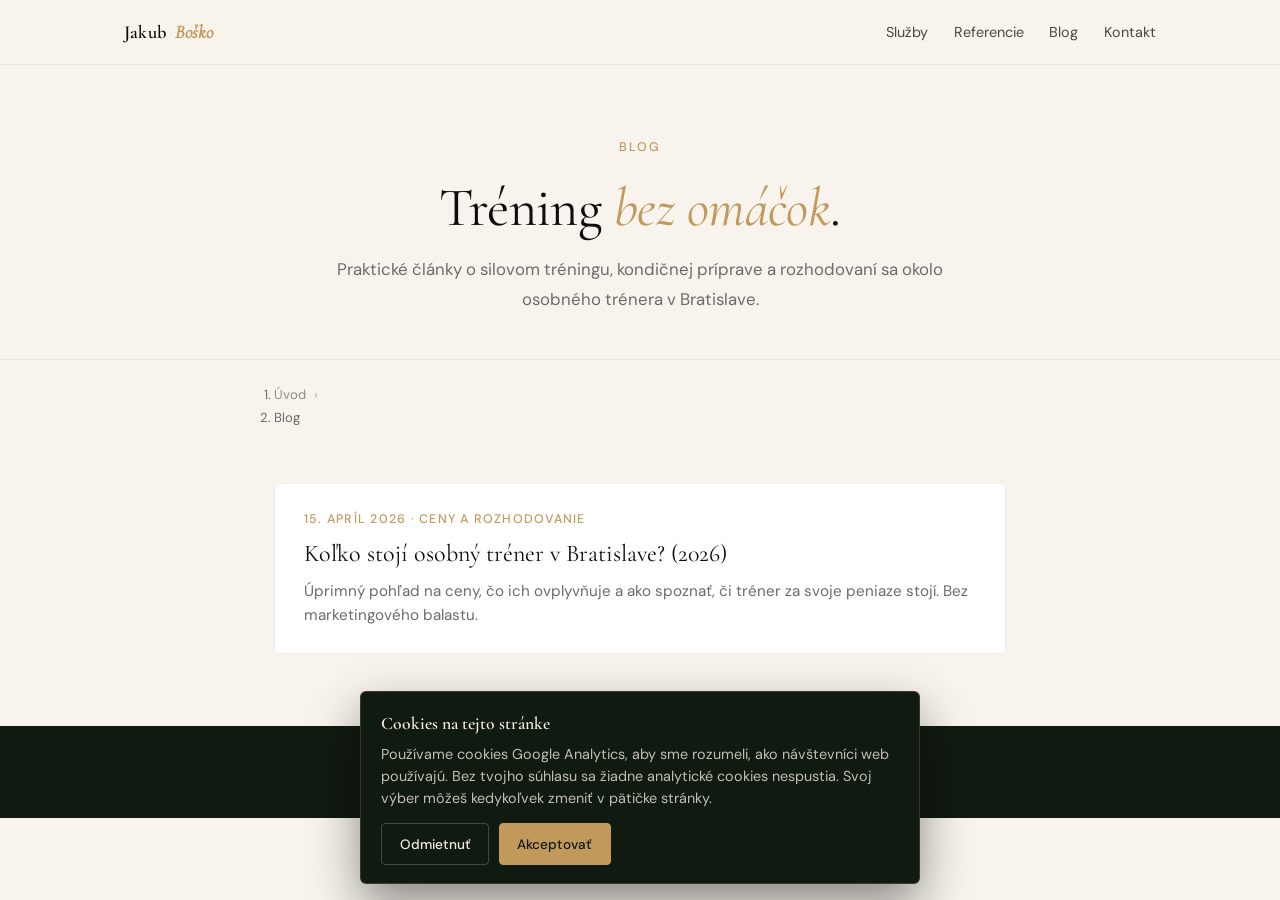
<file: blog/index.html>
<!DOCTYPE html>
<html lang="sk">
<head>
  <meta charset="UTF-8">
  <meta name="viewport" content="width=device-width, initial-scale=1.0">
  <meta name="theme-color" content="#f8f4ed">
  <meta name="robots" content="index, follow, max-snippet:-1, max-image-preview:large">

  <title>Blog — Osobný tréner Bratislava | Jakub Boško</title>
  <meta name="description" content="Články o silovom tréningu, kondičnej príprave a osobnom tréningu v Bratislave. Praktické rady od kondičného trénera Jakuba Boška.">
  <meta name="keywords" content="blog osobný tréner Bratislava, silový tréning blog, články o tréningu, Jakub Boško blog, kondičný tréner rady">
  <meta name="author" content="Jakub Boško">

  <link rel="canonical" href="https://www.trenerbratislava.sk/blog/">
  <link rel="alternate" hreflang="sk-SK" href="https://www.trenerbratislava.sk/blog/">
  <link rel="alternate" hreflang="x-default" href="https://www.trenerbratislava.sk/blog/">

  <meta property="og:type" content="website">
  <meta property="og:locale" content="sk_SK">
  <meta property="og:title" content="Blog — Osobný tréner Bratislava | Jakub Boško">
  <meta property="og:description" content="Praktické články o silovom tréningu a kondičnej príprave od trénera z Bratislavy.">
  <meta property="og:url" content="https://www.trenerbratislava.sk/blog/">
  <meta property="og:image" content="https://www.trenerbratislava.sk/images/og-image.jpg">
  <meta property="og:image:width" content="1200">
  <meta property="og:image:height" content="630">
  <meta property="og:image:alt" content="Jakub Boško — Osobný tréner Bratislava">

  <!-- ★ Twitter Card -->
  <meta name="twitter:card" content="summary_large_image">
  <meta name="twitter:title" content="Blog — Osobný tréner Bratislava | Jakub Boško">
  <meta name="twitter:description" content="Praktické články o silovom tréningu a kondičnej príprave od trénera z Bratislavy.">
  <meta name="twitter:image" content="https://www.trenerbratislava.sk/images/og-image.jpg">
  <meta name="twitter:image:alt" content="Jakub Boško — Osobný tréner Bratislava">

  <!-- Favicon -->
  <link rel="icon" href="/favicon.ico" sizes="48x48">
  <link rel="icon" href="/images/favicon-32x32.png" sizes="32x32" type="image/png">
  <link rel="apple-touch-icon" href="/images/apple-touch-icon.png">

  <!-- Fonty -->
  <link rel="preload" href="/fonts/cormorant-garamond-600-normal-latin.woff2" as="font" type="font/woff2" crossorigin>
  <link rel="preload" href="/fonts/dm-sans-400-normal-latin.woff2" as="font" type="font/woff2" crossorigin>
  <link rel="stylesheet" href="/fonts/fonts.css">
  <link rel="stylesheet" href="/blog/blog.css">

  <!-- ★ Google Consent Mode v2 — default DENIED (GDPR/ePrivacy) -->
  <script>
    window.dataLayer = window.dataLayer || [];
    function gtag(){dataLayer.push(arguments);}
    gtag('consent', 'default', {
      'ad_storage': 'denied',
      'ad_user_data': 'denied',
      'ad_personalization': 'denied',
      'analytics_storage': 'denied',
      'functionality_storage': 'granted',
      'security_storage': 'granted',
      'wait_for_update': 500
    });
  </script>
  <!-- Google tag (gtag.js) — spúšťa sa iba s platným súhlasom (Consent Mode) -->
  <script async src="https://www.googletagmanager.com/gtag/js?id=G-PN215FZCHQ"></script>
  <script>
    gtag('js', new Date());
    gtag('config', 'G-PN215FZCHQ', { 'anonymize_ip': true });
  </script>

  <!-- Structured data -->
  <script type="application/ld+json">
  {
    "@context": "https://schema.org",
    "@graph": [
      {
        "@type": "Blog",
        "@id": "https://www.trenerbratislava.sk/blog/#blog",
        "name": "Blog — Osobný tréner Bratislava",
        "description": "Praktické články o silovom tréningu, kondičnej príprave a osobnom tréningu v Bratislave.",
        "url": "https://www.trenerbratislava.sk/blog/",
        "inLanguage": "sk-SK",
        "publisher": {
          "@type": "LocalBusiness",
          "@id": "https://www.trenerbratislava.sk/#business",
          "name": "Jakub Boško — Osobný tréner Bratislava",
          "url": "https://www.trenerbratislava.sk/"
        },
        "author": {
          "@type": "Person",
          "@id": "https://www.trenerbratislava.sk/#trainer",
          "name": "Jakub Boško"
        },
        "blogPost": [
          {
            "@type": "BlogPosting",
            "headline": "Koľko stojí osobný tréner v Bratislave? (2026)",
            "url": "https://www.trenerbratislava.sk/blog/kolko-stoji-osobny-trener-bratislava/",
            "datePublished": "2026-04-15",
            "dateModified": "2026-04-15",
            "author": { "@type": "Person", "name": "Jakub Boško" }
          }
        ]
      },
      {
        "@type": "BreadcrumbList",
        "itemListElement": [
          { "@type": "ListItem", "position": 1, "name": "Úvod", "item": "https://www.trenerbratislava.sk/" },
          { "@type": "ListItem", "position": 2, "name": "Blog", "item": "https://www.trenerbratislava.sk/blog/" }
        ]
      }
    ]
  }
  </script>
</head>
<body>
  <nav class="blog-nav" aria-label="Hlavná navigácia">
    <div class="blog-nav__inner">
      <a href="/" class="blog-nav__brand">
        Jakub <span class="blog-nav__brand-accent">Boško</span>
      </a>
      <div class="blog-nav__links">
        <a href="/#services" data-hide-mobile>Služby</a>
        <a href="/#testimonials" data-hide-mobile>Referencie</a>
        <a href="/blog/">Blog</a>
        <a href="/#contact">Kontakt</a>
      </div>
    </div>
  </nav>

  <main>
    <header class="blog-hero">
      <div class="container">
        <p class="blog-hero__eyebrow">Blog</p>
        <h1 class="blog-hero__title">Tréning <em>bez omáčok</em>.</h1>
        <p class="blog-hero__subtitle">Praktické články o silovom tréningu, kondičnej príprave a rozhodovaní sa okolo osobného trénera v Bratislave.</p>
      </div>
    </header>

    <nav class="container" aria-label="Drobkovej navigácia">
      <ol class="breadcrumb">
        <li><a href="/">Úvod</a></li>
        <li>Blog</li>
      </ol>
    </nav>

    <section class="container">
      <div class="article-list">
        <a href="/blog/kolko-stoji-osobny-trener-bratislava/" class="article-card">
          <div class="article-card__meta">15. apríl 2026 · Ceny a rozhodovanie</div>
          <h2 class="article-card__title">Koľko stojí osobný tréner v Bratislave? (2026)</h2>
          <p class="article-card__excerpt">Úprimný pohľad na ceny, čo ich ovplyvňuje a ako spoznať, či tréner za svoje peniaze stojí. Bez marketingového balastu.</p>
        </a>
      </div>
    </section>
  </main>

  <footer class="blog-footer">
    <div class="container">
      <address class="blog-footer__nap">
        FITINN Kamenné námestie 1, 811 06 Bratislava &middot; <a href="tel:+421950490512">+421 950 490 512</a>
      </address>
      <div class="blog-footer__meta">
        <span>&copy; 2026 Jakub Boško &mdash; <a href="/">Osobný tréner Bratislava</a></span>
        <span class="sep" aria-hidden="true">&middot;</span>
        <button type="button" class="blog-footer__cookie-btn" data-cookie-settings aria-label="Nastavenia cookies">Cookies</button>
      </div>
    </div>
  </footer>

  <!-- Cookie consent (GDPR) + Google Consent Mode bridge -->
  <script src="/cookie-consent.js" defer></script>
</body>
</html>
</file>
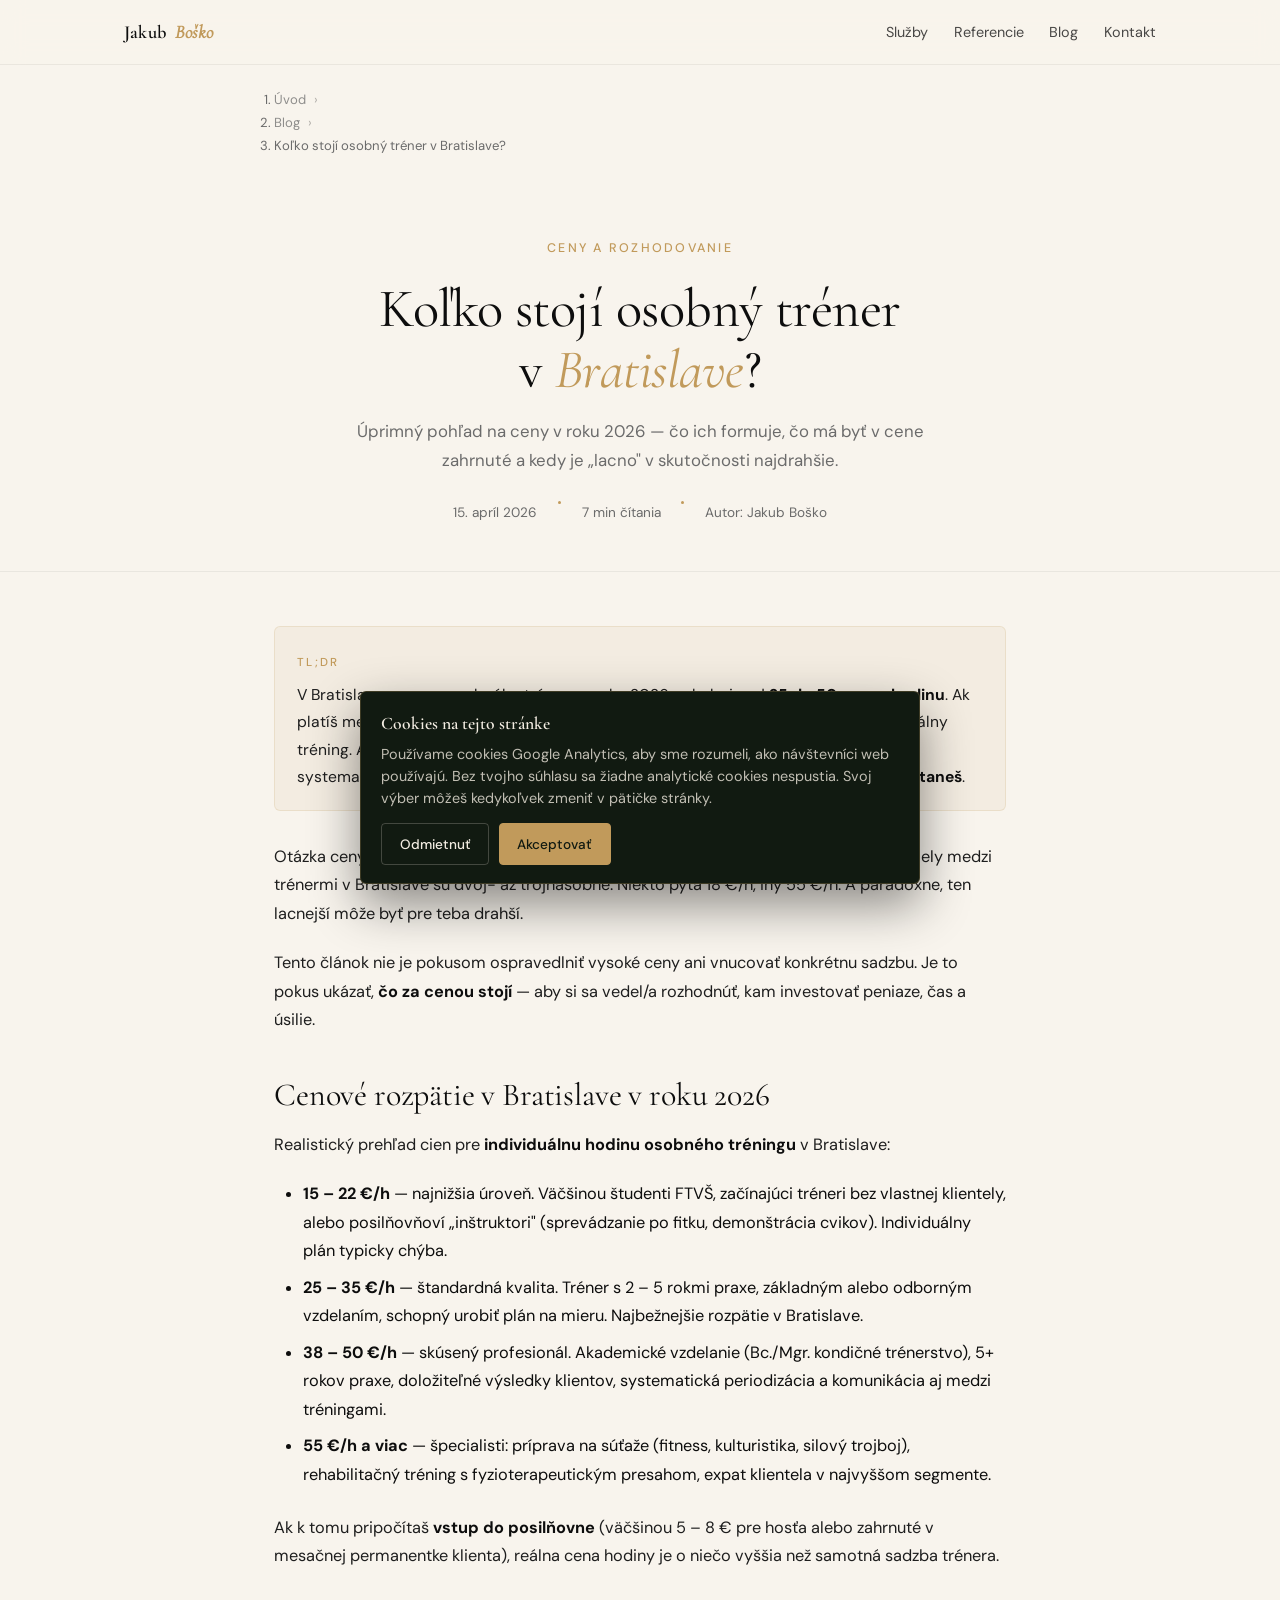
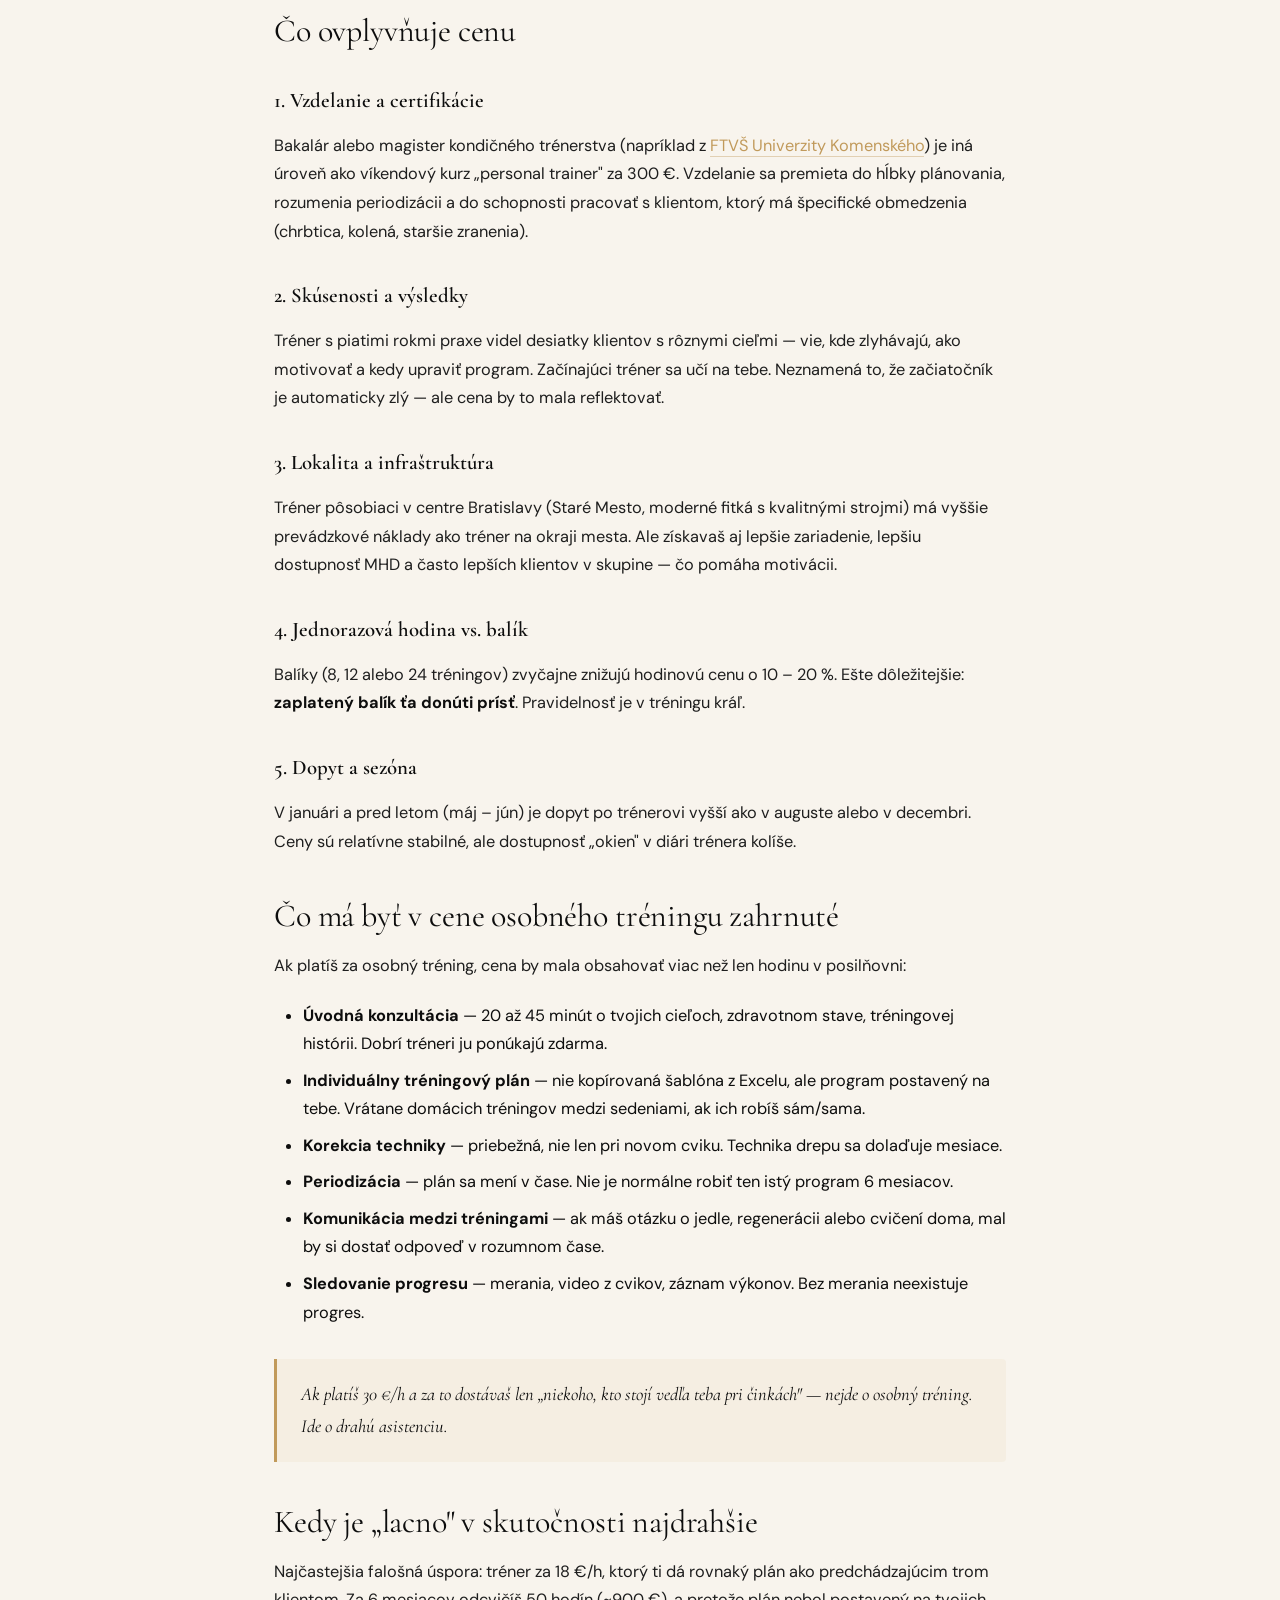
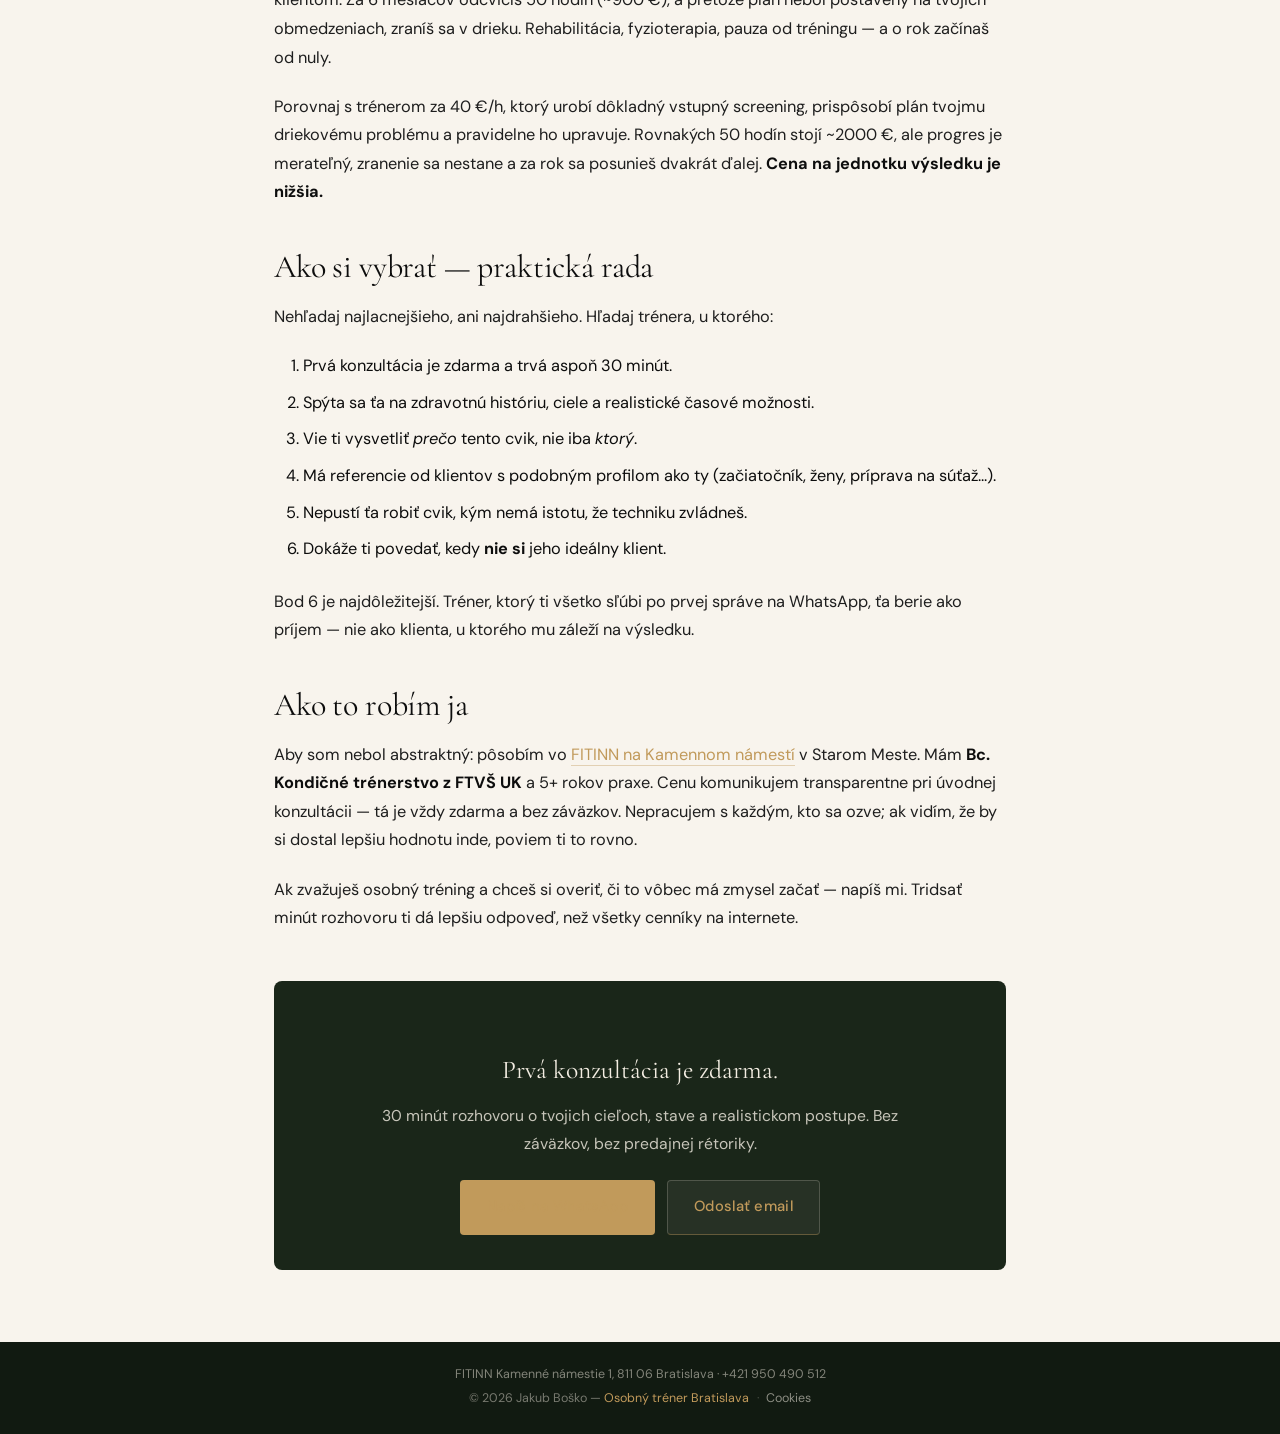
<file: blog/kolko-stoji-osobny-trener-bratislava/index.html>
<!DOCTYPE html>
<html lang="sk">
<head>
  <meta charset="UTF-8">
  <meta name="viewport" content="width=device-width, initial-scale=1.0">
  <meta name="theme-color" content="#f8f4ed">
  <meta name="robots" content="index, follow, max-snippet:-1, max-image-preview:large">

  <title>Koľko stojí osobný tréner v Bratislave? (2026) | Jakub Boško</title>
  <meta name="description" content="Úprimný prehľad cien osobného trénera v Bratislave v roku 2026: čo ovplyvňuje cenu, čo má byť v cene zahrnuté a ako rozpoznať tréning, ktorý za peniaze stojí.">
  <meta name="keywords" content="cena osobný tréner Bratislava, koľko stojí tréner, osobný tréner cena 2026, cena silového tréningu Bratislava, cena tréner Staré Mesto, tréner hodinová sadzba Bratislava">
  <meta name="author" content="Jakub Boško">

  <link rel="canonical" href="https://www.trenerbratislava.sk/blog/kolko-stoji-osobny-trener-bratislava/">
  <link rel="alternate" hreflang="sk-SK" href="https://www.trenerbratislava.sk/blog/kolko-stoji-osobny-trener-bratislava/">
  <link rel="alternate" hreflang="x-default" href="https://www.trenerbratislava.sk/blog/kolko-stoji-osobny-trener-bratislava/">

  <meta property="og:type" content="article">
  <meta property="og:locale" content="sk_SK">
  <meta property="og:title" content="Koľko stojí osobný tréner v Bratislave? (2026)">
  <meta property="og:description" content="Úprimný prehľad cien osobného trénera v Bratislave — čo ovplyvňuje cenu a ako rozpoznať dobrého trénera.">
  <meta property="og:url" content="https://www.trenerbratislava.sk/blog/kolko-stoji-osobny-trener-bratislava/">
  <meta property="og:image" content="https://www.trenerbratislava.sk/images/og-image.jpg">
  <meta property="og:image:width" content="1200">
  <meta property="og:image:height" content="630">
  <meta property="og:image:alt" content="Jakub Boško — Osobný tréner Bratislava">
  <meta property="article:published_time" content="2026-04-15">
  <meta property="article:modified_time" content="2026-04-15">
  <meta property="article:author" content="Jakub Boško">
  <meta property="article:section" content="Ceny a rozhodovanie">

  <meta name="twitter:card" content="summary_large_image">
  <meta name="twitter:title" content="Koľko stojí osobný tréner v Bratislave? (2026)">
  <meta name="twitter:description" content="Úprimný prehľad cien osobného trénera v Bratislave — čo ovplyvňuje cenu a ako rozpoznať dobrého trénera.">
  <meta name="twitter:image" content="https://www.trenerbratislava.sk/images/og-image.jpg">
  <meta name="twitter:image:alt" content="Jakub Boško — Osobný tréner Bratislava">

  <!-- Favicon -->
  <link rel="icon" href="/favicon.ico" sizes="48x48">
  <link rel="icon" href="/images/favicon-32x32.png" sizes="32x32" type="image/png">
  <link rel="apple-touch-icon" href="/images/apple-touch-icon.png">

  <!-- Fonty -->
  <link rel="preload" href="/fonts/cormorant-garamond-600-normal-latin.woff2" as="font" type="font/woff2" crossorigin>
  <link rel="preload" href="/fonts/dm-sans-400-normal-latin.woff2" as="font" type="font/woff2" crossorigin>
  <link rel="preload" href="/fonts/dm-sans-500-normal-latin.woff2" as="font" type="font/woff2" crossorigin>
  <link rel="stylesheet" href="/fonts/fonts.css">
  <link rel="stylesheet" href="/blog/blog.css">

  <!-- ★ Google Consent Mode v2 — default DENIED (GDPR/ePrivacy) -->
  <script>
    window.dataLayer = window.dataLayer || [];
    function gtag(){dataLayer.push(arguments);}
    gtag('consent', 'default', {
      'ad_storage': 'denied',
      'ad_user_data': 'denied',
      'ad_personalization': 'denied',
      'analytics_storage': 'denied',
      'functionality_storage': 'granted',
      'security_storage': 'granted',
      'wait_for_update': 500
    });
  </script>
  <!-- Google tag (gtag.js) — spúšťa sa iba s platným súhlasom (Consent Mode) -->
  <script async src="https://www.googletagmanager.com/gtag/js?id=G-PN215FZCHQ"></script>
  <script>
    gtag('js', new Date());
    gtag('config', 'G-PN215FZCHQ', { 'anonymize_ip': true });
  </script>

  <!-- Structured data -->
  <script type="application/ld+json">
  {
    "@context": "https://schema.org",
    "@graph": [
      {
        "@type": "BlogPosting",
        "@id": "https://www.trenerbratislava.sk/blog/kolko-stoji-osobny-trener-bratislava/#article",
        "headline": "Koľko stojí osobný tréner v Bratislave? (2026)",
        "description": "Úprimný prehľad cien osobného trénera v Bratislave — čo ovplyvňuje cenu, čo má byť v cene zahrnuté a ako rozpoznať tréning, ktorý za peniaze stojí.",
        "url": "https://www.trenerbratislava.sk/blog/kolko-stoji-osobny-trener-bratislava/",
        "mainEntityOfPage": "https://www.trenerbratislava.sk/blog/kolko-stoji-osobny-trener-bratislava/",
        "inLanguage": "sk-SK",
        "datePublished": "2026-04-15",
        "dateModified": "2026-04-15",
        "wordCount": 1050,
        "author": {
          "@type": "Person",
          "@id": "https://www.trenerbratislava.sk/#trainer",
          "name": "Jakub Boško",
          "url": "https://www.trenerbratislava.sk/"
        },
        "publisher": {
          "@type": "LocalBusiness",
          "@id": "https://www.trenerbratislava.sk/#business",
          "name": "Jakub Boško — Osobný tréner Bratislava",
          "url": "https://www.trenerbratislava.sk/",
          "logo": {
            "@type": "ImageObject",
            "url": "https://www.trenerbratislava.sk/images/og-image.jpg",
            "width": 1200,
            "height": 630
          }
        },
        "image": {
          "@type": "ImageObject",
          "url": "https://www.trenerbratislava.sk/images/og-image.jpg",
          "width": 1200,
          "height": 630
        },
        "keywords": "cena osobný tréner Bratislava, osobný tréner cena 2026, cena silového tréningu, hodinová sadzba tréner Bratislava",
        "articleSection": "Ceny a rozhodovanie",
        "isPartOf": { "@id": "https://www.trenerbratislava.sk/blog/#blog" }
      },
      {
        "@type": "BreadcrumbList",
        "itemListElement": [
          { "@type": "ListItem", "position": 1, "name": "Úvod", "item": "https://www.trenerbratislava.sk/" },
          { "@type": "ListItem", "position": 2, "name": "Blog", "item": "https://www.trenerbratislava.sk/blog/" },
          { "@type": "ListItem", "position": 3, "name": "Koľko stojí osobný tréner v Bratislave?", "item": "https://www.trenerbratislava.sk/blog/kolko-stoji-osobny-trener-bratislava/" }
        ]
      },
      {
        "@type": "FAQPage",
        "mainEntity": [
          {
            "@type": "Question",
            "name": "Aká je priemerná cena osobného trénera v Bratislave?",
            "acceptedAnswer": {
              "@type": "Answer",
              "text": "Priemerná cena osobného tréningu v Bratislave sa v roku 2026 pohybuje od 25 do 50 eur za hodinu. Konkrétna suma závisí od skúseností trénera, lokality, typu programu a od toho, či si kupuješ jednorazovú hodinu alebo balík."
            }
          },
          {
            "@type": "Question",
            "name": "Prečo je niektorý tréner dvakrát drahší ako iný?",
            "acceptedAnswer": {
              "@type": "Answer",
              "text": "Rozdiel v cene odráža skúsenosti trénera, jeho vzdelanie (diplom, certifikácie), výsledky klientov, kvalitu individuálneho plánu, dĺžku konzultácií a podporu mimo tréningu (úprava plánu, komunikácia medzi tréningami). Lacnejší tréner zvyčajne neposkytuje plán na mieru, iba vedie cvičenie."
            }
          },
          {
            "@type": "Question",
            "name": "Oplatí sa kupovať balík tréningov?",
            "acceptedAnswer": {
              "@type": "Answer",
              "text": "Pri sériovom tréningu (10+ tréningov) sa cena za hodinu zvyčajne zníži o 10 – 20 %. Balík má aj druhotný efekt: záväzok vopred znamená väčšiu pravdepodobnosť, že budeš chodiť pravidelne — a pravidelnosť rozhoduje o výsledkoch viac ako konkrétny program."
            }
          },
          {
            "@type": "Question",
            "name": "Čo má byť v cene osobného tréningu zahrnuté?",
            "acceptedAnswer": {
              "@type": "Answer",
              "text": "Dobrá cena by mala zahŕňať úvodnú konzultáciu, individuálny tréningový plán, korekciu techniky, periodizáciu (úpravy plánu v čase) a dostupnosť trénera na otázky mimo tréningu. Ak platíš za 'niekoho, kto ťa sprevádza po posilňovni', nejde o osobný tréning v pravom zmysle slova."
            }
          }
        ]
      }
    ]
  }
  </script>
</head>
<body>
  <nav class="blog-nav" aria-label="Hlavná navigácia">
    <div class="blog-nav__inner">
      <a href="/" class="blog-nav__brand">
        Jakub <span class="blog-nav__brand-accent">Boško</span>
      </a>
      <div class="blog-nav__links">
        <a href="/#services" data-hide-mobile>Služby</a>
        <a href="/#testimonials" data-hide-mobile>Referencie</a>
        <a href="/blog/">Blog</a>
        <a href="/#contact">Kontakt</a>
      </div>
    </div>
  </nav>

  <main>
    <nav class="container" aria-label="Drobkovej navigácia">
      <ol class="breadcrumb">
        <li><a href="/">Úvod</a></li>
        <li><a href="/blog/">Blog</a></li>
        <li>Koľko stojí osobný tréner v Bratislave?</li>
      </ol>
    </nav>

    <header class="blog-hero">
      <div class="container">
        <p class="blog-hero__eyebrow">Ceny a rozhodovanie</p>
        <h1 class="blog-hero__title">Koľko stojí osobný tréner v&nbsp;<em>Bratislave</em>?</h1>
        <p class="blog-hero__subtitle">Úprimný pohľad na ceny v roku 2026 — čo ich formuje, čo má byť v cene zahrnuté a kedy je „lacno" v skutočnosti najdrahšie.</p>
        <div class="blog-meta">
          <span>15. apríl 2026</span>
          <span class="blog-meta__dot"></span>
          <span>7 min čítania</span>
          <span class="blog-meta__dot"></span>
          <span>Autor: Jakub Boško</span>
        </div>
      </div>
    </header>

    <article class="article">
      <div class="container">
        <div class="tldr">
          <span class="tldr__label">TL;DR</span>
          <p>V Bratislave sa cena osobného trénera v roku 2026 pohybuje od <strong>25 do 50 eur za hodinu</strong>. Ak platíš menej ako 20 €/h, pravdepodobne dostávaš asistenciu pri cvičení, nie individuálny tréning. Ak platíš viac ako 55 €/h, mal by ti to kompenzovať vzdelanie, výsledky a systematická práca mimo tréningov. Rozhodujúce nie je „koľko“, ale <strong>čo v tej cene dostaneš</strong>.</p>
        </div>

        <p>Otázka ceny osobného trénera je prvá, ktorú ľudia položia. A je to pochopiteľné — rozdiely medzi trénermi v Bratislave sú dvoj- až trojnásobné. Niekto pýta 18 €/h, iný 55 €/h. A paradoxne, ten lacnejší môže byť pre teba drahší.</p>

        <p>Tento článok nie je pokusom ospravedlniť vysoké ceny ani vnucovať konkrétnu sadzbu. Je to pokus ukázať, <strong>čo za cenou stojí</strong> — aby si sa vedel/a rozhodnúť, kam investovať peniaze, čas a úsilie.</p>

        <h2>Cenové rozpätie v Bratislave v roku 2026</h2>

        <p>Realistický prehľad cien pre <strong>individuálnu hodinu osobného tréningu</strong> v Bratislave:</p>

        <ul>
          <li><strong>15 – 22 €/h</strong> — najnižšia úroveň. Väčšinou študenti FTVŠ, začínajúci tréneri bez vlastnej klientely, alebo posilňovňoví „inštruktori" (sprevádzanie po fitku, demonštrácia cvikov). Individuálny plán typicky chýba.</li>
          <li><strong>25 – 35 €/h</strong> — štandardná kvalita. Tréner s 2 – 5 rokmi praxe, základným alebo odborným vzdelaním, schopný urobiť plán na mieru. Najbežnejšie rozpätie v Bratislave.</li>
          <li><strong>38 – 50 €/h</strong> — skúsený profesionál. Akademické vzdelanie (Bc./Mgr. kondičné trénerstvo), 5+ rokov praxe, doložiteľné výsledky klientov, systematická periodizácia a komunikácia aj medzi tréningami.</li>
          <li><strong>55 €/h a viac</strong> — špecialisti: príprava na súťaže (fitness, kulturistika, silový trojboj), rehabilitačný tréning s fyzioterapeutickým presahom, expat klientela v najvyššom segmente.</li>
        </ul>

        <p>Ak k tomu pripočítaš <strong>vstup do posilňovne</strong> (väčšinou 5 – 8 € pre hosťa alebo zahrnuté v mesačnej permanentke klienta), reálna cena hodiny je o niečo vyššia než samotná sadzba trénera.</p>

        <h2>Čo ovplyvňuje cenu</h2>

        <h3>1. Vzdelanie a certifikácie</h3>
        <p>Bakalár alebo magister kondičného trénerstva (napríklad z <a href="https://www.fsport.uniba.sk/" target="_blank" rel="noopener noreferrer">FTVŠ Univerzity Komenského</a>) je iná úroveň ako víkendový kurz „personal trainer" za 300 €. Vzdelanie sa premieta do hĺbky plánovania, rozumenia periodizácii a do schopnosti pracovať s klientom, ktorý má špecifické obmedzenia (chrbtica, kolená, staršie zranenia).</p>

        <h3>2. Skúsenosti a výsledky</h3>
        <p>Tréner s piatimi rokmi praxe videl desiatky klientov s rôznymi cieľmi — vie, kde zlyhávajú, ako motivovať a kedy upraviť program. Začínajúci tréner sa učí na tebe. Neznamená to, že začiatočník je automaticky zlý — ale cena by to mala reflektovať.</p>

        <h3>3. Lokalita a infraštruktúra</h3>
        <p>Tréner pôsobiaci v centre Bratislavy (Staré Mesto, moderné fitká s kvalitnými strojmi) má vyššie prevádzkové náklady ako tréner na okraji mesta. Ale získavaš aj lepšie zariadenie, lepšiu dostupnosť MHD a často lepších klientov v skupine — čo pomáha motivácii.</p>

        <h3>4. Jednorazová hodina vs. balík</h3>
        <p>Balíky (8, 12 alebo 24 tréningov) zvyčajne znižujú hodinovú cenu o 10 – 20 %. Ešte dôležitejšie: <strong>zaplatený balík ťa donúti prísť</strong>. Pravidelnosť je v tréningu kráľ.</p>

        <h3>5. Dopyt a sezóna</h3>
        <p>V januári a pred letom (máj – jún) je dopyt po trénerovi vyšší ako v auguste alebo v decembri. Ceny sú relatívne stabilné, ale dostupnosť „okien" v diári trénera kolíše.</p>

        <h2>Čo má byť v cene osobného tréningu zahrnuté</h2>

        <p>Ak platíš za osobný tréning, cena by mala obsahovať viac než len hodinu v posilňovni:</p>

        <ul>
          <li><strong>Úvodná konzultácia</strong> — 20 až 45 minút o tvojich cieľoch, zdravotnom stave, tréningovej histórii. Dobrí tréneri ju ponúkajú zdarma.</li>
          <li><strong>Individuálny tréningový plán</strong> — nie kopírovaná šablóna z Excelu, ale program postavený na tebe. Vrátane domácich tréningov medzi sedeniami, ak ich robíš sám/sama.</li>
          <li><strong>Korekcia techniky</strong> — priebežná, nie len pri novom cviku. Technika drepu sa dolaďuje mesiace.</li>
          <li><strong>Periodizácia</strong> — plán sa mení v čase. Nie je normálne robiť ten istý program 6 mesiacov.</li>
          <li><strong>Komunikácia medzi tréningami</strong> — ak máš otázku o jedle, regenerácii alebo cvičení doma, mal by si dostať odpoveď v rozumnom čase.</li>
          <li><strong>Sledovanie progresu</strong> — merania, video z cvikov, záznam výkonov. Bez merania neexistuje progres.</li>
        </ul>

        <blockquote>Ak platíš 30 €/h a za to dostávaš len „niekoho, kto stojí vedľa teba pri činkách" — nejde o osobný tréning. Ide o drahú asistenciu.</blockquote>

        <h2>Kedy je „lacno" v skutočnosti najdrahšie</h2>

        <p>Najčastejšia falošná úspora: tréner za 18 €/h, ktorý ti dá rovnaký plán ako predchádzajúcim trom klientom. Za 6 mesiacov odcvičíš 50 hodín (~900 €), a pretože plán nebol postavený na tvojich obmedzeniach, zraníš sa v drieku. Rehabilitácia, fyzioterapia, pauza od tréningu — a o rok začínaš od nuly.</p>

        <p>Porovnaj s trénerom za 40 €/h, ktorý urobí dôkladný vstupný screening, prispôsobí plán tvojmu driekovému problému a pravidelne ho upravuje. Rovnakých 50 hodín stojí ~2000 €, ale progres je merateľný, zranenie sa nestane a za rok sa posunieš dvakrát ďalej. <strong>Cena na jednotku výsledku je nižšia.</strong></p>

        <h2>Ako si vybrať — praktická rada</h2>

        <p>Nehľadaj najlacnejšieho, ani najdrahšieho. Hľadaj trénera, u ktorého:</p>

        <ol>
          <li>Prvá konzultácia je zdarma a trvá aspoň 30 minút.</li>
          <li>Spýta sa ťa na zdravotnú históriu, ciele a realistické časové možnosti.</li>
          <li>Vie ti vysvetliť <em>prečo</em> tento cvik, nie iba <em>ktorý</em>.</li>
          <li>Má referencie od klientov s podobným profilom ako ty (začiatočník, ženy, príprava na súťaž…).</li>
          <li>Nepustí ťa robiť cvik, kým nemá istotu, že techniku zvládneš.</li>
          <li>Dokáže ti povedať, kedy <strong>nie si</strong> jeho ideálny klient.</li>
        </ol>

        <p>Bod 6 je najdôležitejší. Tréner, ktorý ti všetko sľúbi po prvej správe na WhatsApp, ťa berie ako príjem — nie ako klienta, u ktorého mu záleží na výsledku.</p>

        <h2>Ako to robím ja</h2>

        <p>Aby som nebol abstraktný: pôsobím vo <a href="/">FITINN na Kamennom námestí</a> v Starom Meste. Mám <strong>Bc. Kondičné trénerstvo z FTVŠ UK</strong> a 5+ rokov praxe. Cenu komunikujem transparentne pri úvodnej konzultácii — tá je vždy zdarma a bez záväzkov. Nepracujem s každým, kto sa ozve; ak vidím, že by si dostal lepšiu hodnotu inde, poviem ti to rovno.</p>

        <p>Ak zvažuješ osobný tréning a chceš si overiť, či to vôbec má zmysel začať — napíš mi. Tridsať minút rozhovoru ti dá lepšiu odpoveď, než všetky cenníky na internete.</p>

        <aside class="blog-cta" aria-label="Výzva k akcii">
          <h3>Prvá konzultácia je zdarma.</h3>
          <p>30 minút rozhovoru o tvojich cieľoch, stave a realistickom postupe. Bez záväzkov, bez predajnej rétoriky.</p>
          <div class="blog-cta__actions">
            <a href="https://wa.me/421950490512" class="btn btn--primary" target="_blank" rel="noopener noreferrer">Napíš na WhatsApp</a>
            <a href="/#contact" class="btn btn--ghost">Odoslať email</a>
          </div>
        </aside>
      </div>
    </article>
  </main>

  <footer class="blog-footer">
    <div class="container">
      <address class="blog-footer__nap">
        FITINN Kamenné námestie 1, 811 06 Bratislava &middot; <a href="tel:+421950490512">+421 950 490 512</a>
      </address>
      <div class="blog-footer__meta">
        <span>&copy; 2026 Jakub Boško &mdash; <a href="/">Osobný tréner Bratislava</a></span>
        <span class="sep" aria-hidden="true">&middot;</span>
        <button type="button" class="blog-footer__cookie-btn" data-cookie-settings aria-label="Nastavenia cookies">Cookies</button>
      </div>
    </div>
  </footer>

  <!-- Cookie consent (GDPR) + Google Consent Mode bridge -->
  <script src="/cookie-consent.js" defer></script>
</body>
</html>
</file>
<file: fonts/fonts.css>
@font-face {
  font-family: 'Cormorant Garamond';
  font-style: italic;
  font-weight: 300;
  font-display: swap;
  src: url('/fonts/cormorant-garamond-300-italic-latin-ext.woff2') format('woff2');
    unicode-range: U+0100-02BA, U+02BD-02C5, U+02C7-02CC, U+02CE-02D7, U+02DD-02FF, U+0304, U+0308, U+0329, U+1D00-1DBF, U+1E00-1E9F, U+1EF2-1EFF, U+2020, U+20A0-20AB, U+20AD-20C0, U+2113, U+2C60-2C7F, U+A720-A7FF;
}
@font-face {
  font-family: 'Cormorant Garamond';
  font-style: italic;
  font-weight: 300;
  font-display: swap;
  src: url('/fonts/cormorant-garamond-300-italic-latin.woff2') format('woff2');
    unicode-range: U+0000-00FF, U+0131, U+0152-0153, U+02BB-02BC, U+02C6, U+02DA, U+02DC, U+0304, U+0308, U+0329, U+2000-206F, U+20AC, U+2122, U+2191, U+2193, U+2212, U+2215, U+FEFF, U+FFFD;
}
@font-face {
  font-family: 'Cormorant Garamond';
  font-style: italic;
  font-weight: 400;
  font-display: swap;
  src: url('/fonts/cormorant-garamond-400-italic-latin-ext.woff2') format('woff2');
    unicode-range: U+0100-02BA, U+02BD-02C5, U+02C7-02CC, U+02CE-02D7, U+02DD-02FF, U+0304, U+0308, U+0329, U+1D00-1DBF, U+1E00-1E9F, U+1EF2-1EFF, U+2020, U+20A0-20AB, U+20AD-20C0, U+2113, U+2C60-2C7F, U+A720-A7FF;
}
@font-face {
  font-family: 'Cormorant Garamond';
  font-style: italic;
  font-weight: 400;
  font-display: swap;
  src: url('/fonts/cormorant-garamond-400-italic-latin.woff2') format('woff2');
    unicode-range: U+0000-00FF, U+0131, U+0152-0153, U+02BB-02BC, U+02C6, U+02DA, U+02DC, U+0304, U+0308, U+0329, U+2000-206F, U+20AC, U+2122, U+2191, U+2193, U+2212, U+2215, U+FEFF, U+FFFD;
}
@font-face {
  font-family: 'Cormorant Garamond';
  font-style: normal;
  font-weight: 300;
  font-display: swap;
  src: url('/fonts/cormorant-garamond-300-normal-latin-ext.woff2') format('woff2');
    unicode-range: U+0100-02BA, U+02BD-02C5, U+02C7-02CC, U+02CE-02D7, U+02DD-02FF, U+0304, U+0308, U+0329, U+1D00-1DBF, U+1E00-1E9F, U+1EF2-1EFF, U+2020, U+20A0-20AB, U+20AD-20C0, U+2113, U+2C60-2C7F, U+A720-A7FF;
}
@font-face {
  font-family: 'Cormorant Garamond';
  font-style: normal;
  font-weight: 300;
  font-display: swap;
  src: url('/fonts/cormorant-garamond-300-normal-latin.woff2') format('woff2');
    unicode-range: U+0000-00FF, U+0131, U+0152-0153, U+02BB-02BC, U+02C6, U+02DA, U+02DC, U+0304, U+0308, U+0329, U+2000-206F, U+20AC, U+2122, U+2191, U+2193, U+2212, U+2215, U+FEFF, U+FFFD;
}
@font-face {
  font-family: 'Cormorant Garamond';
  font-style: normal;
  font-weight: 400;
  font-display: swap;
  src: url('/fonts/cormorant-garamond-400-normal-latin-ext.woff2') format('woff2');
    unicode-range: U+0100-02BA, U+02BD-02C5, U+02C7-02CC, U+02CE-02D7, U+02DD-02FF, U+0304, U+0308, U+0329, U+1D00-1DBF, U+1E00-1E9F, U+1EF2-1EFF, U+2020, U+20A0-20AB, U+20AD-20C0, U+2113, U+2C60-2C7F, U+A720-A7FF;
}
@font-face {
  font-family: 'Cormorant Garamond';
  font-style: normal;
  font-weight: 400;
  font-display: swap;
  src: url('/fonts/cormorant-garamond-400-normal-latin.woff2') format('woff2');
    unicode-range: U+0000-00FF, U+0131, U+0152-0153, U+02BB-02BC, U+02C6, U+02DA, U+02DC, U+0304, U+0308, U+0329, U+2000-206F, U+20AC, U+2122, U+2191, U+2193, U+2212, U+2215, U+FEFF, U+FFFD;
}
@font-face {
  font-family: 'Cormorant Garamond';
  font-style: normal;
  font-weight: 600;
  font-display: swap;
  src: url('/fonts/cormorant-garamond-600-normal-latin-ext.woff2') format('woff2');
    unicode-range: U+0100-02BA, U+02BD-02C5, U+02C7-02CC, U+02CE-02D7, U+02DD-02FF, U+0304, U+0308, U+0329, U+1D00-1DBF, U+1E00-1E9F, U+1EF2-1EFF, U+2020, U+20A0-20AB, U+20AD-20C0, U+2113, U+2C60-2C7F, U+A720-A7FF;
}
@font-face {
  font-family: 'Cormorant Garamond';
  font-style: normal;
  font-weight: 600;
  font-display: swap;
  src: url('/fonts/cormorant-garamond-600-normal-latin.woff2') format('woff2');
    unicode-range: U+0000-00FF, U+0131, U+0152-0153, U+02BB-02BC, U+02C6, U+02DA, U+02DC, U+0304, U+0308, U+0329, U+2000-206F, U+20AC, U+2122, U+2191, U+2193, U+2212, U+2215, U+FEFF, U+FFFD;
}
@font-face {
  font-family: 'Cormorant Garamond';
  font-style: normal;
  font-weight: 700;
  font-display: swap;
  src: url('/fonts/cormorant-garamond-700-normal-latin-ext.woff2') format('woff2');
    unicode-range: U+0100-02BA, U+02BD-02C5, U+02C7-02CC, U+02CE-02D7, U+02DD-02FF, U+0304, U+0308, U+0329, U+1D00-1DBF, U+1E00-1E9F, U+1EF2-1EFF, U+2020, U+20A0-20AB, U+20AD-20C0, U+2113, U+2C60-2C7F, U+A720-A7FF;
}
@font-face {
  font-family: 'Cormorant Garamond';
  font-style: normal;
  font-weight: 700;
  font-display: swap;
  src: url('/fonts/cormorant-garamond-700-normal-latin.woff2') format('woff2');
    unicode-range: U+0000-00FF, U+0131, U+0152-0153, U+02BB-02BC, U+02C6, U+02DA, U+02DC, U+0304, U+0308, U+0329, U+2000-206F, U+20AC, U+2122, U+2191, U+2193, U+2212, U+2215, U+FEFF, U+FFFD;
}
@font-face {
  font-family: 'DM Sans';
  font-style: italic;
  font-weight: 400;
  font-display: swap;
  src: url('/fonts/dm-sans-400-italic-latin-ext.woff2') format('woff2');
    unicode-range: U+0100-02BA, U+02BD-02C5, U+02C7-02CC, U+02CE-02D7, U+02DD-02FF, U+0304, U+0308, U+0329, U+1D00-1DBF, U+1E00-1E9F, U+1EF2-1EFF, U+2020, U+20A0-20AB, U+20AD-20C0, U+2113, U+2C60-2C7F, U+A720-A7FF;
}
@font-face {
  font-family: 'DM Sans';
  font-style: italic;
  font-weight: 400;
  font-display: swap;
  src: url('/fonts/dm-sans-400-italic-latin.woff2') format('woff2');
    unicode-range: U+0000-00FF, U+0131, U+0152-0153, U+02BB-02BC, U+02C6, U+02DA, U+02DC, U+0304, U+0308, U+0329, U+2000-206F, U+20AC, U+2122, U+2191, U+2193, U+2212, U+2215, U+FEFF, U+FFFD;
}
@font-face {
  font-family: 'DM Sans';
  font-style: normal;
  font-weight: 400;
  font-display: swap;
  src: url('/fonts/dm-sans-400-normal-latin-ext.woff2') format('woff2');
    unicode-range: U+0100-02BA, U+02BD-02C5, U+02C7-02CC, U+02CE-02D7, U+02DD-02FF, U+0304, U+0308, U+0329, U+1D00-1DBF, U+1E00-1E9F, U+1EF2-1EFF, U+2020, U+20A0-20AB, U+20AD-20C0, U+2113, U+2C60-2C7F, U+A720-A7FF;
}
@font-face {
  font-family: 'DM Sans';
  font-style: normal;
  font-weight: 400;
  font-display: swap;
  src: url('/fonts/dm-sans-400-normal-latin.woff2') format('woff2');
    unicode-range: U+0000-00FF, U+0131, U+0152-0153, U+02BB-02BC, U+02C6, U+02DA, U+02DC, U+0304, U+0308, U+0329, U+2000-206F, U+20AC, U+2122, U+2191, U+2193, U+2212, U+2215, U+FEFF, U+FFFD;
}
@font-face {
  font-family: 'DM Sans';
  font-style: normal;
  font-weight: 500;
  font-display: swap;
  src: url('/fonts/dm-sans-500-normal-latin-ext.woff2') format('woff2');
    unicode-range: U+0100-02BA, U+02BD-02C5, U+02C7-02CC, U+02CE-02D7, U+02DD-02FF, U+0304, U+0308, U+0329, U+1D00-1DBF, U+1E00-1E9F, U+1EF2-1EFF, U+2020, U+20A0-20AB, U+20AD-20C0, U+2113, U+2C60-2C7F, U+A720-A7FF;
}
@font-face {
  font-family: 'DM Sans';
  font-style: normal;
  font-weight: 500;
  font-display: swap;
  src: url('/fonts/dm-sans-500-normal-latin.woff2') format('woff2');
    unicode-range: U+0000-00FF, U+0131, U+0152-0153, U+02BB-02BC, U+02C6, U+02DA, U+02DC, U+0304, U+0308, U+0329, U+2000-206F, U+20AC, U+2122, U+2191, U+2193, U+2212, U+2215, U+FEFF, U+FFFD;
}
@font-face {
  font-family: 'DM Sans';
  font-style: normal;
  font-weight: 700;
  font-display: swap;
  src: url('/fonts/dm-sans-700-normal-latin-ext.woff2') format('woff2');
    unicode-range: U+0100-02BA, U+02BD-02C5, U+02C7-02CC, U+02CE-02D7, U+02DD-02FF, U+0304, U+0308, U+0329, U+1D00-1DBF, U+1E00-1E9F, U+1EF2-1EFF, U+2020, U+20A0-20AB, U+20AD-20C0, U+2113, U+2C60-2C7F, U+A720-A7FF;
}
@font-face {
  font-family: 'DM Sans';
  font-style: normal;
  font-weight: 700;
  font-display: swap;
  src: url('/fonts/dm-sans-700-normal-latin.woff2') format('woff2');
    unicode-range: U+0000-00FF, U+0131, U+0152-0153, U+02BB-02BC, U+02C6, U+02DA, U+02DC, U+0304, U+0308, U+0329, U+2000-206F, U+20AC, U+2122, U+2191, U+2193, U+2212, U+2215, U+FEFF, U+FFFD;
}
</file>
<file: blog/blog.css>
/* Blog — zdielaný štýl s rovnakým vizuálom ako index.html */
*, *::before, *::after { margin: 0; padding: 0; box-sizing: border-box; }

:root {
  --color-deep:       #111a11;
  --color-dark:       #1a2619;
  --color-cream:      #f3ede2;
  --color-cream-soft: #ebe4d6;
  --color-warm:       #f8f4ed;
  --color-accent:     #c19a5b;
  --color-accent-light:#d4b07a;
  --color-text-dark:  #0d0d0d;
  --color-text-muted: #6b6b6b;
  --font-serif:       'Cormorant Garamond', Georgia, 'Times New Roman', serif;
  --font-sans:        'DM Sans', 'Segoe UI', system-ui, sans-serif;
  --ease-luxury:      cubic-bezier(0.16, 1, 0.3, 1);
  --container-max:    780px;
  --container-wide:   1080px;
  --nav-height:       72px;
}

html { scroll-behavior: smooth; -webkit-text-size-adjust: 100%; }

body {
  font-family: var(--font-sans);
  font-size: 1rem;
  line-height: 1.75;
  color: var(--color-text-dark);
  background: var(--color-warm);
  -webkit-font-smoothing: antialiased;
  -moz-osx-font-smoothing: grayscale;
}

a { color: inherit; }

img { max-width: 100%; height: auto; display: block; }

.container {
  max-width: var(--container-max);
  margin: 0 auto;
  padding: 0 1.5rem;
}

.container--wide {
  max-width: var(--container-wide);
}

/* NAV */
.blog-nav {
  position: sticky;
  top: 0;
  z-index: 50;
  background: rgba(248, 244, 237, 0.85);
  backdrop-filter: saturate(140%) blur(12px);
  -webkit-backdrop-filter: saturate(140%) blur(12px);
  border-bottom: 1px solid rgba(13, 13, 13, 0.06);
}

.blog-nav__inner {
  display: flex;
  align-items: center;
  justify-content: space-between;
  gap: 1rem;
  padding: 1rem 1.5rem;
  max-width: var(--container-wide);
  margin: 0 auto;
}

.blog-nav__brand {
  font-family: var(--font-serif);
  font-size: 1.15rem;
  font-weight: 600;
  letter-spacing: 0.01em;
  color: var(--color-text-dark);
  text-decoration: none;
  display: inline-flex;
  align-items: center;
  gap: 0.55rem;
}

.blog-nav__brand-accent {
  color: var(--color-accent);
  font-style: italic;
}

.blog-nav__links {
  display: flex;
  gap: 1.6rem;
  font-family: var(--font-sans);
  font-size: 0.9rem;
}

.blog-nav__links a {
  color: var(--color-text-dark);
  text-decoration: none;
  opacity: 0.75;
  transition: opacity .3s var(--ease-luxury);
}

.blog-nav__links a:hover { opacity: 1; color: var(--color-accent); }

@media (max-width: 640px) {
  .blog-nav__links { gap: 1rem; font-size: 0.85rem; }
  .blog-nav__links a[data-hide-mobile] { display: none; }
}

/* HERO */
.blog-hero {
  padding: clamp(3rem, 8vh, 5rem) 0 clamp(2rem, 5vh, 3rem);
  text-align: center;
  border-bottom: 1px solid rgba(13, 13, 13, 0.06);
}

.blog-hero__eyebrow {
  font-family: var(--font-sans);
  font-size: 0.78rem;
  font-weight: 500;
  letter-spacing: 0.18em;
  text-transform: uppercase;
  color: var(--color-accent);
  margin-bottom: 1.2rem;
}

.blog-hero__title {
  font-family: var(--font-serif);
  font-size: clamp(2rem, 5.5vw, 3.4rem);
  font-weight: 500;
  line-height: 1.12;
  color: var(--color-text-dark);
  margin-bottom: 1rem;
  letter-spacing: -0.01em;
}

.blog-hero__title em { color: var(--color-accent); font-style: italic; }

.blog-hero__subtitle {
  font-size: 1.05rem;
  color: var(--color-text-muted);
  max-width: 620px;
  margin: 0 auto;
}

.blog-meta {
  display: inline-flex;
  flex-wrap: wrap;
  justify-content: center;
  gap: 0.8rem 1.3rem;
  margin-top: 1.6rem;
  font-size: 0.85rem;
  color: var(--color-text-muted);
  font-family: var(--font-sans);
}

.blog-meta span { display: inline-flex; align-items: center; gap: 0.4rem; }
.blog-meta__dot { width: 3px; height: 3px; background: var(--color-accent); border-radius: 50%; }

/* ARTICLE */
.article {
  padding: clamp(2.5rem, 6vh, 4rem) 0 clamp(3rem, 8vh, 5rem);
}

.article h2 {
  font-family: var(--font-serif);
  font-size: clamp(1.5rem, 3vw, 2rem);
  font-weight: 500;
  margin: 2.5rem 0 1rem;
  color: var(--color-text-dark);
  line-height: 1.25;
  letter-spacing: -0.005em;
}

.article h3 {
  font-family: var(--font-serif);
  font-size: 1.3rem;
  font-weight: 600;
  margin: 2rem 0 0.8rem;
  color: var(--color-text-dark);
}

.article p {
  margin-bottom: 1.3rem;
  font-size: 1.02rem;
  color: #1e1e1e;
}

.article ul, .article ol {
  margin: 1rem 0 1.5rem 1.3rem;
  padding-left: 0.5rem;
}

.article li { margin-bottom: 0.5rem; font-size: 1.02rem; }

.article strong { font-weight: 600; color: var(--color-text-dark); }

.article a {
  color: var(--color-accent);
  text-decoration: none;
  border-bottom: 1px solid rgba(193, 154, 91, 0.4);
  transition: border-color .3s var(--ease-luxury);
}

.article a:hover { border-color: var(--color-accent); }

.article blockquote {
  margin: 2rem 0;
  padding: 1.2rem 1.5rem;
  border-left: 3px solid var(--color-accent);
  background: rgba(193, 154, 91, 0.07);
  font-family: var(--font-serif);
  font-size: 1.15rem;
  font-style: italic;
  color: var(--color-text-dark);
  border-radius: 0 4px 4px 0;
}

.tldr {
  padding: 1.2rem 1.4rem;
  background: rgba(193, 154, 91, 0.08);
  border: 1px solid rgba(193, 154, 91, 0.18);
  border-radius: 6px;
  margin: 0 0 2rem;
}

.tldr__label {
  display: inline-block;
  font-size: 0.72rem;
  font-weight: 500;
  letter-spacing: 0.18em;
  text-transform: uppercase;
  color: var(--color-accent);
  margin-bottom: 0.5rem;
}

.tldr p { margin: 0; font-size: 0.98rem; }

/* CTA */
.blog-cta {
  margin-top: 3rem;
  padding: 2.2rem 1.8rem;
  background: var(--color-dark);
  color: var(--color-cream);
  border-radius: 8px;
  text-align: center;
}

.blog-cta h3 {
  font-family: var(--font-serif);
  font-size: 1.6rem;
  font-weight: 500;
  margin-bottom: 0.6rem;
  color: var(--color-cream);
}

.blog-cta p {
  font-size: 0.98rem;
  color: rgba(243, 237, 226, 0.8);
  margin-bottom: 1.4rem;
  max-width: 520px;
  margin-left: auto;
  margin-right: auto;
}

.blog-cta__actions {
  display: flex;
  gap: 0.8rem;
  justify-content: center;
  flex-wrap: wrap;
}

.btn {
  display: inline-flex;
  align-items: center;
  gap: 0.5rem;
  padding: 0.85rem 1.6rem;
  font-family: var(--font-sans);
  font-size: 0.92rem;
  font-weight: 500;
  letter-spacing: 0.02em;
  text-decoration: none;
  border-radius: 4px;
  border: 1px solid transparent;
  transition: all .4s var(--ease-luxury);
  cursor: pointer;
}

.btn--primary {
  background: var(--color-accent);
  color: var(--color-deep);
  border-color: var(--color-accent);
}

.btn--primary:hover {
  background: transparent;
  color: var(--color-accent);
  transform: translateY(-2px);
}

.btn--ghost {
  background: rgba(243, 237, 226, 0.06);
  color: var(--color-cream);
  border-color: rgba(243, 237, 226, 0.2);
}

.btn--ghost:hover {
  background: rgba(243, 237, 226, 0.12);
  border-color: var(--color-accent);
  transform: translateY(-2px);
}

/* BREADCRUMB */
.breadcrumb {
  font-size: 0.82rem;
  color: var(--color-text-muted);
  font-family: var(--font-sans);
  padding: 1.5rem 0 0.5rem;
}

.breadcrumb ol { list-style: none; display: flex; flex-wrap: wrap; gap: 0.5rem; }

.breadcrumb li::after {
  content: '›';
  margin-left: 0.5rem;
  color: rgba(13, 13, 13, 0.3);
}

.breadcrumb li:last-child::after { content: ''; }

.breadcrumb a {
  color: inherit;
  text-decoration: none;
  opacity: 0.75;
}

.breadcrumb a:hover { color: var(--color-accent); opacity: 1; }

/* ARTICLE LIST (blog index) */
.article-list {
  padding: clamp(2rem, 5vh, 3rem) 0 clamp(3rem, 8vh, 5rem);
  display: grid;
  gap: 1.5rem;
}

.article-card {
  display: block;
  padding: 1.6rem 1.8rem;
  background: #fff;
  border: 1px solid rgba(13, 13, 13, 0.06);
  border-radius: 6px;
  text-decoration: none;
  color: inherit;
  transition: all .35s var(--ease-luxury);
}

.article-card:hover {
  border-color: rgba(193, 154, 91, 0.35);
  transform: translateY(-2px);
  box-shadow: 0 12px 32px rgba(13, 13, 13, 0.05);
}

.article-card__meta {
  font-size: 0.78rem;
  letter-spacing: 0.1em;
  text-transform: uppercase;
  color: var(--color-accent);
  margin-bottom: 0.5rem;
  font-weight: 500;
}

.article-card__title {
  font-family: var(--font-serif);
  font-size: 1.5rem;
  font-weight: 500;
  line-height: 1.25;
  margin-bottom: 0.6rem;
  color: var(--color-text-dark);
}

.article-card__excerpt {
  font-size: 0.95rem;
  color: var(--color-text-muted);
  line-height: 1.6;
}

.article-list__empty {
  text-align: center;
  padding: 3rem 1rem;
  color: var(--color-text-muted);
  font-style: italic;
}

/* FOOTER */
.blog-footer {
  background: var(--color-deep);
  color: rgba(243, 237, 226, 0.7);
  padding: 1.5rem 0;
  font-size: 0.82rem;
  text-align: center;
}

.blog-footer .container {
  display: flex;
  flex-direction: column;
  gap: 0.3rem;
  align-items: center;
}

.blog-footer a {
  color: var(--color-accent);
  text-decoration: none;
}

.blog-footer__nap {
  font-style: normal;
  color: rgba(243, 237, 226, 0.5);
  font-size: 0.78rem;
  line-height: 1.4;
}

.blog-footer__nap a {
  color: inherit;
}

.blog-footer__nap a:hover {
  color: var(--color-accent);
}

.blog-footer__meta {
  display: inline-flex;
  align-items: center;
  gap: 0.45rem;
  color: rgba(243, 237, 226, 0.45);
  font-size: 0.78rem;
}

.blog-footer__meta .sep {
  color: rgba(243, 237, 226, 0.25);
}

.blog-footer__cookie-btn {
  background: none;
  border: none;
  padding: 0;
  font: inherit;
  color: rgba(243, 237, 226, 0.55);
  cursor: pointer;
  transition: color 0.3s ease;
}

.blog-footer__cookie-btn:hover,
.blog-footer__cookie-btn:focus-visible {
  color: var(--color-accent);
  outline: none;
}
</file>
